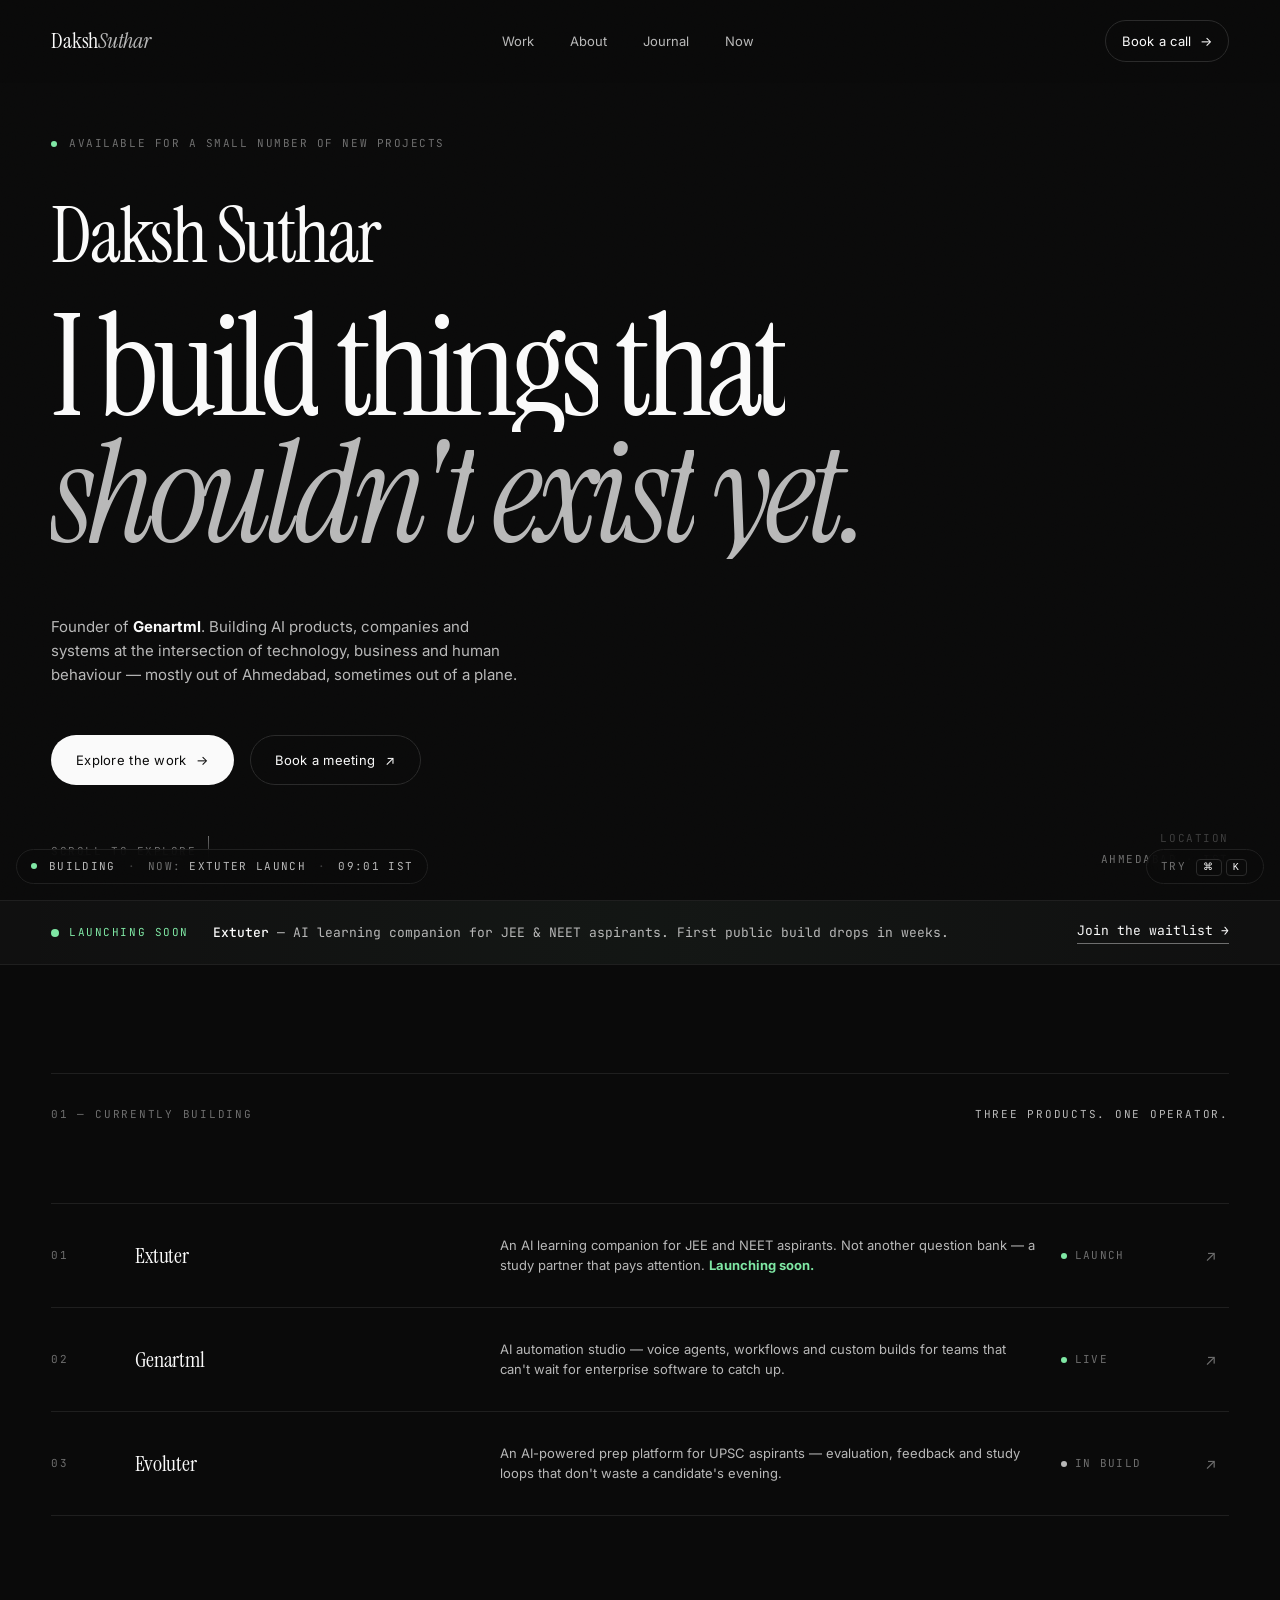
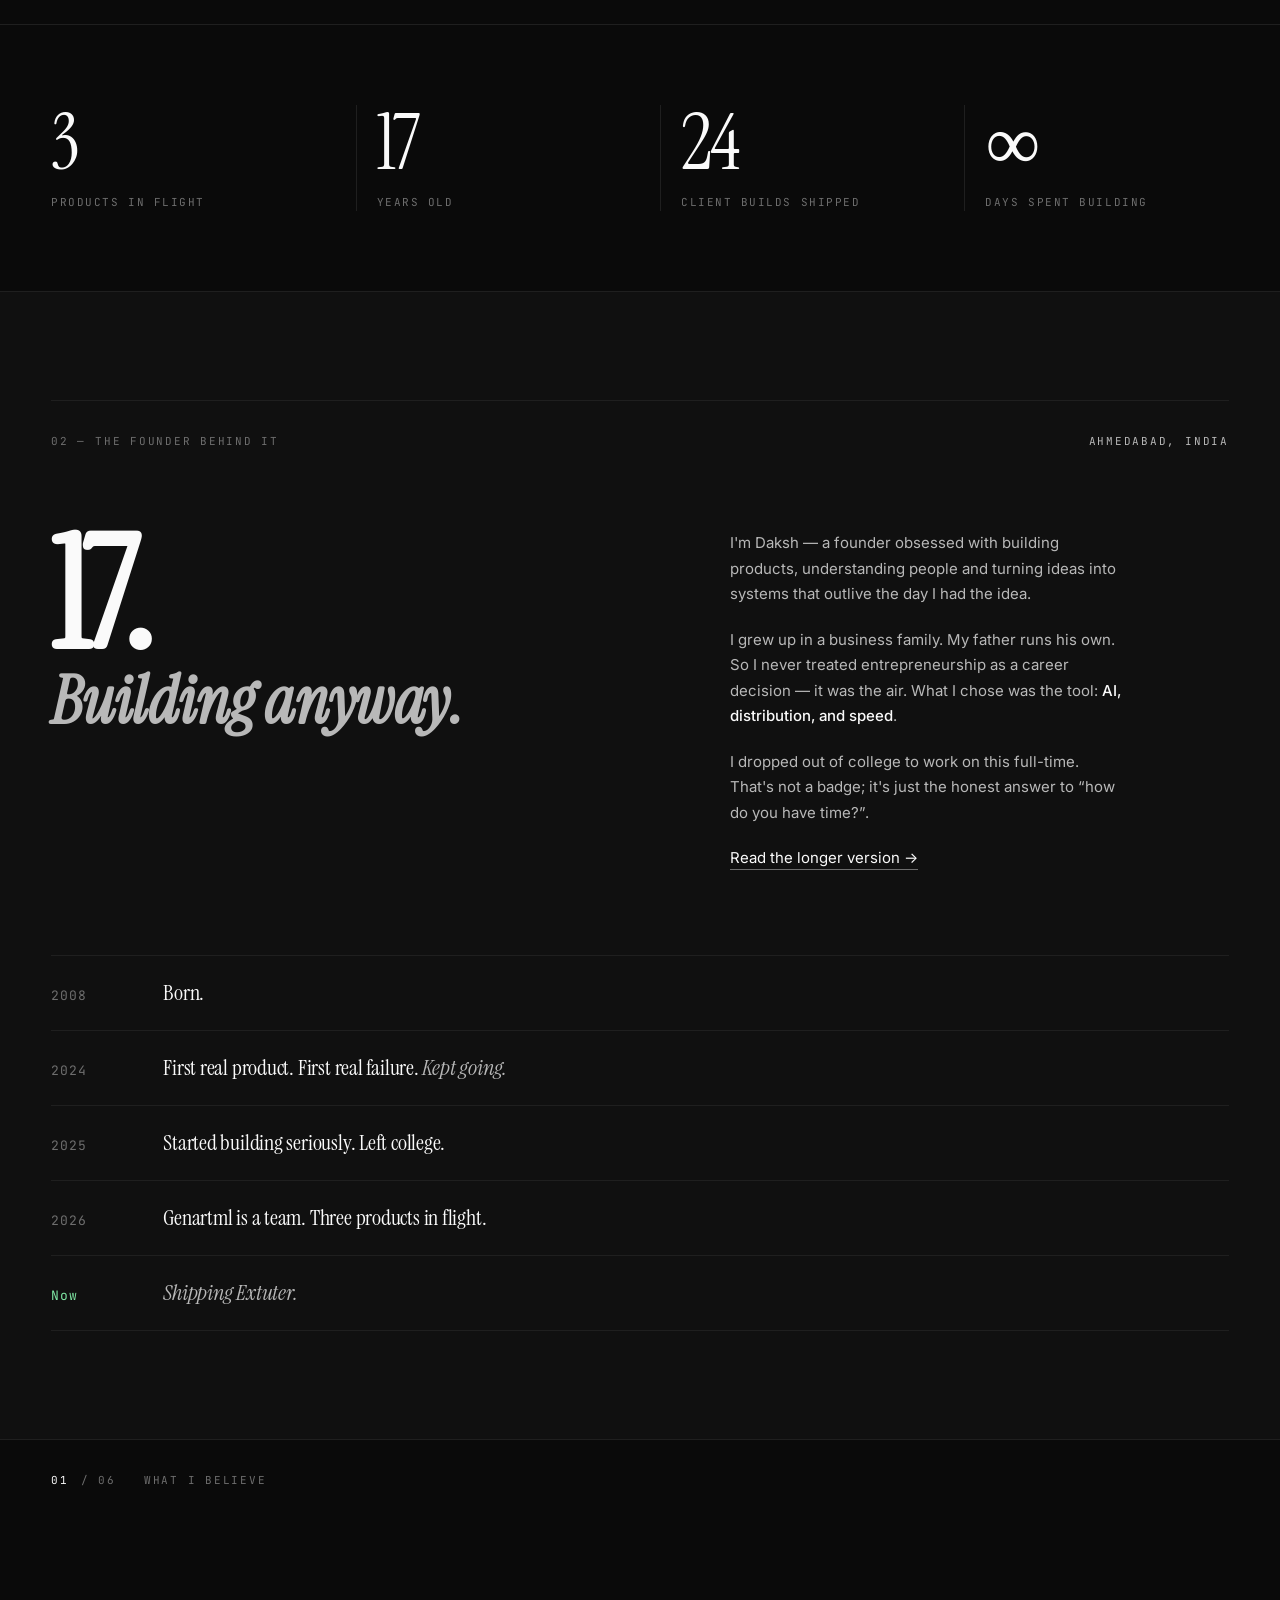
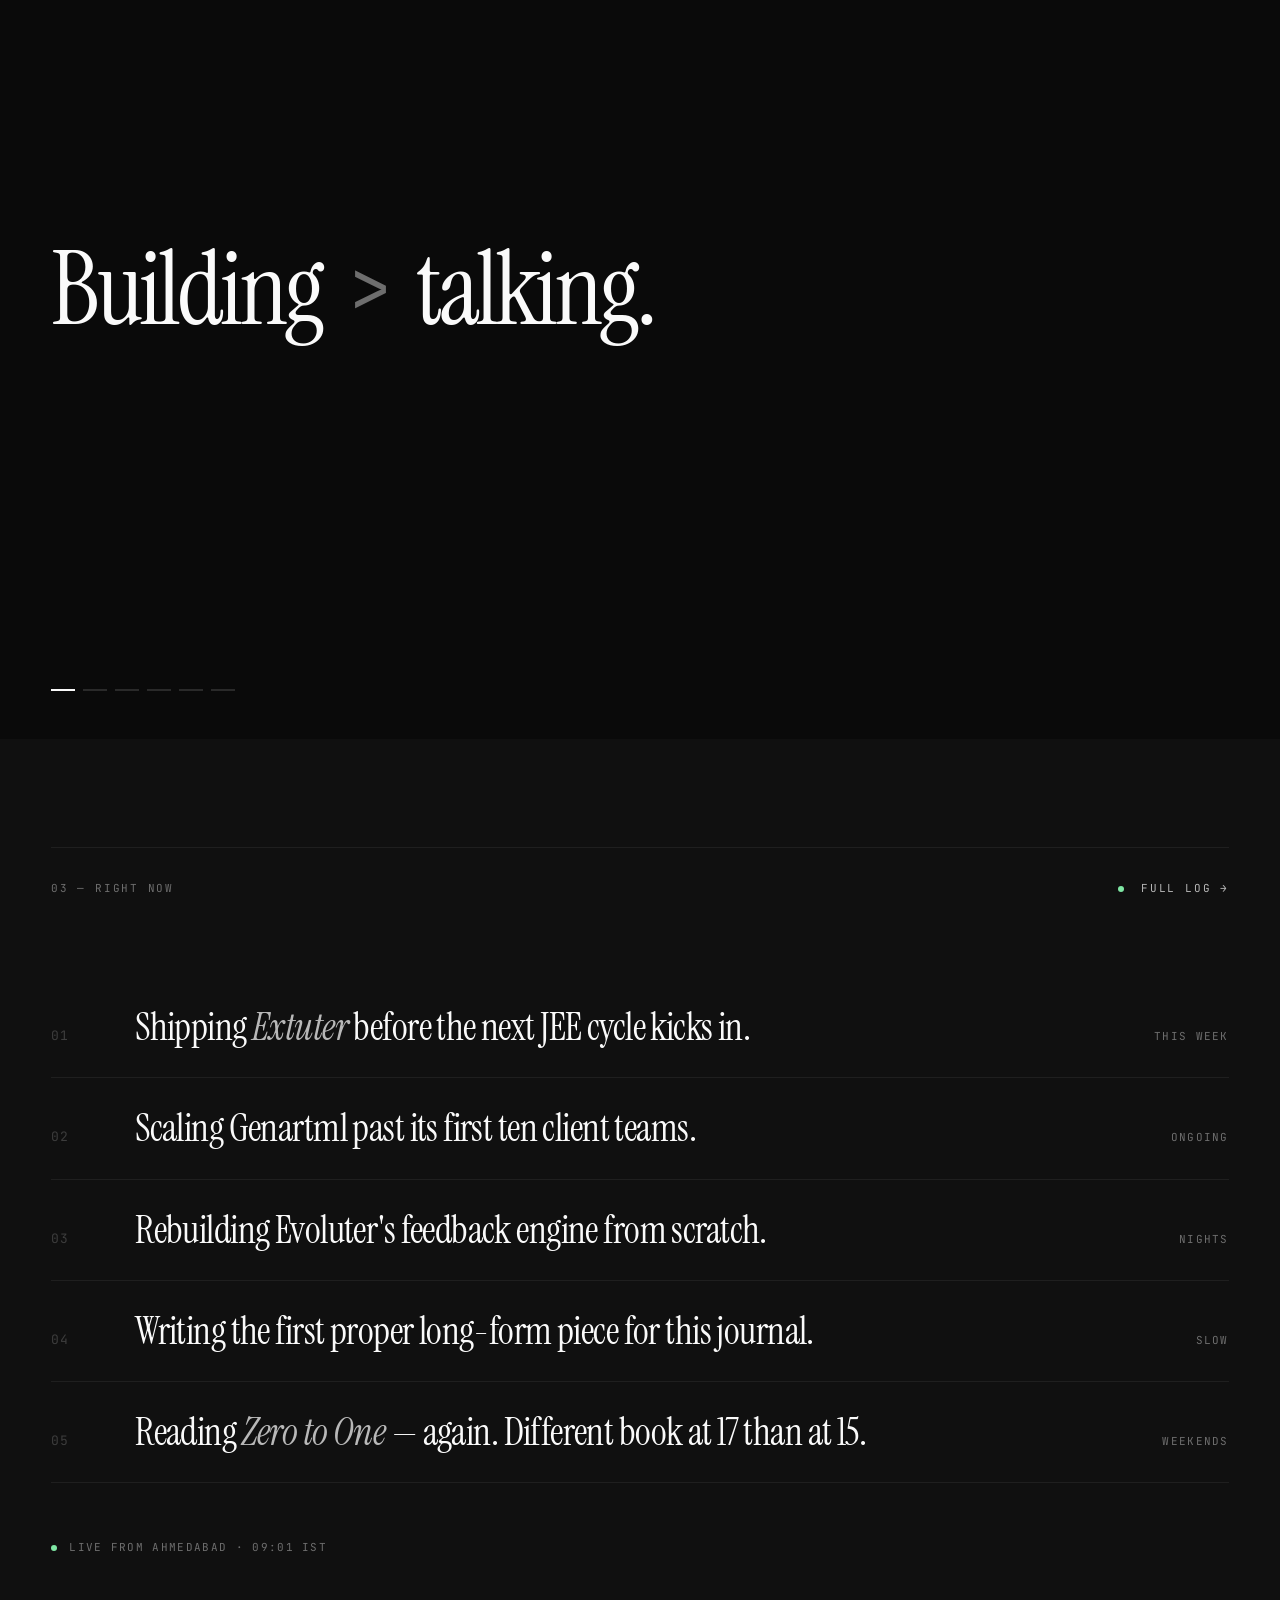
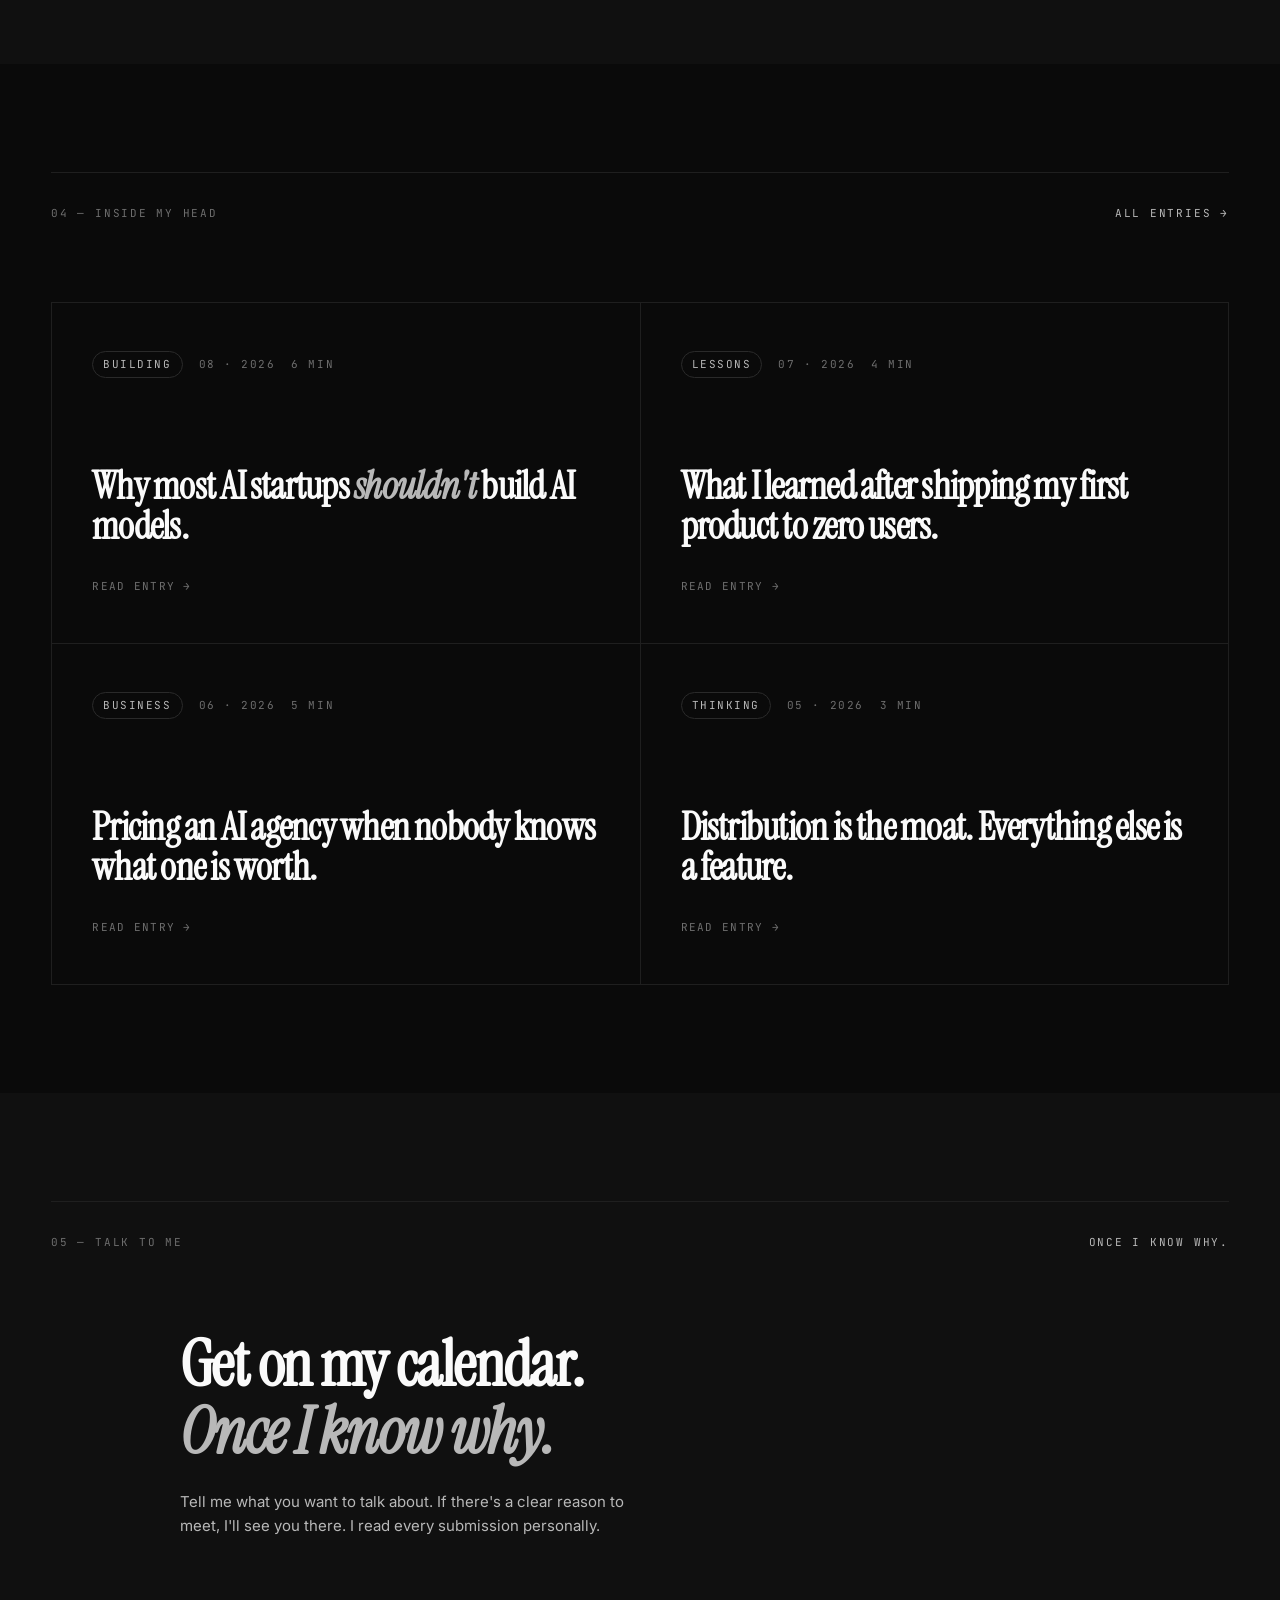
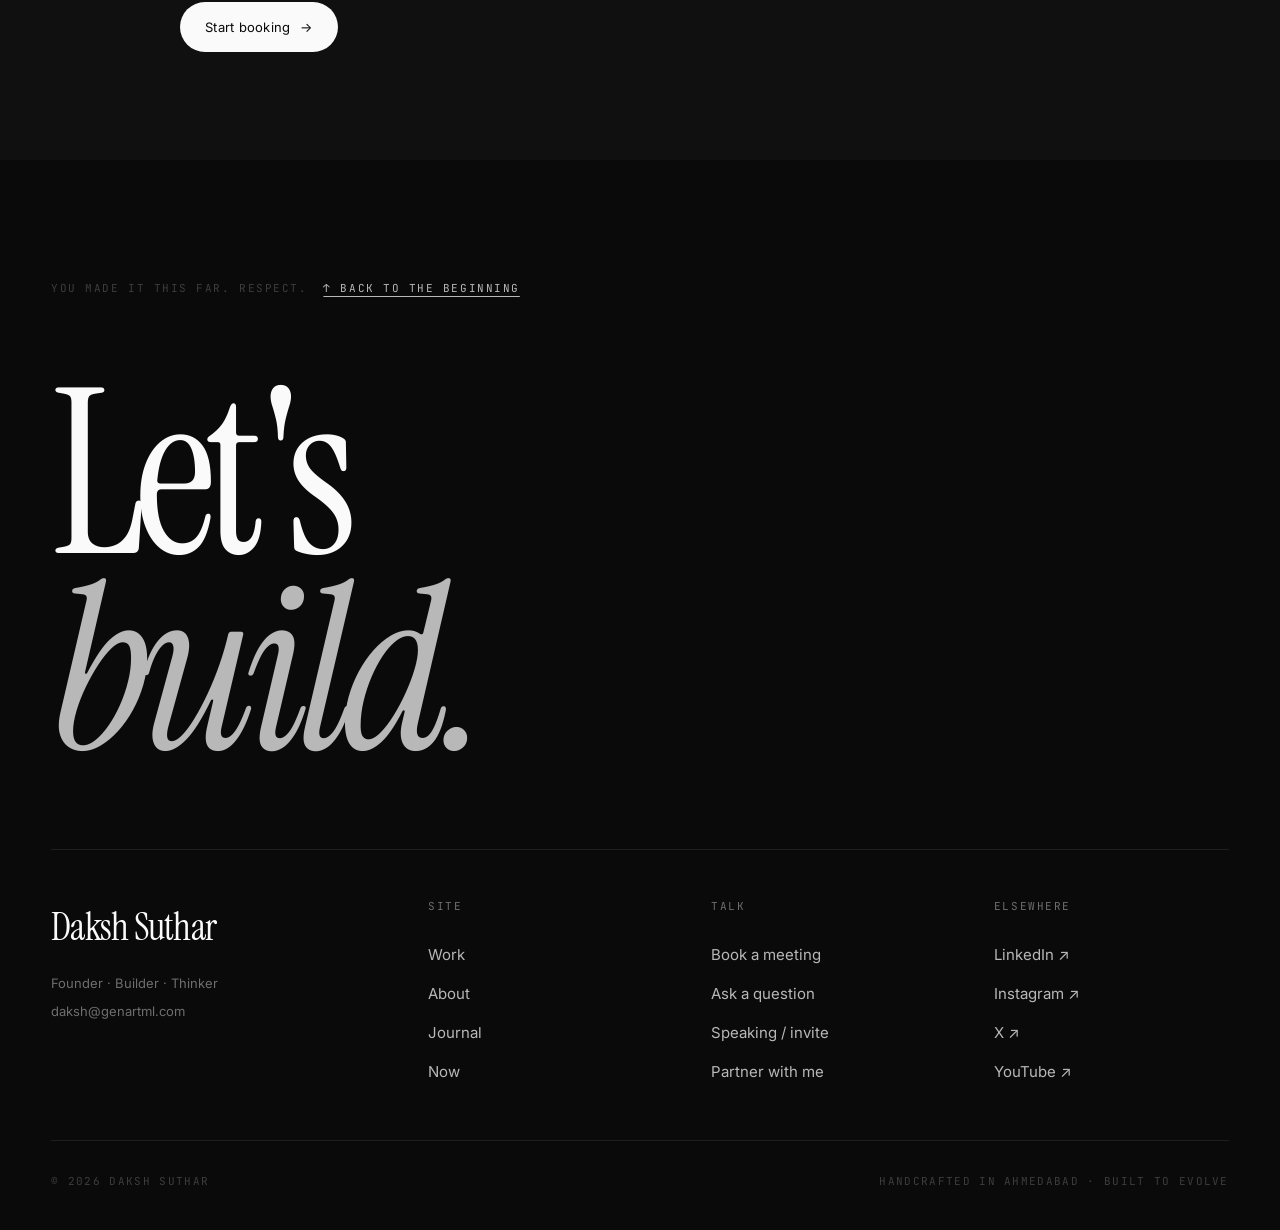
<file: index.html>
<!DOCTYPE html>
<html lang="en">
<head>
<meta charset="UTF-8" />
<meta name="viewport" content="width=device-width, initial-scale=1.0, viewport-fit=cover" />
<title>Daksh Suthar — Founder, Builder, Thinker</title>
<meta name="description" content="Founder of Genartml. Building AI products, companies and systems at the intersection of technology, business and human behaviour." />
<meta name="theme-color" content="#0A0A0A" />
<meta property="og:title" content="Daksh Suthar" />
<meta property="og:description" content="I build things that shouldn't exist yet." />
<meta property="og:type" content="website" />
<link rel="preconnect" href="https://fonts.googleapis.com">
<link rel="preconnect" href="https://fonts.gstatic.com" crossorigin>
<link href="https://fonts.googleapis.com/css2?family=Instrument+Serif:ital@0;1&family=Inter:wght@300;400;500;600&family=JetBrains+Mono:wght@400;500&display=swap" rel="stylesheet">
<link rel="stylesheet" href="assets/css/main.css">
    <link rel="icon" type="image/png" href="/favicon.png">
</head>
<body>

<div class="grain" aria-hidden="true"></div>

<!-- ═══════════════ NAV ═══════════════ -->
<nav class="nav" id="nav">
  <a href="index.html" class="nav__logo">Daksh<em>Suthar</em></a>
  <div class="nav__links">
    <a href="work/">Work</a>
    <a href="about.html">About</a>
    <a href="journal/">Journal</a>
    <a href="now.html">Now</a>
  </div>
  <div class="nav__right">
    <a href="book.html" class="nav__book"><span>Book a call</span><span class="arrow">→</span></a>
    <button class="nav__menu" onclick="toggleMenu()" aria-label="Menu">Menu</button>
  </div>
</nav>

<div class="mobile-menu" id="mobileMenu">
  <a href="work/" onclick="toggleMenu()">Work <em>01</em></a>
  <a href="about.html" onclick="toggleMenu()">About <em>02</em></a>
  <a href="journal/" onclick="toggleMenu()">Journal <em>03</em></a>
  <a href="now.html" onclick="toggleMenu()">Now <em>04</em></a>
  <a href="book.html" onclick="toggleMenu()">Book <em>05</em></a>
</div>

<!-- ═══════════════ HERO ═══════════════ -->
<section class="hero" id="top">
  <div class="hero__eyebrow">
    <span class="dot"></span>
    <span>Available for a small number of new projects</span>
  </div>

  <h1 class="hero__name">Daksh Suthar</h1>

  <h2 class="hero__headline">
    <span class="word"><span style="animation-delay:.55s">I</span></span>
    <span class="word"><span style="animation-delay:.65s">build</span></span>
    <span class="word"><span style="animation-delay:.75s">things</span></span>
    <span class="word"><span style="animation-delay:.85s">that</span></span>
    <span class="word"><em><span style="animation-delay:.95s">shouldn't</span></em></span>
    <span class="word"><em><span style="animation-delay:1.05s">exist</span></em></span>
    <span class="word"><em><span style="animation-delay:1.15s">yet.</span></em></span>
  </h2>

  <p class="hero__sub">
    Founder of <strong style="color:var(--ink)">Genartml</strong>. Building AI products, companies and systems at the intersection of technology, business and human behaviour — mostly out of Ahmedabad, sometimes out of a plane.
  </p>

  <div class="hero__ctas">
    <a href="#building" class="btn btn--primary">Explore the work <span class="arrow">→</span></a>
    <a href="book.html" class="btn btn--ghost">Book a meeting <span class="arrow">↗</span></a>
  </div>

  <div class="hero__scroll">
    <span>Scroll to explore</span>
    <div class="line"></div>
  </div>

  <div class="hero__meta">
    <span class="k">Location</span>
    <span>Ahmedabad · IST</span>
  </div>
</section>

<!-- ═══════════════ EXTUTER LAUNCH BANNER ═══════════════ -->
<div class="launch-banner">
  <div class="launch-banner__pulse"><span class="d"></span>Launching soon</div>
  <div class="launch-banner__text">
    <strong>Extuter</strong> — AI learning companion for JEE &amp; NEET aspirants. First public build drops in weeks.
  </div>
  <a href="work/extuter.html" class="launch-banner__cta">Join the waitlist <span>→</span></a>
</div>

<!-- ═══════════════ BUILDING ═══════════════ -->
<section class="section" id="building">
  <div class="section__head reveal">
    <div class="section__label">01 — Currently building</div>
    <div class="section__label" style="color:var(--ink-2)">Three products. One operator.</div>
  </div>

  <div class="building__list">

    <a href="work/extuter.html" class="building__row reveal">
      <span class="building__num">01</span>
      <span class="building__name">Extuter</span>
      <span class="building__desc">An AI learning companion for JEE and NEET aspirants. Not another question bank — a study partner that pays attention. <strong style="color:var(--live)">Launching soon.</strong></span>
      <span class="building__status live"><span class="s"></span>Launch</span>
      <span class="building__arrow">↗</span>
    </a>

    <a href="work/genartml.html" class="building__row reveal">
      <span class="building__num">02</span>
      <span class="building__name">Genartml</span>
      <span class="building__desc">AI automation studio — voice agents, workflows and custom builds for teams that can't wait for enterprise software to catch up.</span>
      <span class="building__status live"><span class="s"></span>Live</span>
      <span class="building__arrow">↗</span>
    </a>

    <a href="work/evoluter.html" class="building__row reveal">
      <span class="building__num">03</span>
      <span class="building__name">Evoluter</span>
      <span class="building__desc">An AI-powered prep platform for UPSC aspirants — evaluation, feedback and study loops that don't waste a candidate's evening.</span>
      <span class="building__status beta"><span class="s"></span>In build</span>
      <span class="building__arrow">↗</span>
    </a>

  </div>
</section>

<!-- ═══════════════ PROOF ═══════════════ -->
<section class="proof">
  <div class="proof__grid reveal">
    <div class="proof__stat"><div class="proof__n" data-n="3">0</div><div class="proof__l">Products in flight</div></div>
    <div class="proof__stat"><div class="proof__n" data-n="17">0</div><div class="proof__l">Years old</div></div>
    <div class="proof__stat"><div class="proof__n" data-n="24">0</div><div class="proof__l">Client builds shipped</div></div>
    <div class="proof__stat"><div class="proof__n">∞</div><div class="proof__l">Days spent building</div></div>
  </div>
</section>

<!-- ═══════════════ ABOUT ═══════════════ -->
<section class="section about" id="about">
  <div class="section__head reveal">
    <div class="section__label">02 — The founder behind it</div>
    <div class="section__label" style="color:var(--ink-2)">Ahmedabad, India</div>
  </div>

  <div class="about__grid">
    <div>
      <h2 class="about__title reveal">17.<em>Building anyway.</em></h2>
    </div>
    <div class="about__body reveal">
      <p>I'm Daksh — a founder obsessed with building products, understanding people and turning ideas into systems that outlive the day I had the idea.</p>
      <p>I grew up in a business family. My father runs his own. So I never treated entrepreneurship as a career decision — it was the air. What I chose was the tool: <strong>AI, distribution, and speed</strong>.</p>
      <p>I dropped out of college to work on this full-time. That's not a badge; it's just the honest answer to &ldquo;how do you have time?&rdquo;.</p>
      <p><a href="about.html" style="color:var(--ink);border-bottom:1px solid var(--ink-3);padding-bottom:2px">Read the longer version →</a></p>
    </div>
  </div>

  <div class="timeline reveal">
    <div class="timeline__row"><span class="timeline__year">2008</span><span class="timeline__text">Born.</span></div>
    <div class="timeline__row"><span class="timeline__year">2024</span><span class="timeline__text">First real product. First real failure. <em>Kept going.</em></span></div>
    <div class="timeline__row"><span class="timeline__year">2025</span><span class="timeline__text">Started building seriously. Left college.</span></div>
    <div class="timeline__row"><span class="timeline__year">2026</span><span class="timeline__text">Genartml is a team. Three products in flight.</span></div>
    <div class="timeline__row now"><span class="timeline__year">Now</span><span class="timeline__text"><em>Shipping Extuter.</em></span></div>
  </div>
</section>

<!-- ═══════════════ MANIFESTO ═══════════════ -->
<section class="manifesto" id="manifesto">
  <div class="manifesto__stage">
    <div class="manifesto__label"><span class="idx" id="mfIdx">01</span><span>/ 06</span><span style="margin-left:16px">What I believe</span></div>
    <div class="manifesto__quote" id="mfQuote">Building <span class="gt">&gt;</span> talking.</div>
    <div class="manifesto__dots" id="mfDots">
      <span class="on"></span><span></span><span></span><span></span><span></span><span></span>
    </div>
  </div>
</section>

<!-- ═══════════════ NOW PREVIEW ═══════════════ -->
<section class="section now" id="now">
  <div class="section__head reveal">
    <div class="section__label">03 — Right now</div>
    <a href="now.html" class="section__label" style="color:var(--ink-2)">
      <span class="dot" style="display:inline-block;width:6px;height:6px;border-radius:50%;background:var(--live);margin-right:8px;vertical-align:middle"></span>
      Full log →
    </a>
  </div>

  <div class="now__list">
    <div class="now__row reveal">
      <span class="now__num">01</span>
      <span class="now__task">Shipping <em>Extuter</em> before the next JEE cycle kicks in.</span>
      <span class="now__meta">This week</span>
    </div>
    <div class="now__row reveal">
      <span class="now__num">02</span>
      <span class="now__task">Scaling Genartml past its first ten client teams.</span>
      <span class="now__meta">Ongoing</span>
    </div>
    <div class="now__row reveal">
      <span class="now__num">03</span>
      <span class="now__task">Rebuilding Evoluter's feedback engine from scratch.</span>
      <span class="now__meta">Nights</span>
    </div>
    <div class="now__row reveal">
      <span class="now__num">04</span>
      <span class="now__task">Writing the first proper long-form piece for this journal.</span>
      <span class="now__meta">Slow</span>
    </div>
    <div class="now__row reveal">
      <span class="now__num">05</span>
      <span class="now__task">Reading <em>Zero to One</em> — again. Different book at 17 than at 15.</span>
      <span class="now__meta">Weekends</span>
    </div>
  </div>

  <div class="now__stamp"><span class="dot"></span><span>Live from Ahmedabad · <span id="clock">--:--</span> IST</span></div>
</section>

<!-- ═══════════════ JOURNAL ═══════════════ -->
<section class="section" id="journal">
  <div class="section__head reveal">
    <div class="section__label">04 — Inside my head</div>
    <a href="journal/" class="section__label" style="color:var(--ink-2)">All entries →</a>
  </div>

  <div class="journal__grid">
    <a href="journal/why-ai-startups-shouldnt-build-models.html" class="journal__card reveal">
      <div class="journal__meta">
        <span class="journal__cat">Building</span>
        <span>08 · 2026</span>
        <span>6 min</span>
      </div>
      <h3 class="journal__title">Why most AI startups <em>shouldn't</em> build AI models.</h3>
      <span class="journal__read">Read entry <span class="arrow">→</span></span>
    </a>

    <a href="journal/" class="journal__card reveal">
      <div class="journal__meta">
        <span class="journal__cat">Lessons</span>
        <span>07 · 2026</span>
        <span>4 min</span>
      </div>
      <h3 class="journal__title">What I learned after shipping my first product to zero users.</h3>
      <span class="journal__read">Read entry <span class="arrow">→</span></span>
    </a>

    <a href="journal/" class="journal__card reveal">
      <div class="journal__meta">
        <span class="journal__cat">Business</span>
        <span>06 · 2026</span>
        <span>5 min</span>
      </div>
      <h3 class="journal__title">Pricing an AI agency when nobody knows what one is worth.</h3>
      <span class="journal__read">Read entry <span class="arrow">→</span></span>
    </a>

    <a href="journal/" class="journal__card reveal">
      <div class="journal__meta">
        <span class="journal__cat">Thinking</span>
        <span>05 · 2026</span>
        <span>3 min</span>
      </div>
      <h3 class="journal__title">Distribution is the moat. Everything else is a feature.</h3>
      <span class="journal__read">Read entry <span class="arrow">→</span></span>
    </a>
  </div>
</section>

<!-- ═══════════════ CTA BOOK ═══════════════ -->
<section class="section book" id="cta-book">
  <div class="section__head reveal">
    <div class="section__label">05 — Talk to me</div>
    <div class="section__label" style="color:var(--ink-2)">Once I know why.</div>
  </div>

  <div class="book__wrap">
    <h2 class="book__lede reveal">Get on my calendar.<br><em>Once I know why.</em></h2>
    <p class="book__sub reveal">
      Tell me what you want to talk about. If there's a clear reason to meet, I'll see you there. I read every submission personally.
    </p>
    <div class="reveal">
      <a href="book.html" class="btn btn--primary">Start booking <span class="arrow">→</span></a>
    </div>
  </div>
</section>

<!-- ═══════════════ FOOTER ═══════════════ -->
<footer class="footer">
  <div class="footer__respect">
    <span>You made it this far. Respect.</span>
    <a href="#top" class="footer__up">↑ Back to the beginning</a>
  </div>

  <div class="footer__huge">Let's<br><em>build.</em></div>

  <div class="footer__grid">
    <div class="footer__col">
      <div class="footer__mark">Daksh Suthar</div>
      <div class="footer__tag">Founder · Builder · Thinker</div>
      <div class="footer__tag" style="margin-top:8px">daksh@genartml.com</div>
    </div>
    <div class="footer__col">
      <h4>Site</h4>
      <a href="work/">Work</a>
      <a href="about.html">About</a>
      <a href="journal/">Journal</a>
      <a href="now.html">Now</a>
    </div>
    <div class="footer__col">
      <h4>Talk</h4>
      <a href="book.html">Book a meeting</a>
      <a href="ask.html">Ask a question</a>
      <a href="contact.html">Speaking / invite</a>
      <a href="contact.html">Partner with me</a>
    </div>
    <div class="footer__col">
      <h4>Elsewhere</h4>
      <a href="https://linkedin.com/in/daksh-suthar" target="_blank" rel="noopener">LinkedIn ↗</a>
      <a href="https://instagram.com/daksh.suthar" target="_blank" rel="noopener">Instagram ↗</a>
      <a href="https://x.com/dakshsuthar" target="_blank" rel="noopener">X ↗</a>
      <a href="https://youtube.com/@dakshsuthar" target="_blank" rel="noopener">YouTube ↗</a>
    </div>
  </div>

  <div class="footer__base">
    <span>© 2026 Daksh Suthar</span>
    <span>Handcrafted in Ahmedabad · Built to evolve</span>
  </div>
</footer>

<!-- ═══════════════ STATUS BAR ═══════════════ -->
<div class="status" onclick="openCmd()">
  <span class="dot"></span>
  <span>Building</span>
  <span class="sep">·</span>
  <span class="mo-hide"><span class="k">Now:</span> Extuter launch</span>
  <span class="sep mo-hide">·</span>
  <span id="statusClock">--:-- IST</span>
</div>

<div class="kbd-hint">Try <kbd>⌘</kbd><kbd>K</kbd></div>

<!-- ═══════════════ COMMAND PALETTE ═══════════════ -->
<div class="cmd" id="cmd">
  <div class="cmd__box">
    <input class="cmd__input" id="cmdInput" placeholder="Search or jump to…" />
    <div class="cmd__list" id="cmdList">
      <a class="cmd__item" href="index.html"><div class="cmd__icon">H</div><div class="cmd__name">Home</div><div class="cmd__sub">Top</div></a>
      <a class="cmd__item" href="work/"><div class="cmd__icon">W</div><div class="cmd__name">Work — all projects</div><div class="cmd__sub">01</div></a>
      <a class="cmd__item" href="work/extuter.html"><div class="cmd__icon">E</div><div class="cmd__name">Extuter — launching soon</div><div class="cmd__sub">New</div></a>
      <a class="cmd__item" href="work/genartml.html"><div class="cmd__icon">G</div><div class="cmd__name">Genartml — the studio</div><div class="cmd__sub">Live</div></a>
      <a class="cmd__item" href="work/evoluter.html"><div class="cmd__icon">V</div><div class="cmd__name">Evoluter — UPSC prep</div><div class="cmd__sub">Beta</div></a>
      <a class="cmd__item" href="about.html"><div class="cmd__icon">A</div><div class="cmd__name">About Daksh</div><div class="cmd__sub">02</div></a>
      <a class="cmd__item" href="now.html"><div class="cmd__icon">N</div><div class="cmd__name">Right now</div><div class="cmd__sub">Live</div></a>
      <a class="cmd__item" href="journal/"><div class="cmd__icon">J</div><div class="cmd__name">Journal</div><div class="cmd__sub">Inside my head</div></a>
      <a class="cmd__item" href="book.html"><div class="cmd__icon">B</div><div class="cmd__name">Book a meeting</div><div class="cmd__sub">Calendar</div></a>
      <a class="cmd__item" href="ask.html"><div class="cmd__icon">?</div><div class="cmd__name">Ask Daksh</div><div class="cmd__sub">Anything</div></a>
      <a class="cmd__item" href="contact.html"><div class="cmd__icon">C</div><div class="cmd__name">Contact / Speaking</div><div class="cmd__sub">Direct</div></a>
      <a class="cmd__item" href="mailto:daksh@genartml.com"><div class="cmd__icon">@</div><div class="cmd__name">Email Daksh</div><div class="cmd__sub">Mail</div></a>
    </div>
    <div class="cmd__foot">
      <span><kbd>↑</kbd><kbd>↓</kbd> Navigate</span>
      <span><kbd>↵</kbd> Go</span>
      <span><kbd>esc</kbd> Close</span>
    </div>
  </div>
</div>

<script src="assets/js/main.js"></script>
</body>
</html>
</file>
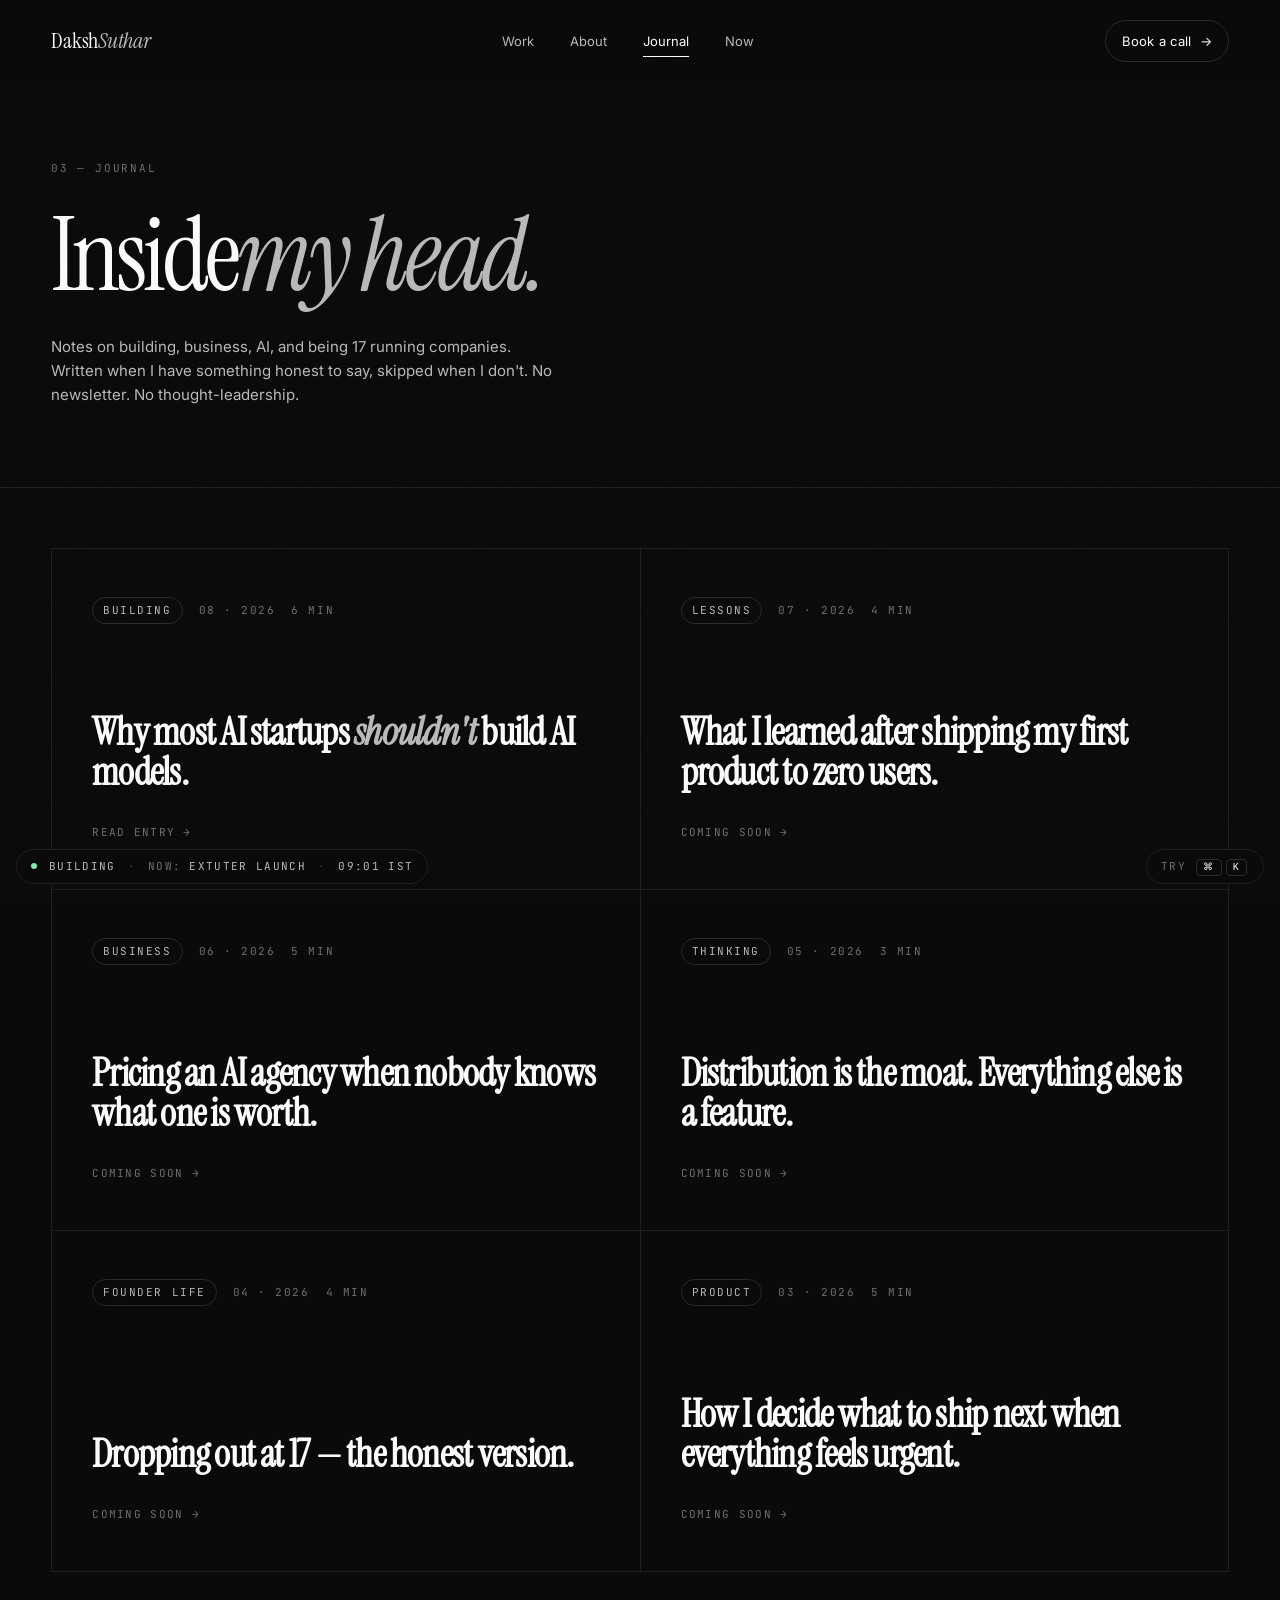
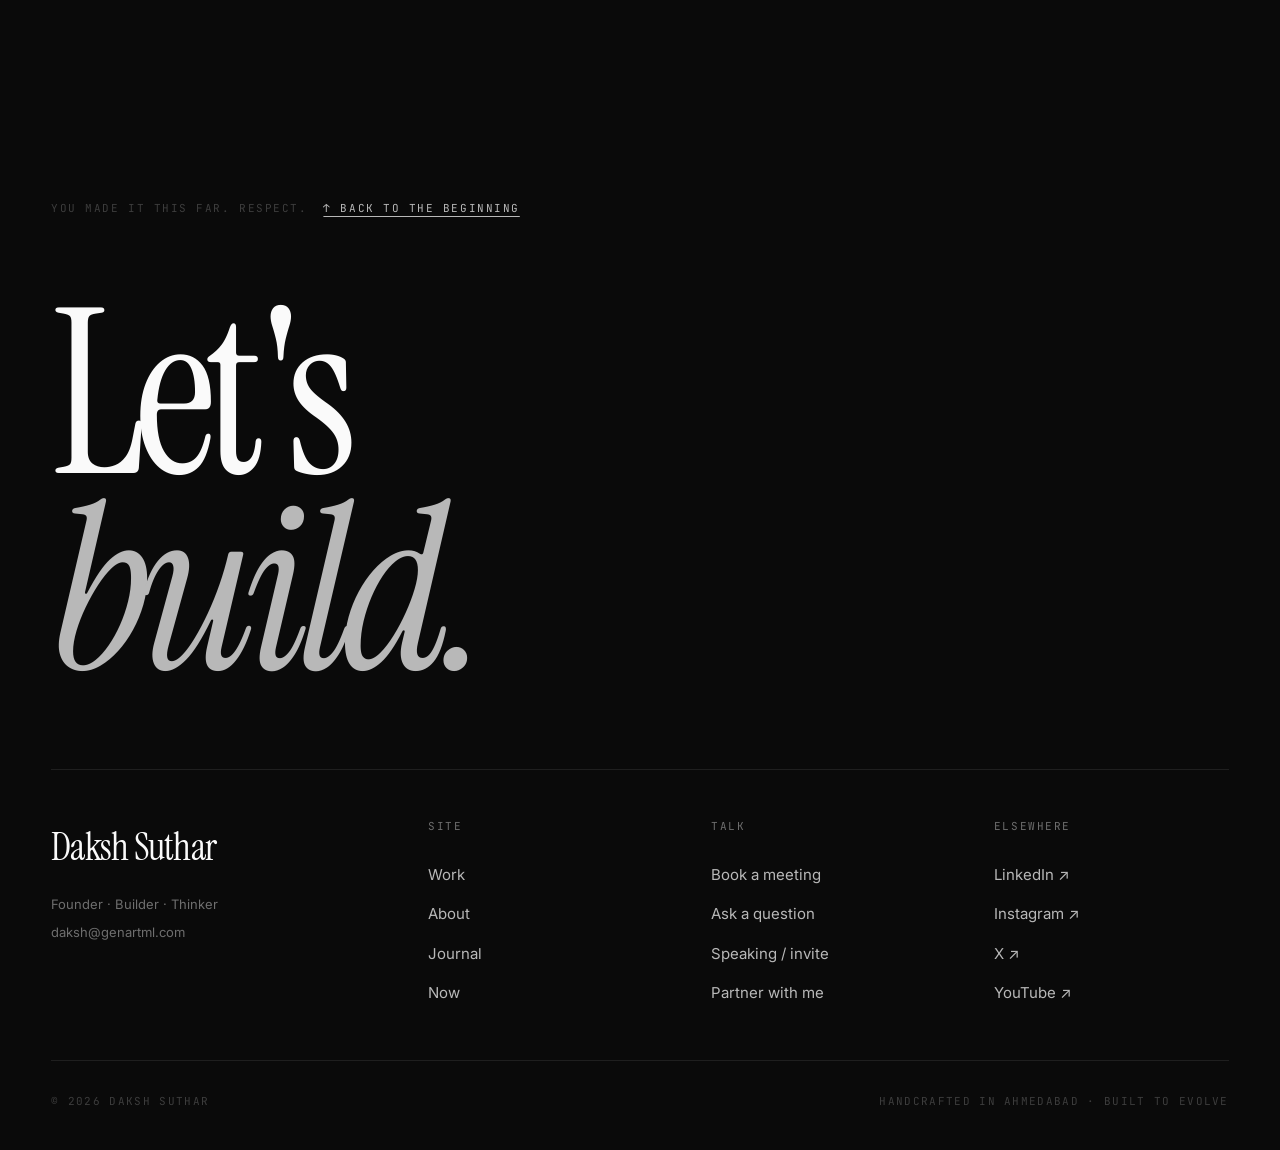
<file: journal/index.html>
<!DOCTYPE html>
<html lang="en">
<head>
<meta charset="UTF-8" />
<meta name="viewport" content="width=device-width, initial-scale=1.0, viewport-fit=cover" />
<title>Journal — Daksh Suthar</title>
<meta name="description" content="Notes on building, business, AI, and being 17 running companies." />
<meta name="theme-color" content="#0A0A0A" />
<link rel="preconnect" href="https://fonts.googleapis.com">
<link rel="preconnect" href="https://fonts.gstatic.com" crossorigin>
<link href="https://fonts.googleapis.com/css2?family=Instrument+Serif:ital@0;1&family=Inter:wght@300;400;500;600&family=JetBrains+Mono:wght@400;500&display=swap" rel="stylesheet">
<link rel="stylesheet" href="../assets/css/main.css">
    <link rel="icon" type="image/png" href="/favicon.png">
</head>
<body>

<div class="grain" aria-hidden="true"></div>

<nav class="nav" id="nav">
  <a href="../index.html" class="nav__logo">Daksh<em>Suthar</em></a>
  <div class="nav__links">
    <a href="../work/">Work</a>
    <a href="../about.html">About</a>
    <a href="./" class="on">Journal</a>
    <a href="../now.html">Now</a>
  </div>
  <div class="nav__right">
    <a href="../book.html" class="nav__book"><span>Book a call</span><span class="arrow">→</span></a>
    <button class="nav__menu" onclick="toggleMenu()" aria-label="Menu">Menu</button>
  </div>
</nav>

<div class="mobile-menu" id="mobileMenu">
  <a href="../work/" onclick="toggleMenu()">Work <em>01</em></a>
  <a href="../about.html" onclick="toggleMenu()">About <em>02</em></a>
  <a href="./" onclick="toggleMenu()">Journal <em>03</em></a>
  <a href="../now.html" onclick="toggleMenu()">Now <em>04</em></a>
  <a href="../book.html" onclick="toggleMenu()">Book <em>05</em></a>
</div>

<section class="page-hero" id="top">
  <div class="page-hero__label">03 — Journal</div>
  <h1 class="page-hero__title">Inside<em>my head.</em></h1>
  <p class="page-hero__sub">
    Notes on building, business, AI, and being 17 running companies. Written when I have something honest to say, skipped when I don't. No newsletter. No thought-leadership.
  </p>
</section>

<section class="section" style="padding-top:60px">
  <div class="journal__grid">
    <a href="why-ai-startups-shouldnt-build-models.html" class="journal__card reveal">
      <div class="journal__meta">
        <span class="journal__cat">Building</span>
        <span>08 · 2026</span>
        <span>6 min</span>
      </div>
      <h3 class="journal__title">Why most AI startups <em>shouldn't</em> build AI models.</h3>
      <span class="journal__read">Read entry <span class="arrow">→</span></span>
    </a>

    <a href="#" class="journal__card reveal" onclick="event.preventDefault()">
      <div class="journal__meta">
        <span class="journal__cat">Lessons</span>
        <span>07 · 2026</span>
        <span>4 min</span>
      </div>
      <h3 class="journal__title">What I learned after shipping my first product to zero users.</h3>
      <span class="journal__read">Coming soon <span class="arrow">→</span></span>
    </a>

    <a href="#" class="journal__card reveal" onclick="event.preventDefault()">
      <div class="journal__meta">
        <span class="journal__cat">Business</span>
        <span>06 · 2026</span>
        <span>5 min</span>
      </div>
      <h3 class="journal__title">Pricing an AI agency when nobody knows what one is worth.</h3>
      <span class="journal__read">Coming soon <span class="arrow">→</span></span>
    </a>

    <a href="#" class="journal__card reveal" onclick="event.preventDefault()">
      <div class="journal__meta">
        <span class="journal__cat">Thinking</span>
        <span>05 · 2026</span>
        <span>3 min</span>
      </div>
      <h3 class="journal__title">Distribution is the moat. Everything else is a feature.</h3>
      <span class="journal__read">Coming soon <span class="arrow">→</span></span>
    </a>

    <a href="#" class="journal__card reveal" onclick="event.preventDefault()">
      <div class="journal__meta">
        <span class="journal__cat">Founder life</span>
        <span>04 · 2026</span>
        <span>4 min</span>
      </div>
      <h3 class="journal__title">Dropping out at 17 — the honest version.</h3>
      <span class="journal__read">Coming soon <span class="arrow">→</span></span>
    </a>

    <a href="#" class="journal__card reveal" onclick="event.preventDefault()">
      <div class="journal__meta">
        <span class="journal__cat">Product</span>
        <span>03 · 2026</span>
        <span>5 min</span>
      </div>
      <h3 class="journal__title">How I decide what to ship next when everything feels urgent.</h3>
      <span class="journal__read">Coming soon <span class="arrow">→</span></span>
    </a>
  </div>
</section>

<footer class="footer">
  <div class="footer__respect">
    <span>You made it this far. Respect.</span>
    <a href="#top" class="footer__up">↑ Back to the beginning</a>
  </div>
  <div class="footer__huge">Let's<br><em>build.</em></div>
  <div class="footer__grid">
    <div class="footer__col">
      <div class="footer__mark">Daksh Suthar</div>
      <div class="footer__tag">Founder · Builder · Thinker</div>
      <div class="footer__tag" style="margin-top:8px">daksh@genartml.com</div>
    </div>
    <div class="footer__col"><h4>Site</h4><a href="../work/">Work</a><a href="../about.html">About</a><a href="./">Journal</a><a href="../now.html">Now</a></div>
    <div class="footer__col"><h4>Talk</h4><a href="../book.html">Book a meeting</a><a href="../ask.html">Ask a question</a><a href="../contact.html">Speaking / invite</a><a href="../contact.html">Partner with me</a></div>
    <div class="footer__col"><h4>Elsewhere</h4><a href="https://linkedin.com/in/daksh-suthar" target="_blank" rel="noopener">LinkedIn ↗</a><a href="https://instagram.com/daksh.suthar" target="_blank" rel="noopener">Instagram ↗</a><a href="https://x.com/dakshsuthar" target="_blank" rel="noopener">X ↗</a><a href="https://youtube.com/@dakshsuthar" target="_blank" rel="noopener">YouTube ↗</a></div>
  </div>
  <div class="footer__base"><span>© 2026 Daksh Suthar</span><span>Handcrafted in Ahmedabad · Built to evolve</span></div>
</footer>

<div class="status" onclick="openCmd()"><span class="dot"></span><span>Building</span><span class="sep">·</span><span class="mo-hide"><span class="k">Now:</span> Extuter launch</span><span class="sep mo-hide">·</span><span id="statusClock">--:-- IST</span></div>
<div class="kbd-hint">Try <kbd>⌘</kbd><kbd>K</kbd></div>

<div class="cmd" id="cmd">
  <div class="cmd__box">
    <input class="cmd__input" id="cmdInput" placeholder="Search or jump to…" />
    <div class="cmd__list" id="cmdList">
      <a class="cmd__item" href="../index.html"><div class="cmd__icon">H</div><div class="cmd__name">Home</div><div class="cmd__sub">Top</div></a>
      <a class="cmd__item" href="../work/"><div class="cmd__icon">W</div><div class="cmd__name">Work — all projects</div><div class="cmd__sub">01</div></a>
      <a class="cmd__item" href="../work/extuter.html"><div class="cmd__icon">E</div><div class="cmd__name">Extuter — launching soon</div><div class="cmd__sub">New</div></a>
      <a class="cmd__item" href="../work/genartml.html"><div class="cmd__icon">G</div><div class="cmd__name">Genartml — the studio</div><div class="cmd__sub">Live</div></a>
      <a class="cmd__item" href="../work/evoluter.html"><div class="cmd__icon">V</div><div class="cmd__name">Evoluter — UPSC prep</div><div class="cmd__sub">Beta</div></a>
      <a class="cmd__item" href="../about.html"><div class="cmd__icon">A</div><div class="cmd__name">About Daksh</div><div class="cmd__sub">02</div></a>
      <a class="cmd__item" href="../now.html"><div class="cmd__icon">N</div><div class="cmd__name">Right now</div><div class="cmd__sub">Live</div></a>
      <a class="cmd__item" href="./"><div class="cmd__icon">J</div><div class="cmd__name">Journal</div><div class="cmd__sub">Inside my head</div></a>
      <a class="cmd__item" href="../book.html"><div class="cmd__icon">B</div><div class="cmd__name">Book a meeting</div><div class="cmd__sub">Calendar</div></a>
      <a class="cmd__item" href="../ask.html"><div class="cmd__icon">?</div><div class="cmd__name">Ask Daksh</div><div class="cmd__sub">Anything</div></a>
      <a class="cmd__item" href="../contact.html"><div class="cmd__icon">C</div><div class="cmd__name">Contact / Speaking</div><div class="cmd__sub">Direct</div></a>
      <a class="cmd__item" href="mailto:daksh@genartml.com"><div class="cmd__icon">@</div><div class="cmd__name">Email Daksh</div><div class="cmd__sub">Mail</div></a>
    </div>
    <div class="cmd__foot"><span><kbd>↑</kbd><kbd>↓</kbd> Navigate</span><span><kbd>↵</kbd> Go</span><span><kbd>esc</kbd> Close</span></div>
  </div>
</div>

<script src="../assets/js/main.js"></script>
</body>
</html>
</file>
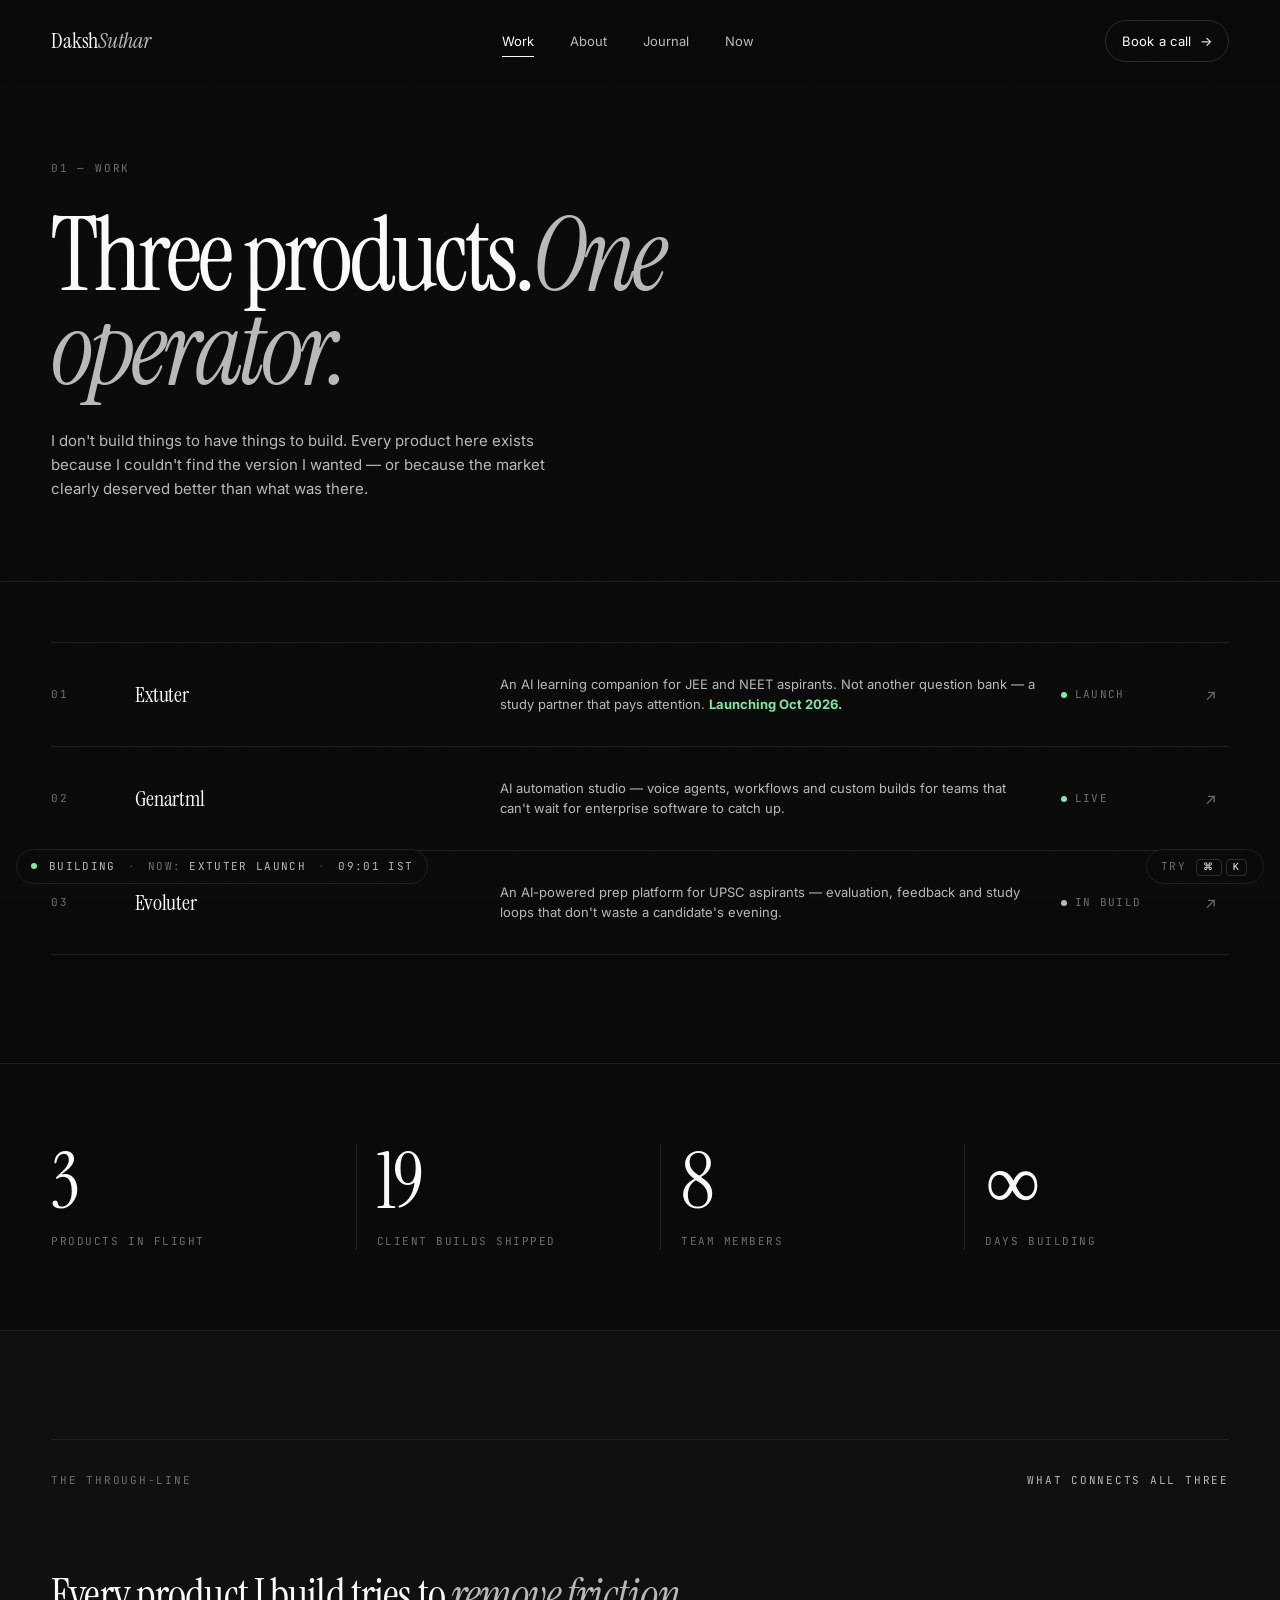
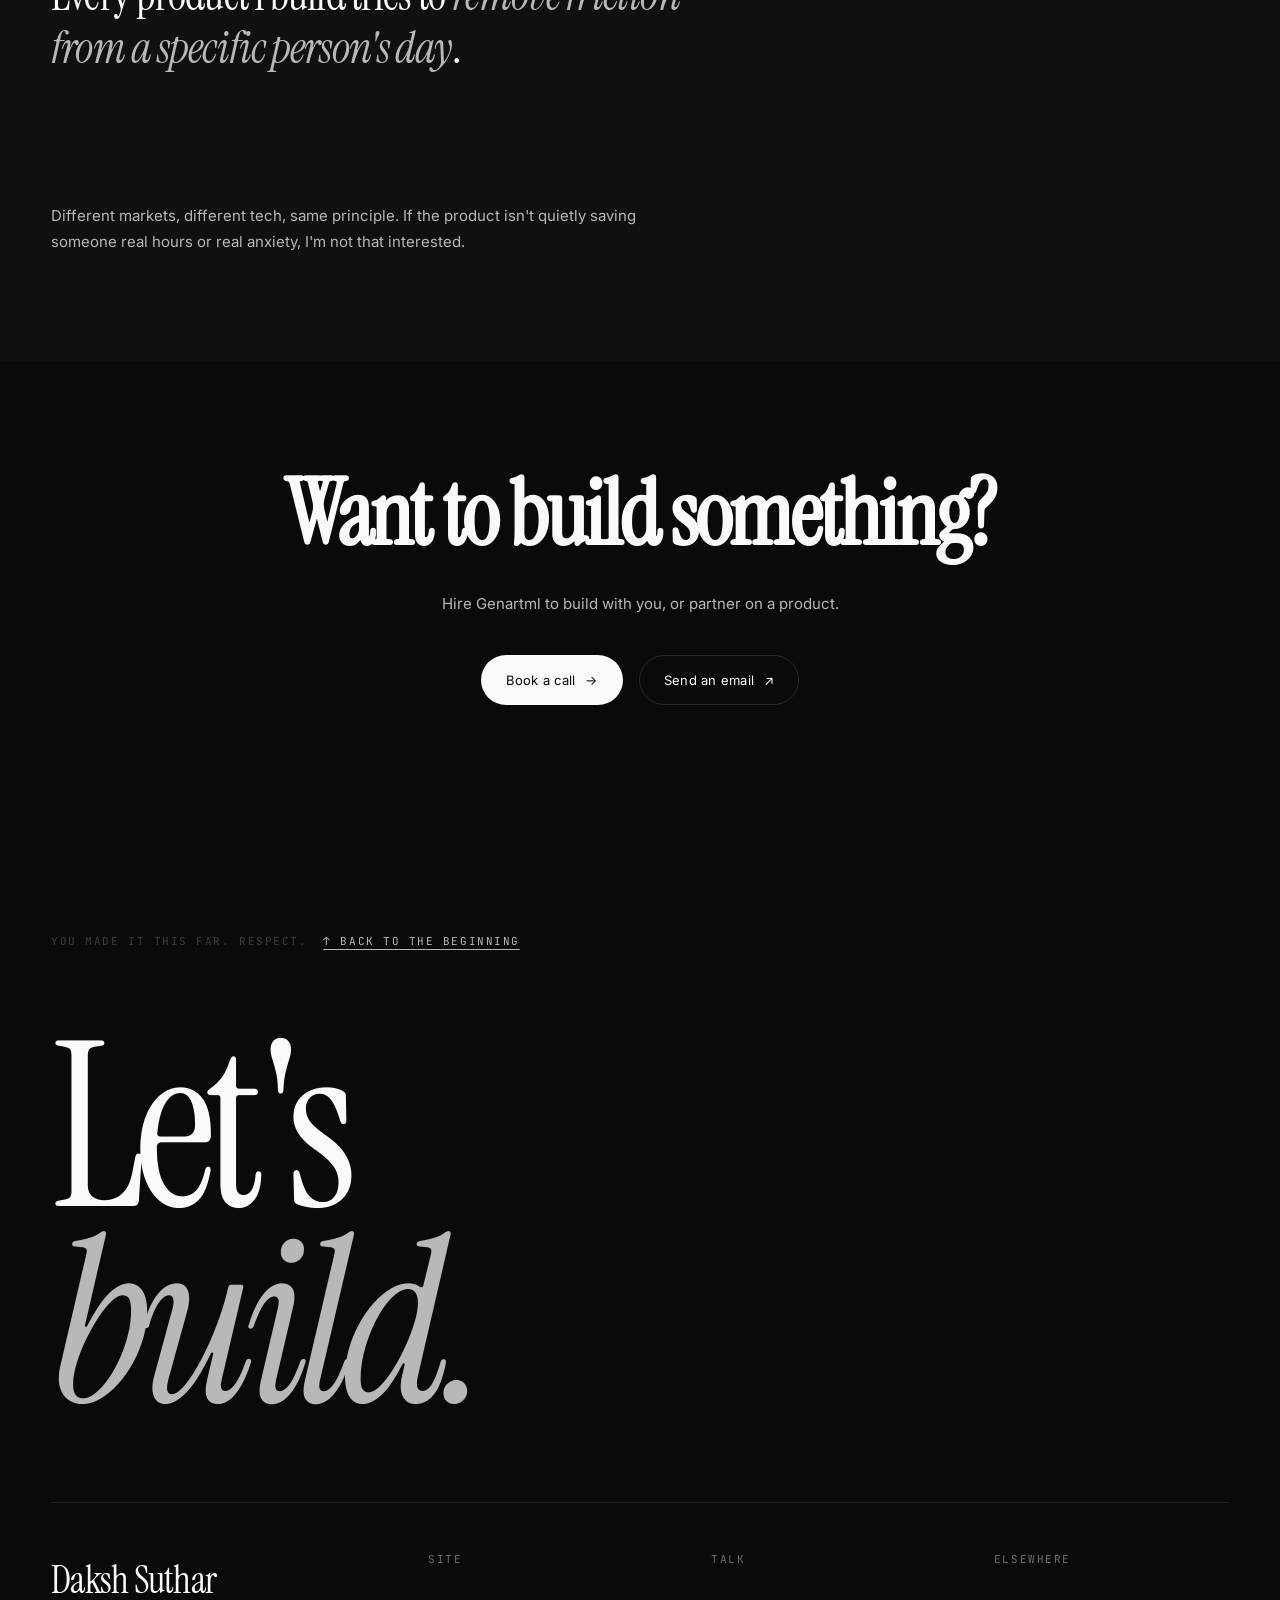
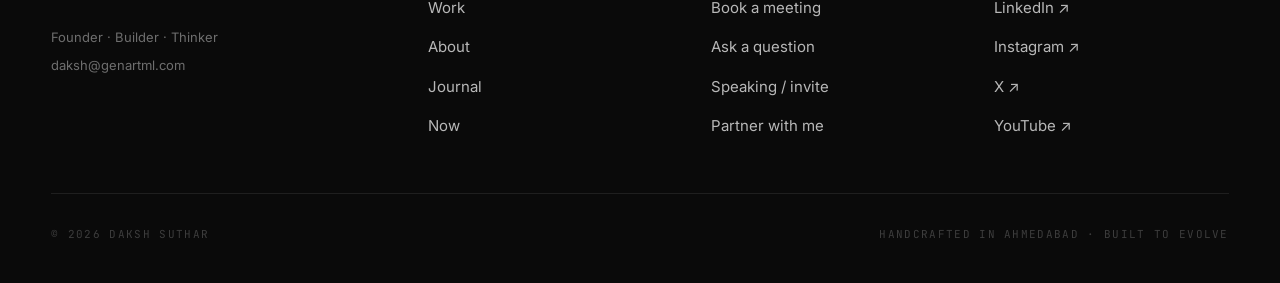
<file: work/index.html>
<!DOCTYPE html>
<html lang="en">
<head>
<meta charset="UTF-8" />
<meta name="viewport" content="width=device-width, initial-scale=1.0, viewport-fit=cover" />
<title>Work — Daksh Suthar</title>
<meta name="description" content="Three products in flight — Extuter, Genartml, Evoluter. One operator." />
<meta name="theme-color" content="#0A0A0A" />
<link rel="preconnect" href="https://fonts.googleapis.com">
<link rel="preconnect" href="https://fonts.gstatic.com" crossorigin>
<link href="https://fonts.googleapis.com/css2?family=Instrument+Serif:ital@0;1&family=Inter:wght@300;400;500;600&family=JetBrains+Mono:wght@400;500&display=swap" rel="stylesheet">
<link rel="stylesheet" href="../assets/css/main.css">
    <link rel="icon" type="image/png" href="/favicon.png">
</head>
<body>

<div class="grain" aria-hidden="true"></div>

<nav class="nav" id="nav">
  <a href="../index.html" class="nav__logo">Daksh<em>Suthar</em></a>
  <div class="nav__links">
    <a href="./" class="on">Work</a>
    <a href="../about.html">About</a>
    <a href="../journal/">Journal</a>
    <a href="../now.html">Now</a>
  </div>
  <div class="nav__right">
    <a href="../book.html" class="nav__book"><span>Book a call</span><span class="arrow">→</span></a>
    <button class="nav__menu" onclick="toggleMenu()" aria-label="Menu">Menu</button>
  </div>
</nav>

<div class="mobile-menu" id="mobileMenu">
  <a href="./" onclick="toggleMenu()">Work <em>01</em></a>
  <a href="../about.html" onclick="toggleMenu()">About <em>02</em></a>
  <a href="../journal/" onclick="toggleMenu()">Journal <em>03</em></a>
  <a href="../now.html" onclick="toggleMenu()">Now <em>04</em></a>
  <a href="../book.html" onclick="toggleMenu()">Book <em>05</em></a>
</div>

<section class="page-hero" id="top">
  <div class="page-hero__label">01 — Work</div>
  <h1 class="page-hero__title">Three products.<em>One operator.</em></h1>
  <p class="page-hero__sub">
    I don't build things to have things to build. Every product here exists because I couldn't find the version I wanted — or because the market clearly deserved better than what was there.
  </p>
</section>

<section class="section" style="padding-top:60px">
  <div class="building__list">

    <a href="extuter.html" class="building__row reveal">
      <span class="building__num">01</span>
      <span class="building__name">Extuter</span>
      <span class="building__desc">An AI learning companion for JEE and NEET aspirants. Not another question bank — a study partner that pays attention. <strong style="color:var(--live)">Launching Oct 2026.</strong></span>
      <span class="building__status live"><span class="s"></span>Launch</span>
      <span class="building__arrow">↗</span>
    </a>

    <a href="genartml.html" class="building__row reveal">
      <span class="building__num">02</span>
      <span class="building__name">Genartml</span>
      <span class="building__desc">AI automation studio — voice agents, workflows and custom builds for teams that can't wait for enterprise software to catch up.</span>
      <span class="building__status live"><span class="s"></span>Live</span>
      <span class="building__arrow">↗</span>
    </a>

    <a href="evoluter.html" class="building__row reveal">
      <span class="building__num">03</span>
      <span class="building__name">Evoluter</span>
      <span class="building__desc">An AI-powered prep platform for UPSC aspirants — evaluation, feedback and study loops that don't waste a candidate's evening.</span>
      <span class="building__status beta"><span class="s"></span>In build</span>
      <span class="building__arrow">↗</span>
    </a>

  </div>
</section>

<section class="proof">
  <div class="proof__grid reveal">
    <div class="proof__stat"><div class="proof__n" data-n="3">0</div><div class="proof__l">Products in flight</div></div>
    <div class="proof__stat"><div class="proof__n" data-n="24">0</div><div class="proof__l">Client builds shipped</div></div>
    <div class="proof__stat"><div class="proof__n" data-n="8">0</div><div class="proof__l">Team members</div></div>
    <div class="proof__stat"><div class="proof__n">∞</div><div class="proof__l">Days building</div></div>
  </div>
</section>

<section class="section" style="background:var(--bg-2)">
  <div class="section__head reveal">
    <div class="section__label">The through-line</div>
    <div class="section__label" style="color:var(--ink-2)">What connects all three</div>
  </div>

  <div style="max-width:640px">
    <p style="font-family:var(--serif);font-size:clamp(28px,3.6vw,44px);line-height:1.2;letter-spacing:-0.02em;color:var(--ink);margin-bottom:32px" class="reveal">
      Every product I build tries to <em style="color:var(--ink-2)">remove friction from a specific person's day</em>.
    </p>
    <p style="color:var(--ink-2);font-size:var(--s-3);line-height:1.7;margin-bottom:20px" class="reveal">
      Extuter removes the &ldquo;what should I study today&rdquo; friction for a 17-year-old prepping for JEE. Genartml removes the &ldquo;why is this task still manual&rdquo; friction for an operations team. Evoluter removes the &ldquo;what do I do with this feedback&rdquo; friction for a UPSC aspirant.
    </p>
    <p style="color:var(--ink-2);font-size:var(--s-3);line-height:1.7" class="reveal">
      Different markets, different tech, same principle. If the product isn't quietly saving someone real hours or real anxiety, I'm not that interested.
    </p>
  </div>
</section>

<section class="section" style="text-align:center">
  <h2 style="font-family:var(--serif);font-size:clamp(48px,7vw,96px);line-height:1;letter-spacing:-0.03em;margin-bottom:32px" class="reveal">
    Want to build something?
  </h2>
  <p style="color:var(--ink-2);margin-bottom:40px;font-size:var(--s-3)" class="reveal">Hire Genartml to build with you, or partner on a product.</p>
  <div class="reveal" style="display:flex;gap:16px;justify-content:center;flex-wrap:wrap">
    <a href="../book.html" class="btn btn--primary">Book a call <span class="arrow">→</span></a>
    <a href="../contact.html" class="btn btn--ghost">Send an email <span class="arrow">↗</span></a>
  </div>
</section>

<footer class="footer">
  <div class="footer__respect">
    <span>You made it this far. Respect.</span>
    <a href="#top" class="footer__up">↑ Back to the beginning</a>
  </div>
  <div class="footer__huge">Let's<br><em>build.</em></div>
  <div class="footer__grid">
    <div class="footer__col">
      <div class="footer__mark">Daksh Suthar</div>
      <div class="footer__tag">Founder · Builder · Thinker</div>
      <div class="footer__tag" style="margin-top:8px">daksh@genartml.com</div>
    </div>
    <div class="footer__col"><h4>Site</h4><a href="./">Work</a><a href="../about.html">About</a><a href="../journal/">Journal</a><a href="../now.html">Now</a></div>
    <div class="footer__col"><h4>Talk</h4><a href="../book.html">Book a meeting</a><a href="../ask.html">Ask a question</a><a href="../contact.html">Speaking / invite</a><a href="../contact.html">Partner with me</a></div>
    <div class="footer__col"><h4>Elsewhere</h4><a href="https://linkedin.com/in/daksh-suthar" target="_blank" rel="noopener">LinkedIn ↗</a><a href="https://instagram.com/daksh.suthar" target="_blank" rel="noopener">Instagram ↗</a><a href="https://x.com/dakshsuthar" target="_blank" rel="noopener">X ↗</a><a href="https://youtube.com/@dakshsuthar" target="_blank" rel="noopener">YouTube ↗</a></div>
  </div>
  <div class="footer__base"><span>© 2026 Daksh Suthar</span><span>Handcrafted in Ahmedabad · Built to evolve</span></div>
</footer>

<div class="status" onclick="openCmd()"><span class="dot"></span><span>Building</span><span class="sep">·</span><span class="mo-hide"><span class="k">Now:</span> Extuter launch</span><span class="sep mo-hide">·</span><span id="statusClock">--:-- IST</span></div>
<div class="kbd-hint">Try <kbd>⌘</kbd><kbd>K</kbd></div>

<div class="cmd" id="cmd">
  <div class="cmd__box">
    <input class="cmd__input" id="cmdInput" placeholder="Search or jump to…" />
    <div class="cmd__list" id="cmdList">
      <a class="cmd__item" href="../index.html"><div class="cmd__icon">H</div><div class="cmd__name">Home</div><div class="cmd__sub">Top</div></a>
      <a class="cmd__item" href="./"><div class="cmd__icon">W</div><div class="cmd__name">Work — all projects</div><div class="cmd__sub">01</div></a>
      <a class="cmd__item" href="extuter.html"><div class="cmd__icon">E</div><div class="cmd__name">Extuter — launching soon</div><div class="cmd__sub">New</div></a>
      <a class="cmd__item" href="genartml.html"><div class="cmd__icon">G</div><div class="cmd__name">Genartml — the studio</div><div class="cmd__sub">Live</div></a>
      <a class="cmd__item" href="evoluter.html"><div class="cmd__icon">V</div><div class="cmd__name">Evoluter — UPSC prep</div><div class="cmd__sub">Beta</div></a>
      <a class="cmd__item" href="../about.html"><div class="cmd__icon">A</div><div class="cmd__name">About Daksh</div><div class="cmd__sub">02</div></a>
      <a class="cmd__item" href="../now.html"><div class="cmd__icon">N</div><div class="cmd__name">Right now</div><div class="cmd__sub">Live</div></a>
      <a class="cmd__item" href="../journal/"><div class="cmd__icon">J</div><div class="cmd__name">Journal</div><div class="cmd__sub">Inside my head</div></a>
      <a class="cmd__item" href="../book.html"><div class="cmd__icon">B</div><div class="cmd__name">Book a meeting</div><div class="cmd__sub">Calendar</div></a>
      <a class="cmd__item" href="../ask.html"><div class="cmd__icon">?</div><div class="cmd__name">Ask Daksh</div><div class="cmd__sub">Anything</div></a>
      <a class="cmd__item" href="../contact.html"><div class="cmd__icon">C</div><div class="cmd__name">Contact / Speaking</div><div class="cmd__sub">Direct</div></a>
      <a class="cmd__item" href="mailto:daksh@genartml.com"><div class="cmd__icon">@</div><div class="cmd__name">Email Daksh</div><div class="cmd__sub">Mail</div></a>
    </div>
    <div class="cmd__foot"><span><kbd>↑</kbd><kbd>↓</kbd> Navigate</span><span><kbd>↵</kbd> Go</span><span><kbd>esc</kbd> Close</span></div>
  </div>
</div>

<script src="../assets/js/main.js"></script>
</body>
</html>
</file>
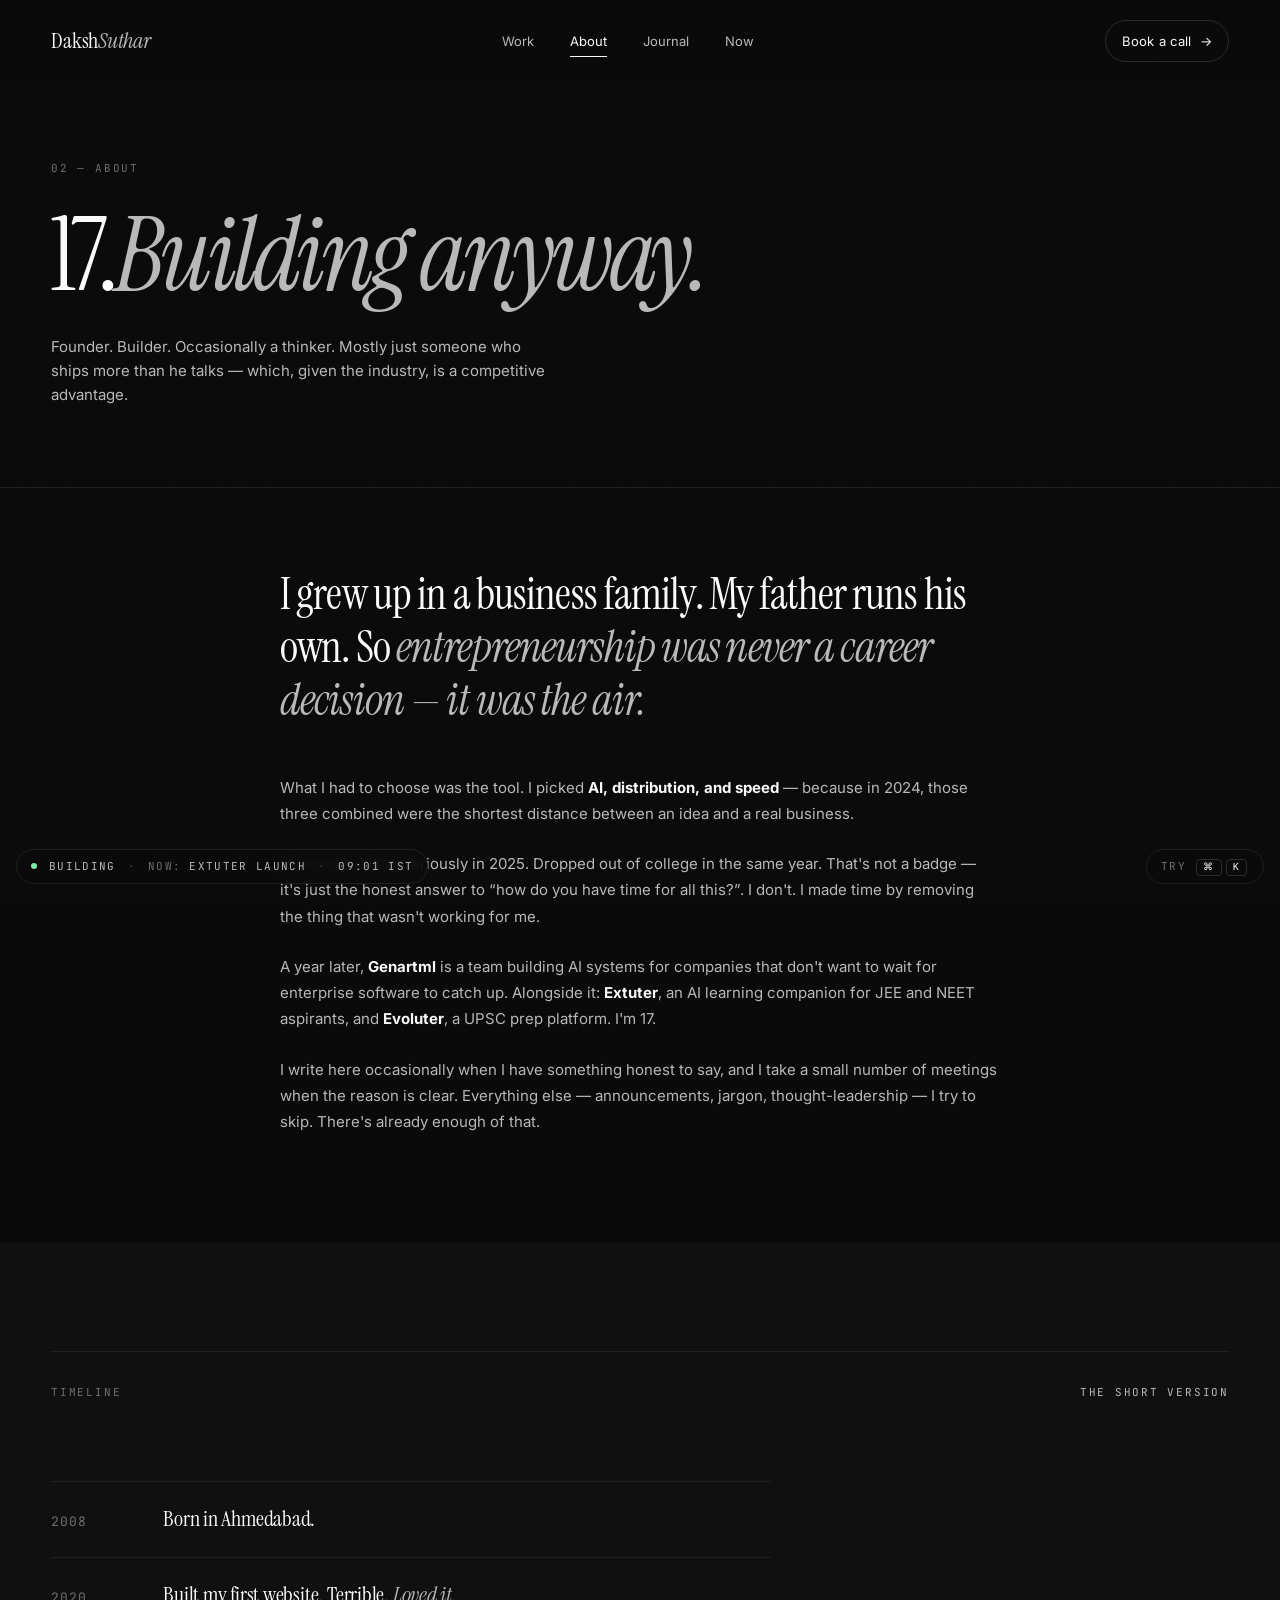
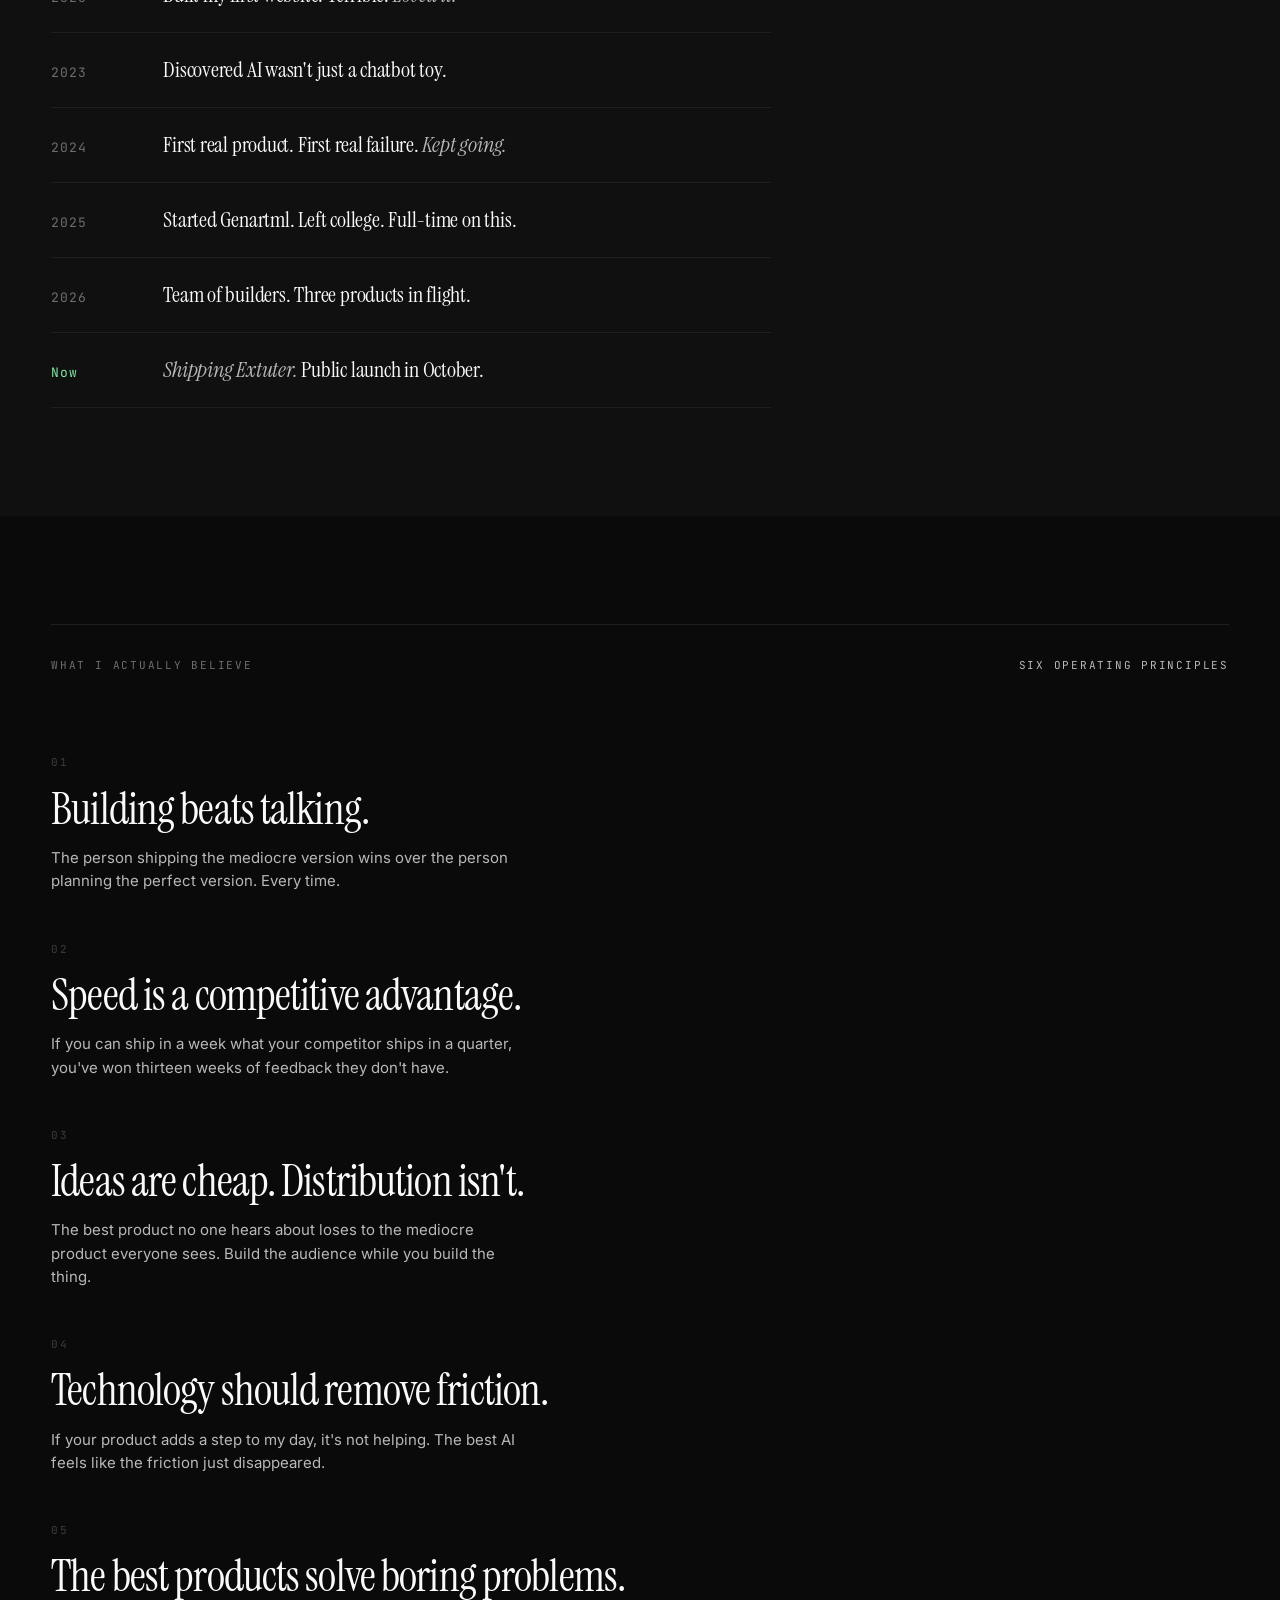
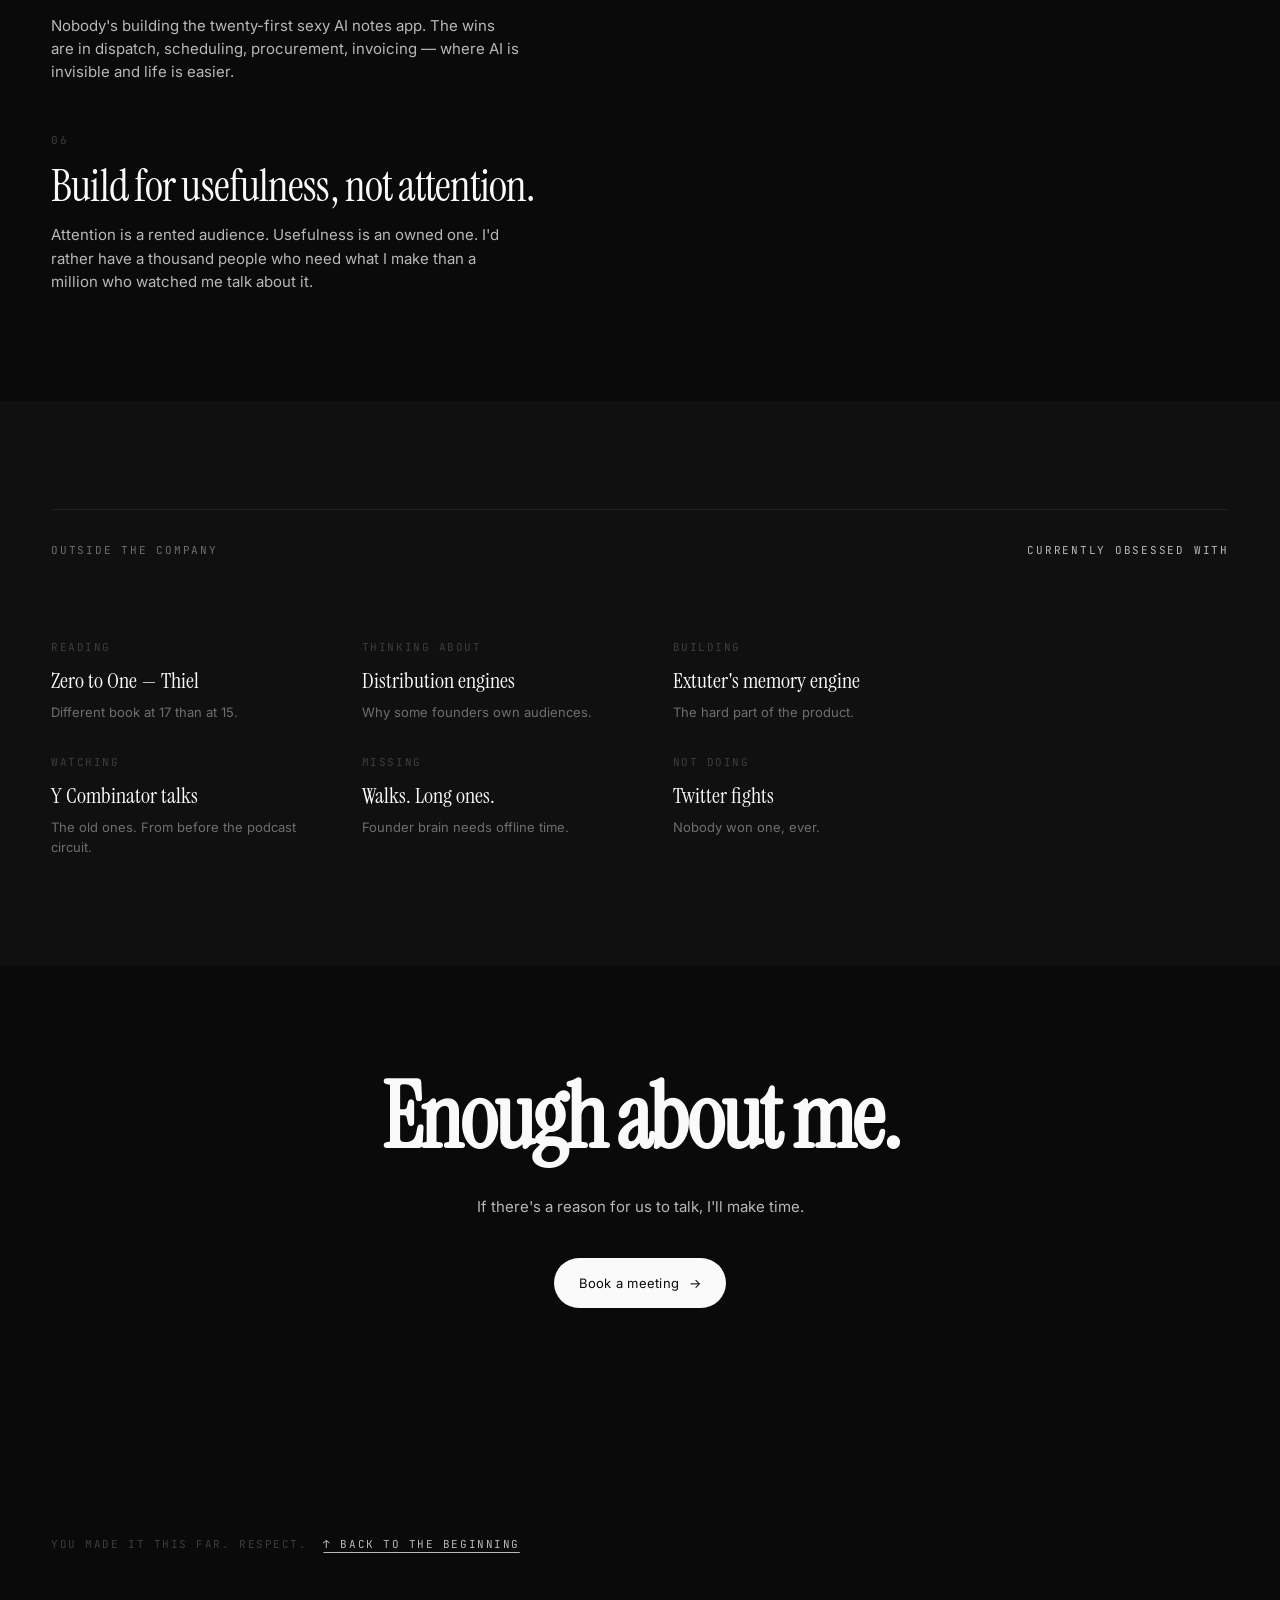
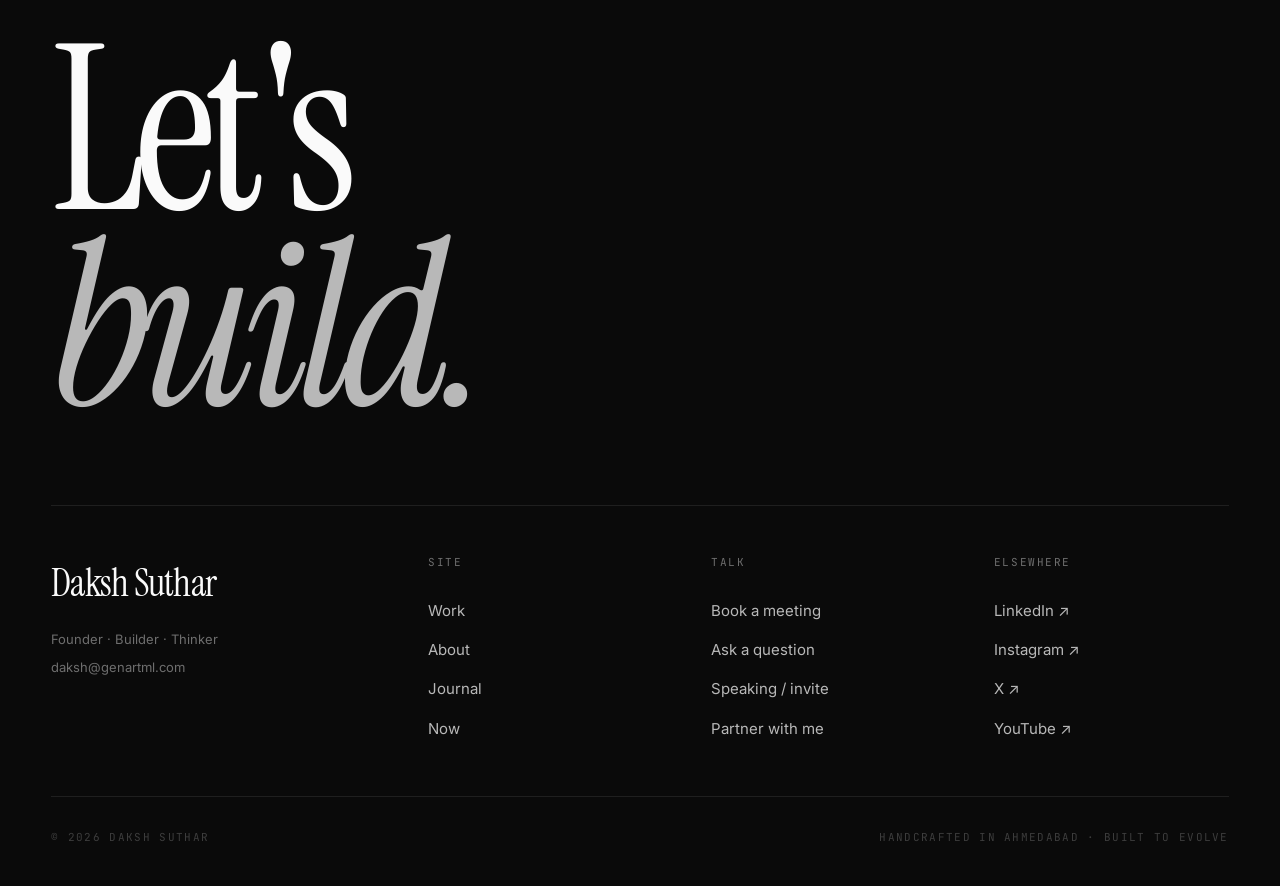
<file: about.html>
<!DOCTYPE html>
<html lang="en">
<head>
<meta charset="UTF-8" />
<meta name="viewport" content="width=device-width, initial-scale=1.0, viewport-fit=cover" />
<title>About — Daksh Suthar</title>
<meta name="description" content="17. Building anyway. Founder of Genartml. The longer version." />
<meta name="theme-color" content="#0A0A0A" />
<link rel="preconnect" href="https://fonts.googleapis.com">
<link rel="preconnect" href="https://fonts.gstatic.com" crossorigin>
<link href="https://fonts.googleapis.com/css2?family=Instrument+Serif:ital@0;1&family=Inter:wght@300;400;500;600&family=JetBrains+Mono:wght@400;500&display=swap" rel="stylesheet">
<link rel="stylesheet" href="assets/css/main.css">
    <link rel="icon" type="image/png" href="/favicon.png">
</head>
<body>

<div class="grain" aria-hidden="true"></div>

<nav class="nav" id="nav">
  <a href="index.html" class="nav__logo">Daksh<em>Suthar</em></a>
  <div class="nav__links">
    <a href="work/">Work</a>
    <a href="about.html" class="on">About</a>
    <a href="journal/">Journal</a>
    <a href="now.html">Now</a>
  </div>
  <div class="nav__right">
    <a href="book.html" class="nav__book"><span>Book a call</span><span class="arrow">→</span></a>
    <button class="nav__menu" onclick="toggleMenu()" aria-label="Menu">Menu</button>
  </div>
</nav>

<div class="mobile-menu" id="mobileMenu">
  <a href="work/" onclick="toggleMenu()">Work <em>01</em></a>
  <a href="about.html" onclick="toggleMenu()">About <em>02</em></a>
  <a href="journal/" onclick="toggleMenu()">Journal <em>03</em></a>
  <a href="now.html" onclick="toggleMenu()">Now <em>04</em></a>
  <a href="book.html" onclick="toggleMenu()">Book <em>05</em></a>
</div>

<!-- ═══════════════ PAGE HERO ═══════════════ -->
<section class="page-hero" id="top">
  <div class="page-hero__label">02 — About</div>
  <h1 class="page-hero__title">17.<em>Building anyway.</em></h1>
  <p class="page-hero__sub">
    Founder. Builder. Occasionally a thinker. Mostly just someone who ships more than he talks — which, given the industry, is a competitive advantage.
  </p>
</section>

<!-- ═══════════════ STORY ═══════════════ -->
<section class="section" style="padding-top:80px">
  <div style="max-width:720px;margin:0 auto">
    <p style="font-family:var(--serif);font-size:clamp(28px,3.6vw,44px);line-height:1.2;letter-spacing:-0.02em;color:var(--ink);margin-bottom:48px" class="reveal">
      I grew up in a business family. My father runs his own. So <em style="color:var(--ink-2)">entrepreneurship was never a career decision — it was the air.</em>
    </p>
    <p style="font-size:var(--s-3);color:var(--ink-2);line-height:1.75;margin-bottom:24px" class="reveal">
      What I had to choose was the tool. I picked <strong style="color:var(--ink)">AI, distribution, and speed</strong> — because in 2024, those three combined were the shortest distance between an idea and a real business.
    </p>
    <p style="font-size:var(--s-3);color:var(--ink-2);line-height:1.75;margin-bottom:24px" class="reveal">
      I started building seriously in 2025. Dropped out of college in the same year. That's not a badge — it's just the honest answer to &ldquo;how do you have time for all this?&rdquo;. I don't. I made time by removing the thing that wasn't working for me.
    </p>
    <p style="font-size:var(--s-3);color:var(--ink-2);line-height:1.75;margin-bottom:24px" class="reveal">
      A year later, <strong style="color:var(--ink)">Genartml</strong> is a team building AI systems for companies that don't want to wait for enterprise software to catch up. Alongside it: <strong style="color:var(--ink)">Extuter</strong>, an AI learning companion for JEE and NEET aspirants, and <strong style="color:var(--ink)">Evoluter</strong>, a UPSC prep platform. I'm 17.
    </p>
    <p style="font-size:var(--s-3);color:var(--ink-2);line-height:1.75" class="reveal">
      I write here occasionally when I have something honest to say, and I take a small number of meetings when the reason is clear. Everything else — announcements, jargon, thought-leadership — I try to skip. There's already enough of that.
    </p>
  </div>
</section>

<!-- ═══════════════ TIMELINE ═══════════════ -->
<section class="section" style="background:var(--bg-2)">
  <div class="section__head reveal">
    <div class="section__label">Timeline</div>
    <div class="section__label" style="color:var(--ink-2)">The short version</div>
  </div>

  <div class="timeline reveal" style="max-width:720px">
    <div class="timeline__row"><span class="timeline__year">2008</span><span class="timeline__text">Born in Ahmedabad.</span></div>
    <div class="timeline__row"><span class="timeline__year">2020</span><span class="timeline__text">Built my first website. Terrible. <em>Loved it.</em></span></div>
    <div class="timeline__row"><span class="timeline__year">2023</span><span class="timeline__text">Discovered AI wasn't just a chatbot toy.</span></div>
    <div class="timeline__row"><span class="timeline__year">2024</span><span class="timeline__text">First real product. First real failure. <em>Kept going.</em></span></div>
    <div class="timeline__row"><span class="timeline__year">2025</span><span class="timeline__text">Started Genartml. Left college. Full-time on this.</span></div>
    <div class="timeline__row"><span class="timeline__year">2026</span><span class="timeline__text">Team of builders. Three products in flight.</span></div>
    <div class="timeline__row now"><span class="timeline__year">Now</span><span class="timeline__text"><em>Shipping Extuter.</em> Public launch in October.</span></div>
  </div>
</section>

<!-- ═══════════════ BELIEFS ═══════════════ -->
<section class="section">
  <div class="section__head reveal">
    <div class="section__label">What I actually believe</div>
    <div class="section__label" style="color:var(--ink-2)">Six operating principles</div>
  </div>

  <div style="max-width:720px;display:flex;flex-direction:column;gap:48px">
    <div class="reveal">
      <div style="font-family:var(--mono);font-size:var(--s-1);color:var(--ink-4);text-transform:uppercase;letter-spacing:.14em;margin-bottom:12px">01</div>
      <div style="font-family:var(--serif);font-size:clamp(28px,3.6vw,44px);line-height:1.15;letter-spacing:-0.02em;margin-bottom:12px">Building beats talking.</div>
      <p style="color:var(--ink-2);max-width:52ch">The person shipping the mediocre version wins over the person planning the perfect version. Every time.</p>
    </div>
    <div class="reveal">
      <div style="font-family:var(--mono);font-size:var(--s-1);color:var(--ink-4);text-transform:uppercase;letter-spacing:.14em;margin-bottom:12px">02</div>
      <div style="font-family:var(--serif);font-size:clamp(28px,3.6vw,44px);line-height:1.15;letter-spacing:-0.02em;margin-bottom:12px">Speed is a competitive advantage.</div>
      <p style="color:var(--ink-2);max-width:52ch">If you can ship in a week what your competitor ships in a quarter, you've won thirteen weeks of feedback they don't have.</p>
    </div>
    <div class="reveal">
      <div style="font-family:var(--mono);font-size:var(--s-1);color:var(--ink-4);text-transform:uppercase;letter-spacing:.14em;margin-bottom:12px">03</div>
      <div style="font-family:var(--serif);font-size:clamp(28px,3.6vw,44px);line-height:1.15;letter-spacing:-0.02em;margin-bottom:12px">Ideas are cheap. Distribution isn't.</div>
      <p style="color:var(--ink-2);max-width:52ch">The best product no one hears about loses to the mediocre product everyone sees. Build the audience while you build the thing.</p>
    </div>
    <div class="reveal">
      <div style="font-family:var(--mono);font-size:var(--s-1);color:var(--ink-4);text-transform:uppercase;letter-spacing:.14em;margin-bottom:12px">04</div>
      <div style="font-family:var(--serif);font-size:clamp(28px,3.6vw,44px);line-height:1.15;letter-spacing:-0.02em;margin-bottom:12px">Technology should remove friction.</div>
      <p style="color:var(--ink-2);max-width:52ch">If your product adds a step to my day, it's not helping. The best AI feels like the friction just disappeared.</p>
    </div>
    <div class="reveal">
      <div style="font-family:var(--mono);font-size:var(--s-1);color:var(--ink-4);text-transform:uppercase;letter-spacing:.14em;margin-bottom:12px">05</div>
      <div style="font-family:var(--serif);font-size:clamp(28px,3.6vw,44px);line-height:1.15;letter-spacing:-0.02em;margin-bottom:12px">The best products solve boring problems.</div>
      <p style="color:var(--ink-2);max-width:52ch">Nobody's building the twenty-first sexy AI notes app. The wins are in dispatch, scheduling, procurement, invoicing — where AI is invisible and life is easier.</p>
    </div>
    <div class="reveal">
      <div style="font-family:var(--mono);font-size:var(--s-1);color:var(--ink-4);text-transform:uppercase;letter-spacing:.14em;margin-bottom:12px">06</div>
      <div style="font-family:var(--serif);font-size:clamp(28px,3.6vw,44px);line-height:1.15;letter-spacing:-0.02em;margin-bottom:12px">Build for usefulness, not attention.</div>
      <p style="color:var(--ink-2);max-width:52ch">Attention is a rented audience. Usefulness is an owned one. I'd rather have a thousand people who need what I make than a million who watched me talk about it.</p>
    </div>
  </div>
</section>

<!-- ═══════════════ OUTSIDE ═══════════════ -->
<section class="section" style="background:var(--bg-2)">
  <div class="section__head reveal">
    <div class="section__label">Outside the company</div>
    <div class="section__label" style="color:var(--ink-2)">Currently obsessed with</div>
  </div>

  <div style="display:grid;grid-template-columns:repeat(auto-fit,minmax(220px,1fr));gap:32px;max-width:900px" class="reveal">
    <div>
      <div style="font-family:var(--mono);font-size:var(--s-1);color:var(--ink-4);text-transform:uppercase;letter-spacing:.14em;margin-bottom:8px">Reading</div>
      <div style="font-family:var(--serif);font-size:var(--s-4);color:var(--ink)">Zero to One — Thiel</div>
      <div style="color:var(--ink-3);font-size:var(--s-2);margin-top:4px">Different book at 17 than at 15.</div>
    </div>
    <div>
      <div style="font-family:var(--mono);font-size:var(--s-1);color:var(--ink-4);text-transform:uppercase;letter-spacing:.14em;margin-bottom:8px">Thinking about</div>
      <div style="font-family:var(--serif);font-size:var(--s-4);color:var(--ink)">Distribution engines</div>
      <div style="color:var(--ink-3);font-size:var(--s-2);margin-top:4px">Why some founders own audiences.</div>
    </div>
    <div>
      <div style="font-family:var(--mono);font-size:var(--s-1);color:var(--ink-4);text-transform:uppercase;letter-spacing:.14em;margin-bottom:8px">Building</div>
      <div style="font-family:var(--serif);font-size:var(--s-4);color:var(--ink)">Extuter's memory engine</div>
      <div style="color:var(--ink-3);font-size:var(--s-2);margin-top:4px">The hard part of the product.</div>
    </div>
    <div>
      <div style="font-family:var(--mono);font-size:var(--s-1);color:var(--ink-4);text-transform:uppercase;letter-spacing:.14em;margin-bottom:8px">Watching</div>
      <div style="font-family:var(--serif);font-size:var(--s-4);color:var(--ink)">Y Combinator talks</div>
      <div style="color:var(--ink-3);font-size:var(--s-2);margin-top:4px">The old ones. From before the podcast circuit.</div>
    </div>
    <div>
      <div style="font-family:var(--mono);font-size:var(--s-1);color:var(--ink-4);text-transform:uppercase;letter-spacing:.14em;margin-bottom:8px">Missing</div>
      <div style="font-family:var(--serif);font-size:var(--s-4);color:var(--ink)">Walks. Long ones.</div>
      <div style="color:var(--ink-3);font-size:var(--s-2);margin-top:4px">Founder brain needs offline time.</div>
    </div>
    <div>
      <div style="font-family:var(--mono);font-size:var(--s-1);color:var(--ink-4);text-transform:uppercase;letter-spacing:.14em;margin-bottom:8px">Not doing</div>
      <div style="font-family:var(--serif);font-size:var(--s-4);color:var(--ink)">Twitter fights</div>
      <div style="color:var(--ink-3);font-size:var(--s-2);margin-top:4px">Nobody won one, ever.</div>
    </div>
  </div>
</section>

<!-- ═══════════════ CTA ═══════════════ -->
<section class="section" style="text-align:center">
  <h2 style="font-family:var(--serif);font-size:clamp(48px,7vw,96px);line-height:1;letter-spacing:-0.03em;margin-bottom:32px" class="reveal">
    Enough about me.
  </h2>
  <p style="color:var(--ink-2);margin-bottom:40px;font-size:var(--s-3)" class="reveal">If there's a reason for us to talk, I'll make time.</p>
  <div class="reveal"><a href="book.html" class="btn btn--primary">Book a meeting <span class="arrow">→</span></a></div>
</section>

<footer class="footer">
  <div class="footer__respect">
    <span>You made it this far. Respect.</span>
    <a href="#top" class="footer__up">↑ Back to the beginning</a>
  </div>
  <div class="footer__huge">Let's<br><em>build.</em></div>
  <div class="footer__grid">
    <div class="footer__col">
      <div class="footer__mark">Daksh Suthar</div>
      <div class="footer__tag">Founder · Builder · Thinker</div>
      <div class="footer__tag" style="margin-top:8px">daksh@genartml.com</div>
    </div>
    <div class="footer__col"><h4>Site</h4><a href="work/">Work</a><a href="about.html">About</a><a href="journal/">Journal</a><a href="now.html">Now</a></div>
    <div class="footer__col"><h4>Talk</h4><a href="book.html">Book a meeting</a><a href="ask.html">Ask a question</a><a href="contact.html">Speaking / invite</a><a href="contact.html">Partner with me</a></div>
    <div class="footer__col"><h4>Elsewhere</h4><a href="https://linkedin.com/in/daksh-suthar" target="_blank" rel="noopener">LinkedIn ↗</a><a href="https://instagram.com/daksh.suthar" target="_blank" rel="noopener">Instagram ↗</a><a href="https://x.com/dakshsuthar" target="_blank" rel="noopener">X ↗</a><a href="https://youtube.com/@dakshsuthar" target="_blank" rel="noopener">YouTube ↗</a></div>
  </div>
  <div class="footer__base"><span>© 2026 Daksh Suthar</span><span>Handcrafted in Ahmedabad · Built to evolve</span></div>
</footer>

<div class="status" onclick="openCmd()">
  <span class="dot"></span><span>Building</span><span class="sep">·</span>
  <span class="mo-hide"><span class="k">Now:</span> Extuter launch</span>
  <span class="sep mo-hide">·</span><span id="statusClock">--:-- IST</span>
</div>
<div class="kbd-hint">Try <kbd>⌘</kbd><kbd>K</kbd></div>

<div class="cmd" id="cmd">
  <div class="cmd__box">
    <input class="cmd__input" id="cmdInput" placeholder="Search or jump to…" />
    <div class="cmd__list" id="cmdList">
      <a class="cmd__item" href="index.html"><div class="cmd__icon">H</div><div class="cmd__name">Home</div><div class="cmd__sub">Top</div></a>
      <a class="cmd__item" href="work/"><div class="cmd__icon">W</div><div class="cmd__name">Work — all projects</div><div class="cmd__sub">01</div></a>
      <a class="cmd__item" href="work/extuter.html"><div class="cmd__icon">E</div><div class="cmd__name">Extuter — launching soon</div><div class="cmd__sub">New</div></a>
      <a class="cmd__item" href="work/genartml.html"><div class="cmd__icon">G</div><div class="cmd__name">Genartml — the studio</div><div class="cmd__sub">Live</div></a>
      <a class="cmd__item" href="work/evoluter.html"><div class="cmd__icon">V</div><div class="cmd__name">Evoluter — UPSC prep</div><div class="cmd__sub">Beta</div></a>
      <a class="cmd__item" href="about.html"><div class="cmd__icon">A</div><div class="cmd__name">About Daksh</div><div class="cmd__sub">02</div></a>
      <a class="cmd__item" href="now.html"><div class="cmd__icon">N</div><div class="cmd__name">Right now</div><div class="cmd__sub">Live</div></a>
      <a class="cmd__item" href="journal/"><div class="cmd__icon">J</div><div class="cmd__name">Journal</div><div class="cmd__sub">Inside my head</div></a>
      <a class="cmd__item" href="book.html"><div class="cmd__icon">B</div><div class="cmd__name">Book a meeting</div><div class="cmd__sub">Calendar</div></a>
      <a class="cmd__item" href="ask.html"><div class="cmd__icon">?</div><div class="cmd__name">Ask Daksh</div><div class="cmd__sub">Anything</div></a>
      <a class="cmd__item" href="contact.html"><div class="cmd__icon">C</div><div class="cmd__name">Contact / Speaking</div><div class="cmd__sub">Direct</div></a>
      <a class="cmd__item" href="mailto:daksh@genartml.com"><div class="cmd__icon">@</div><div class="cmd__name">Email Daksh</div><div class="cmd__sub">Mail</div></a>
    </div>
    <div class="cmd__foot"><span><kbd>↑</kbd><kbd>↓</kbd> Navigate</span><span><kbd>↵</kbd> Go</span><span><kbd>esc</kbd> Close</span></div>
  </div>
</div>

<script src="assets/js/main.js"></script>
</body>
</html>
</file>
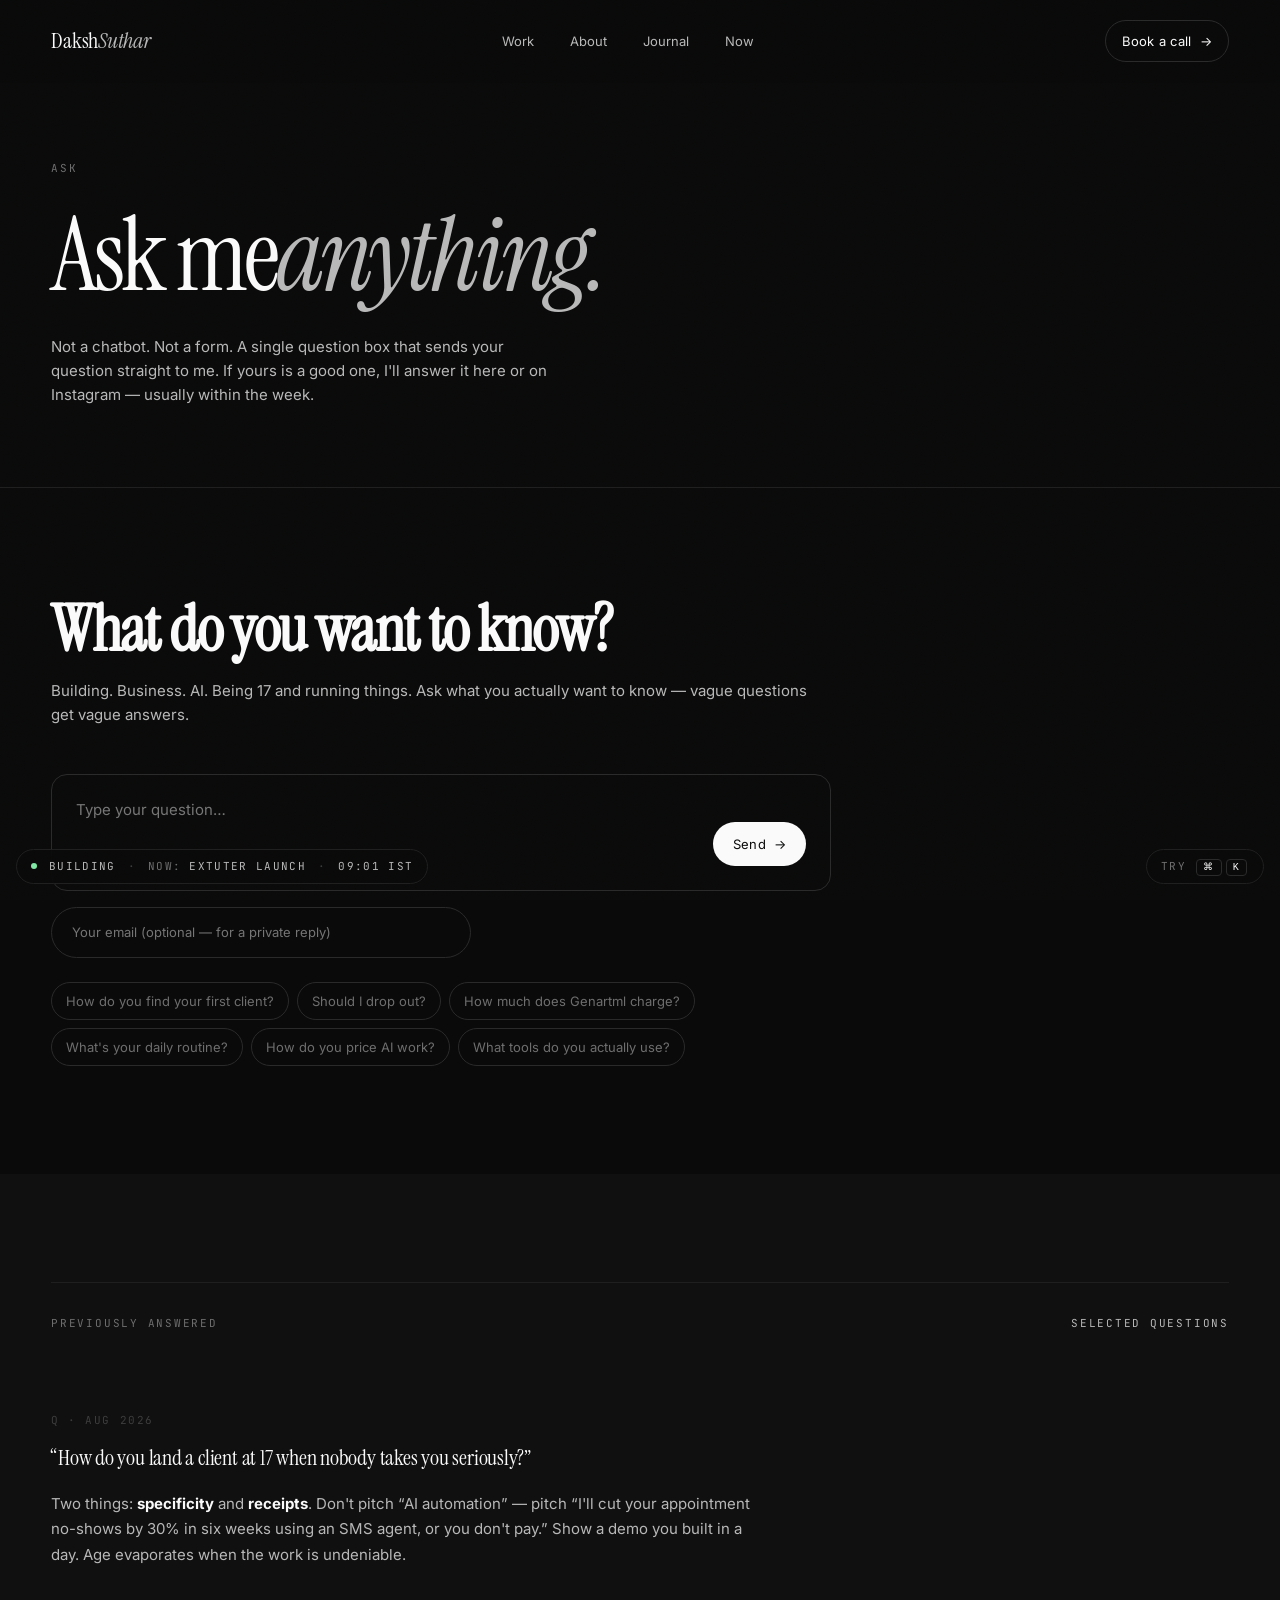
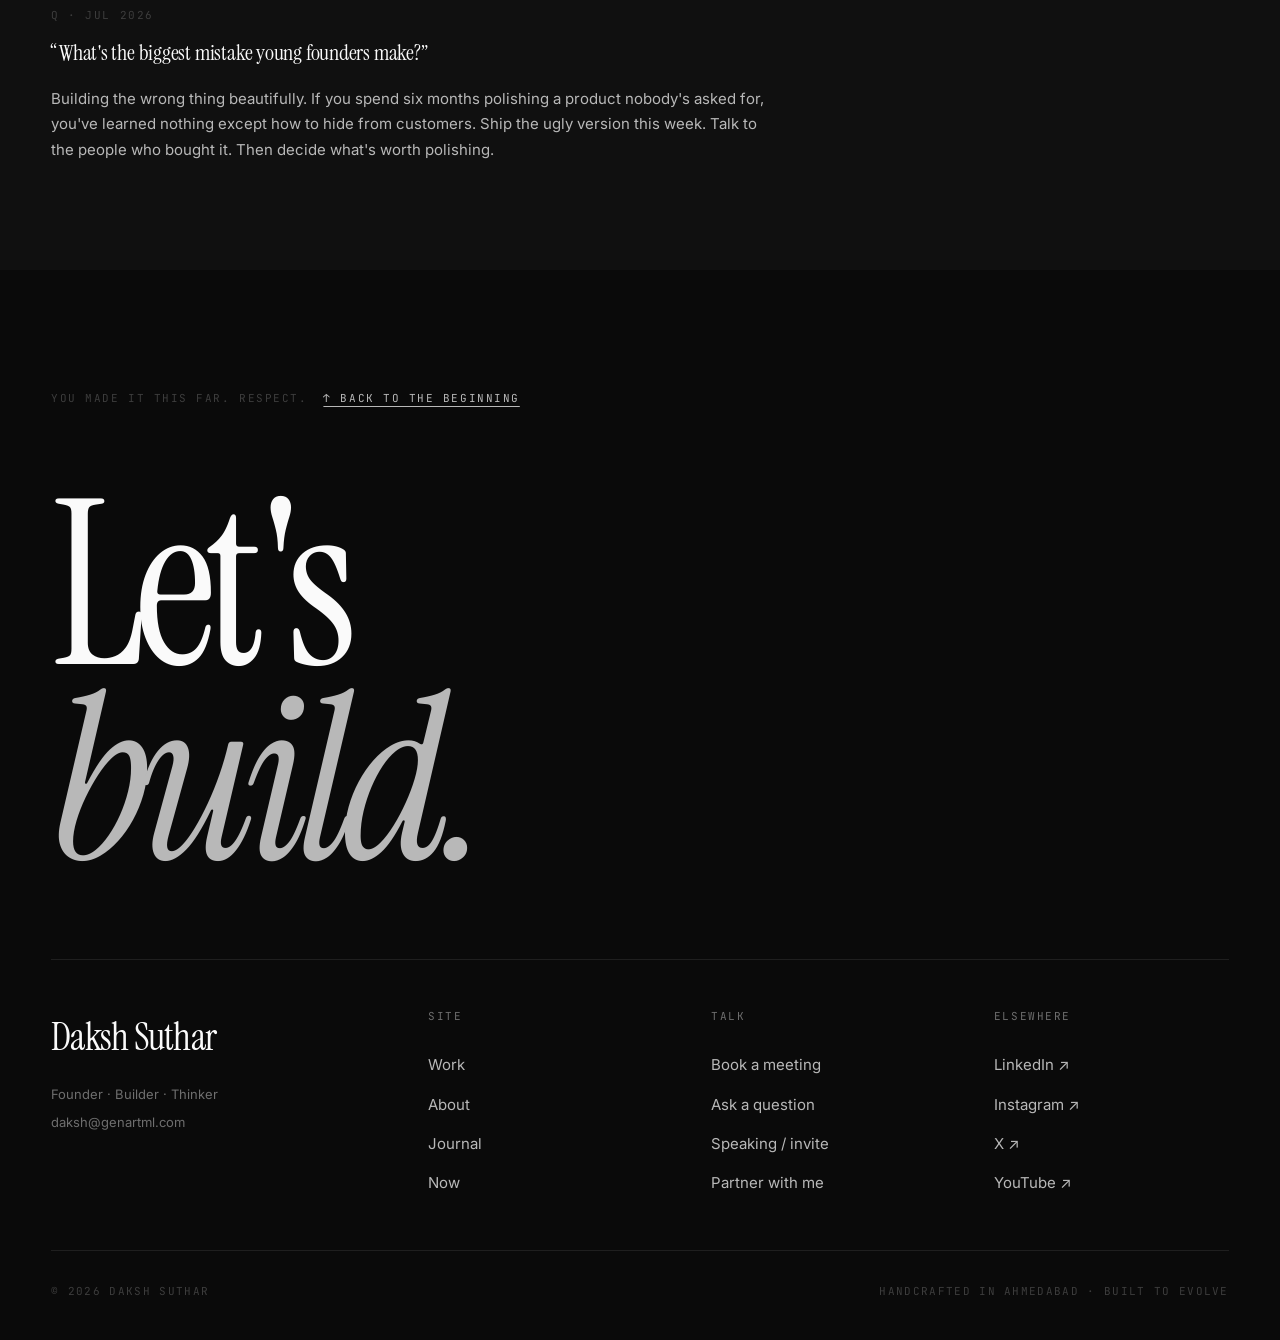
<file: ask.html>
<!DOCTYPE html>
<html lang="en">
<head>
<meta charset="UTF-8" />
<meta name="viewport" content="width=device-width, initial-scale=1.0, viewport-fit=cover" />
<title>Ask Daksh — Anything</title>
<meta name="description" content="Ask Daksh anything about building, business, AI, or life at 17 running companies." />
<meta name="theme-color" content="#0A0A0A" />
<link rel="preconnect" href="https://fonts.googleapis.com">
<link rel="preconnect" href="https://fonts.gstatic.com" crossorigin>
<link href="https://fonts.googleapis.com/css2?family=Instrument+Serif:ital@0;1&family=Inter:wght@300;400;500;600&family=JetBrains+Mono:wght@400;500&display=swap" rel="stylesheet">
<link rel="stylesheet" href="assets/css/main.css">
    <link rel="icon" type="image/png" href="/favicon.png">
</head>
<body>

<div class="grain" aria-hidden="true"></div>

<nav class="nav" id="nav">
  <a href="index.html" class="nav__logo">Daksh<em>Suthar</em></a>
  <div class="nav__links">
    <a href="work/">Work</a>
    <a href="about.html">About</a>
    <a href="journal/">Journal</a>
    <a href="now.html">Now</a>
  </div>
  <div class="nav__right">
    <a href="book.html" class="nav__book"><span>Book a call</span><span class="arrow">→</span></a>
    <button class="nav__menu" onclick="toggleMenu()" aria-label="Menu">Menu</button>
  </div>
</nav>

<div class="mobile-menu" id="mobileMenu">
  <a href="work/" onclick="toggleMenu()">Work <em>01</em></a>
  <a href="about.html" onclick="toggleMenu()">About <em>02</em></a>
  <a href="journal/" onclick="toggleMenu()">Journal <em>03</em></a>
  <a href="now.html" onclick="toggleMenu()">Now <em>04</em></a>
  <a href="book.html" onclick="toggleMenu()">Book <em>05</em></a>
</div>

<section class="page-hero" id="top">
  <div class="page-hero__label">Ask</div>
  <h1 class="page-hero__title">Ask me<em>anything.</em></h1>
  <p class="page-hero__sub">
    Not a chatbot. Not a form. A single question box that sends your question straight to me. If yours is a good one, I'll answer it here or on Instagram — usually within the week.
  </p>
</section>

<section class="section">
  <div class="ask__wrap" id="askWrap">
    <h2 class="ask__q">What do you want to know?</h2>
    <p class="ask__sub">Building. Business. AI. Being 17 and running things. Ask what you actually want to know — vague questions get vague answers.</p>
    <div class="ask__form">
      <textarea id="askInput" placeholder="Type your question…" rows="3"></textarea>
      <button class="ask__send" id="askSend">Send <span>→</span></button>
    </div>
    <input type="email" id="askEmail" placeholder="Your email (optional — for a private reply)" autocomplete="email" style="margin-top:16px;padding:14px 20px;border:1px solid var(--line-2);border-radius:999px;font-size:var(--s-2);color:var(--ink);background:transparent;transition:border-color .2s ease;width:100%;max-width:420px;display:block" />
    <!-- Honeypot: bots fill hidden text fields, humans don't -->
    <input type="text" name="ask_botcheck" style="display:none" tabindex="-1" autocomplete="off" aria-hidden="true" />
    <div class="ask__examples">
      <button class="ask__ex" onclick="fillAsk(this)">How do you find your first client?</button>
      <button class="ask__ex" onclick="fillAsk(this)">Should I drop out?</button>
      <button class="ask__ex" onclick="fillAsk(this)">How much does Genartml charge?</button>
      <button class="ask__ex" onclick="fillAsk(this)">What's your daily routine?</button>
      <button class="ask__ex" onclick="fillAsk(this)">How do you price AI work?</button>
      <button class="ask__ex" onclick="fillAsk(this)">What tools do you actually use?</button>
    </div>
  </div>
</section>

<section class="section" style="background:var(--bg-2)">
  <div class="section__head reveal">
    <div class="section__label">Previously answered</div>
    <div class="section__label" style="color:var(--ink-2)">Selected questions</div>
  </div>

  <div style="max-width:720px;display:flex;flex-direction:column;gap:40px">
    <div class="reveal">
      <div style="font-family:var(--mono);font-size:var(--s-1);color:var(--ink-4);text-transform:uppercase;letter-spacing:.14em;margin-bottom:12px">Q · Aug 2026</div>
      <div style="font-family:var(--serif);font-size:var(--s-4);color:var(--ink);margin-bottom:16px;letter-spacing:-0.01em">&ldquo;How do you land a client at 17 when nobody takes you seriously?&rdquo;</div>
      <p style="color:var(--ink-2);line-height:1.7">Two things: <strong style="color:var(--ink)">specificity</strong> and <strong style="color:var(--ink)">receipts</strong>. Don't pitch &ldquo;AI automation&rdquo; — pitch &ldquo;I'll cut your appointment no-shows by 30% in six weeks using an SMS agent, or you don't pay.&rdquo; Show a demo you built in a day. Age evaporates when the work is undeniable.</p>
    </div>
    <div class="reveal">
      <div style="font-family:var(--mono);font-size:var(--s-1);color:var(--ink-4);text-transform:uppercase;letter-spacing:.14em;margin-bottom:12px">Q · Jul 2026</div>
      <div style="font-family:var(--serif);font-size:var(--s-4);color:var(--ink);margin-bottom:16px;letter-spacing:-0.01em">&ldquo;What's the biggest mistake young founders make?&rdquo;</div>
      <p style="color:var(--ink-2);line-height:1.7">Building the wrong thing beautifully. If you spend six months polishing a product nobody's asked for, you've learned nothing except how to hide from customers. Ship the ugly version this week. Talk to the people who bought it. Then decide what's worth polishing.</p>
    </div>
  </div>
</section>

<footer class="footer">
  <div class="footer__respect">
    <span>You made it this far. Respect.</span>
    <a href="#top" class="footer__up">↑ Back to the beginning</a>
  </div>
  <div class="footer__huge">Let's<br><em>build.</em></div>
  <div class="footer__grid">
    <div class="footer__col">
      <div class="footer__mark">Daksh Suthar</div>
      <div class="footer__tag">Founder · Builder · Thinker</div>
      <div class="footer__tag" style="margin-top:8px">daksh@genartml.com</div>
    </div>
    <div class="footer__col"><h4>Site</h4><a href="work/">Work</a><a href="about.html">About</a><a href="journal/">Journal</a><a href="now.html">Now</a></div>
    <div class="footer__col"><h4>Talk</h4><a href="book.html">Book a meeting</a><a href="ask.html">Ask a question</a><a href="contact.html">Speaking / invite</a><a href="contact.html">Partner with me</a></div>
    <div class="footer__col"><h4>Elsewhere</h4><a href="https://linkedin.com/in/daksh-suthar" target="_blank" rel="noopener">LinkedIn ↗</a><a href="https://instagram.com/daksh.suthar" target="_blank" rel="noopener">Instagram ↗</a><a href="https://x.com/dakshsuthar" target="_blank" rel="noopener">X ↗</a><a href="https://youtube.com/@dakshsuthar" target="_blank" rel="noopener">YouTube ↗</a></div>
  </div>
  <div class="footer__base"><span>© 2026 Daksh Suthar</span><span>Handcrafted in Ahmedabad · Built to evolve</span></div>
</footer>

<div class="status" onclick="openCmd()"><span class="dot"></span><span>Building</span><span class="sep">·</span><span class="mo-hide"><span class="k">Now:</span> Extuter launch</span><span class="sep mo-hide">·</span><span id="statusClock">--:-- IST</span></div>
<div class="kbd-hint">Try <kbd>⌘</kbd><kbd>K</kbd></div>

<div class="cmd" id="cmd">
  <div class="cmd__box">
    <input class="cmd__input" id="cmdInput" placeholder="Search or jump to…" />
    <div class="cmd__list" id="cmdList">
      <a class="cmd__item" href="index.html"><div class="cmd__icon">H</div><div class="cmd__name">Home</div><div class="cmd__sub">Top</div></a>
      <a class="cmd__item" href="work/"><div class="cmd__icon">W</div><div class="cmd__name">Work — all projects</div><div class="cmd__sub">01</div></a>
      <a class="cmd__item" href="work/extuter.html"><div class="cmd__icon">E</div><div class="cmd__name">Extuter — launching soon</div><div class="cmd__sub">New</div></a>
      <a class="cmd__item" href="work/genartml.html"><div class="cmd__icon">G</div><div class="cmd__name">Genartml — the studio</div><div class="cmd__sub">Live</div></a>
      <a class="cmd__item" href="work/evoluter.html"><div class="cmd__icon">V</div><div class="cmd__name">Evoluter — UPSC prep</div><div class="cmd__sub">Beta</div></a>
      <a class="cmd__item" href="about.html"><div class="cmd__icon">A</div><div class="cmd__name">About Daksh</div><div class="cmd__sub">02</div></a>
      <a class="cmd__item" href="now.html"><div class="cmd__icon">N</div><div class="cmd__name">Right now</div><div class="cmd__sub">Live</div></a>
      <a class="cmd__item" href="journal/"><div class="cmd__icon">J</div><div class="cmd__name">Journal</div><div class="cmd__sub">Inside my head</div></a>
      <a class="cmd__item" href="book.html"><div class="cmd__icon">B</div><div class="cmd__name">Book a meeting</div><div class="cmd__sub">Calendar</div></a>
      <a class="cmd__item" href="ask.html"><div class="cmd__icon">?</div><div class="cmd__name">Ask Daksh</div><div class="cmd__sub">Anything</div></a>
      <a class="cmd__item" href="contact.html"><div class="cmd__icon">C</div><div class="cmd__name">Contact / Speaking</div><div class="cmd__sub">Direct</div></a>
      <a class="cmd__item" href="mailto:daksh@genartml.com"><div class="cmd__icon">@</div><div class="cmd__name">Email Daksh</div><div class="cmd__sub">Mail</div></a>
    </div>
    <div class="cmd__foot"><span><kbd>↑</kbd><kbd>↓</kbd> Navigate</span><span><kbd>↵</kbd> Go</span><span><kbd>esc</kbd> Close</span></div>
  </div>
</div>

<script src="assets/js/main.js"></script>
</body>
</html>
</file>
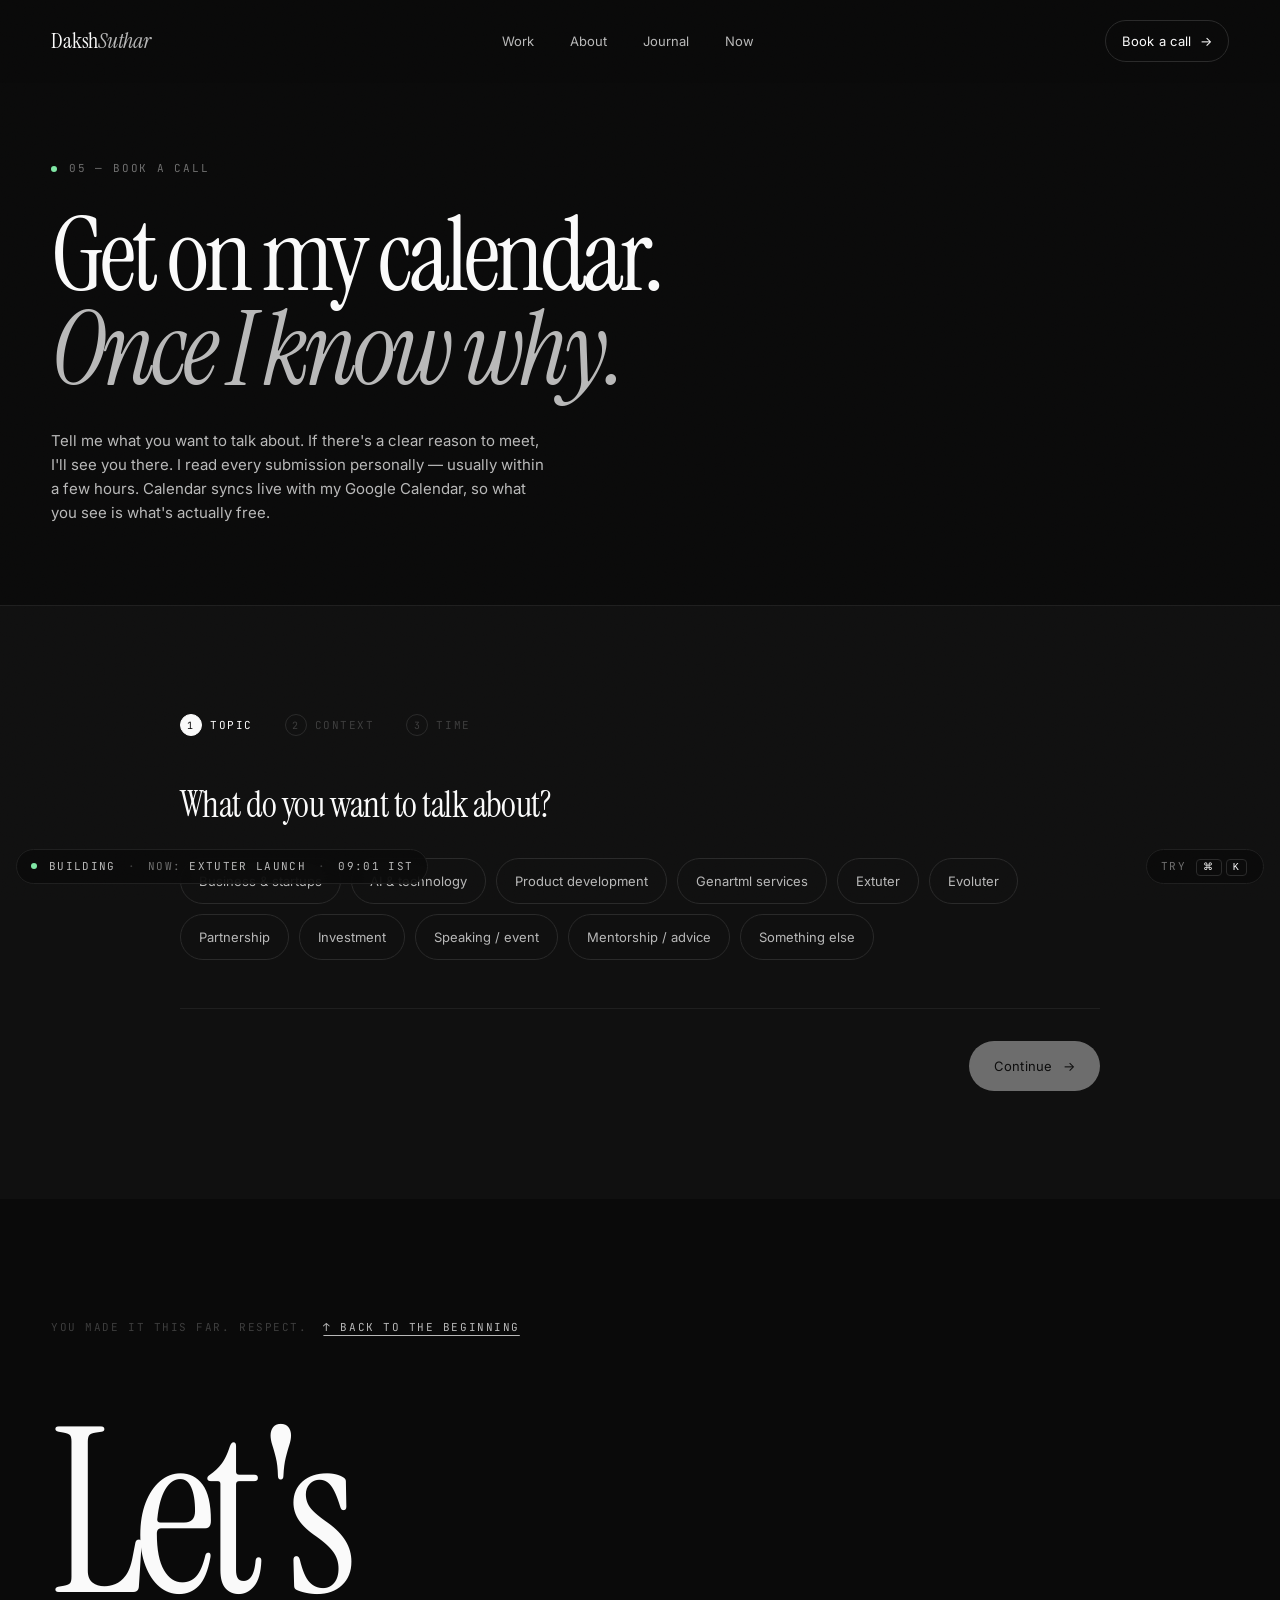
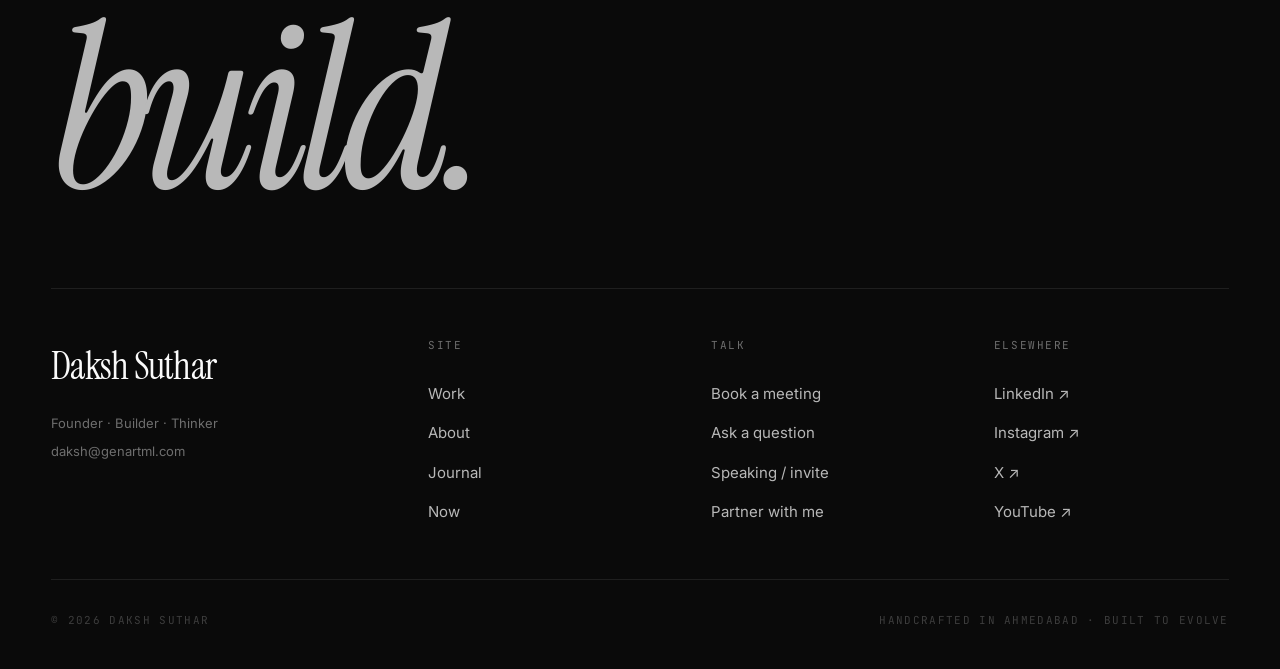
<file: book.html>
<!DOCTYPE html>
<html lang="en">
<head>
<meta charset="UTF-8" />
<meta name="viewport" content="width=device-width, initial-scale=1.0, viewport-fit=cover" />
<title>Book a meeting — Daksh Suthar</title>
<meta name="description" content="Get on Daksh's calendar. Tell me what we're here to talk about — I read every submission." />
<meta name="theme-color" content="#0A0A0A" />
<link rel="preconnect" href="https://fonts.googleapis.com">
<link rel="preconnect" href="https://fonts.gstatic.com" crossorigin>
<link href="https://fonts.googleapis.com/css2?family=Instrument+Serif:ital@0;1&family=Inter:wght@300;400;500;600&family=JetBrains+Mono:wght@400;500&display=swap" rel="stylesheet">
<link rel="stylesheet" href="assets/css/main.css">
    <link rel="icon" type="image/png" href="/favicon.png">
</head>
<body>

<div class="grain" aria-hidden="true"></div>

<nav class="nav" id="nav">
  <a href="index.html" class="nav__logo">Daksh<em>Suthar</em></a>
  <div class="nav__links">
    <a href="work/">Work</a>
    <a href="about.html">About</a>
    <a href="journal/">Journal</a>
    <a href="now.html">Now</a>
  </div>
  <div class="nav__right">
    <a href="book.html" class="nav__book on"><span>Book a call</span><span class="arrow">→</span></a>
    <button class="nav__menu" onclick="toggleMenu()" aria-label="Menu">Menu</button>
  </div>
</nav>

<div class="mobile-menu" id="mobileMenu">
  <a href="work/" onclick="toggleMenu()">Work <em>01</em></a>
  <a href="about.html" onclick="toggleMenu()">About <em>02</em></a>
  <a href="journal/" onclick="toggleMenu()">Journal <em>03</em></a>
  <a href="now.html" onclick="toggleMenu()">Now <em>04</em></a>
  <a href="book.html" onclick="toggleMenu()">Book <em>05</em></a>
</div>

<!-- ═══════════════ PAGE HEADER ═══════════════ -->
<section class="page-hero">
  <div class="page-hero__label">
    <span style="display:inline-block;width:6px;height:6px;border-radius:50%;background:var(--live)"></span>
    05 — Book a call
  </div>
  <h1 class="page-hero__title">Get on my calendar.<br><em>Once I know why.</em></h1>
  <p class="page-hero__sub">
    Tell me what you want to talk about. If there's a clear reason to meet, I'll see you there. I read every submission personally — usually within a few hours. Calendar syncs live with my Google Calendar, so what you see is what's actually free.
  </p>
</section>

<!-- ═══════════════ BOOKING FLOW ═══════════════ -->
<section class="section book" id="book">
  <div class="book__wrap">

    <div class="steps">
      <span class="on" data-step="1"><span class="num">1</span>Topic</span>
      <span data-step="2"><span class="num">2</span>Context</span>
      <span data-step="3"><span class="num">3</span>Time</span>
    </div>

    <!-- STEP 1 — Topic gate -->
    <div class="step-panel on" data-panel="1">
      <div class="step-q">What do you want to talk about?</div>
      <div class="chips" id="topicChips">
        <button class="chip" data-topic="Business &amp; startups">Business &amp; startups</button>
        <button class="chip" data-topic="AI &amp; technology">AI &amp; technology</button>
        <button class="chip" data-topic="Product development">Product development</button>
        <button class="chip" data-topic="Genartml services">Genartml services</button>
        <button class="chip" data-topic="Extuter">Extuter</button>
        <button class="chip" data-topic="Evoluter">Evoluter</button>
        <button class="chip" data-topic="Partnership">Partnership</button>
        <button class="chip" data-topic="Investment">Investment</button>
        <button class="chip" data-topic="Speaking / event">Speaking / event</button>
        <button class="chip" data-topic="Mentorship / advice">Mentorship / advice</button>
        <button class="chip" data-topic="Something else">Something else</button>
      </div>
      <div class="step-actions">
        <span></span>
        <button class="btn btn--primary" id="step1Continue" onclick="goStep(2)">Continue <span class="arrow">→</span></button>
      </div>
    </div>

    <!-- STEP 2 — Context -->
    <div class="step-panel" data-panel="2">
      <div class="step-q">Tell me more.</div>
      <div class="field">
        <label for="contextInput">What would you like to discuss?</label>
        <textarea id="contextInput" placeholder="Tell me what you're building, what you need help with, or why you think we should talk. Be specific — vague requests get vague answers."></textarea>
      </div>
      <p style="color:var(--ink-4);font-family:var(--mono);font-size:var(--s-1);text-transform:uppercase;letter-spacing:.12em;margin-top:16px">This gets sent to me with your booking. Required.</p>
      <div class="step-actions">
        <button class="back" onclick="goStep(1)">← Back</button>
        <button class="btn btn--primary" onclick="goStep(3)">See available times <span class="arrow">→</span></button>
      </div>
    </div>

    <!-- STEP 3 — Cal.com embed (real calendar, real Google Calendar sync) -->
    <div class="step-panel" data-panel="3">
      <div class="step-q">Pick a time that works.</div>
      <p style="color:var(--ink-2);margin-bottom:32px;font-size:var(--s-2);line-height:1.6">
        Times are shown in <strong style="color:var(--ink)" id="tzHint">your local timezone</strong> — Cal.com auto-detects it. You can change it inside the calendar. I take calls 30, 45, or 60 minutes long — pick whichever fits.
      </p>

      <div class="cal-embed-wrap">
        <div class="cal-embed-loading" id="cal-loader">
          <div class="l"></div>
          <span>Loading availability from Google Calendar…</span>
        </div>
        <div id="cal-inline" style="width:100%;height:100%;min-height:640px"></div>
      </div>

      <div class="step-actions">
        <button class="back" onclick="goStep(2)">← Change topic or context</button>
        <span style="font-family:var(--mono);font-size:var(--s-1);color:var(--ink-4);text-transform:uppercase;letter-spacing:.12em">
          Powered by cal.com · Google Calendar synced
        </span>
      </div>
    </div>

  </div>
</section>

<!-- ═══════════════ FOOTER ═══════════════ -->
<footer class="footer">
  <div class="footer__respect">
    <span>You made it this far. Respect.</span>
    <a href="#top" class="footer__up">↑ Back to the beginning</a>
  </div>

  <div class="footer__huge">Let's<br><em>build.</em></div>

  <div class="footer__grid">
    <div class="footer__col">
      <div class="footer__mark">Daksh Suthar</div>
      <div class="footer__tag">Founder · Builder · Thinker</div>
      <div class="footer__tag" style="margin-top:8px">daksh@genartml.com</div>
    </div>
    <div class="footer__col">
      <h4>Site</h4>
      <a href="work/">Work</a>
      <a href="about.html">About</a>
      <a href="journal/">Journal</a>
      <a href="now.html">Now</a>
    </div>
    <div class="footer__col">
      <h4>Talk</h4>
      <a href="book.html">Book a meeting</a>
      <a href="ask.html">Ask a question</a>
      <a href="contact.html">Speaking / invite</a>
      <a href="contact.html">Partner with me</a>
    </div>
    <div class="footer__col">
      <h4>Elsewhere</h4>
      <a href="https://linkedin.com/in/daksh-suthar" target="_blank" rel="noopener">LinkedIn ↗</a>
      <a href="https://instagram.com/daksh.suthar" target="_blank" rel="noopener">Instagram ↗</a>
      <a href="https://x.com/dakshsuthar" target="_blank" rel="noopener">X ↗</a>
      <a href="https://youtube.com/@dakshsuthar" target="_blank" rel="noopener">YouTube ↗</a>
    </div>
  </div>

  <div class="footer__base">
    <span>© 2026 Daksh Suthar</span>
    <span>Handcrafted in Ahmedabad · Built to evolve</span>
  </div>
</footer>

<div class="status" onclick="openCmd()">
  <span class="dot"></span>
  <span>Building</span>
  <span class="sep">·</span>
  <span class="mo-hide"><span class="k">Now:</span> Extuter launch</span>
  <span class="sep mo-hide">·</span>
  <span id="statusClock">--:-- IST</span>
</div>

<div class="kbd-hint">Try <kbd>⌘</kbd><kbd>K</kbd></div>

<div class="cmd" id="cmd">
  <div class="cmd__box">
    <input class="cmd__input" id="cmdInput" placeholder="Search or jump to…" />
    <div class="cmd__list" id="cmdList">
      <a class="cmd__item" href="index.html"><div class="cmd__icon">H</div><div class="cmd__name">Home</div><div class="cmd__sub">Top</div></a>
      <a class="cmd__item" href="work/"><div class="cmd__icon">W</div><div class="cmd__name">Work — all projects</div><div class="cmd__sub">01</div></a>
      <a class="cmd__item" href="work/extuter.html"><div class="cmd__icon">E</div><div class="cmd__name">Extuter — launching soon</div><div class="cmd__sub">New</div></a>
      <a class="cmd__item" href="work/genartml.html"><div class="cmd__icon">G</div><div class="cmd__name">Genartml — the studio</div><div class="cmd__sub">Live</div></a>
      <a class="cmd__item" href="work/evoluter.html"><div class="cmd__icon">V</div><div class="cmd__name">Evoluter — UPSC prep</div><div class="cmd__sub">Beta</div></a>
      <a class="cmd__item" href="about.html"><div class="cmd__icon">A</div><div class="cmd__name">About Daksh</div><div class="cmd__sub">02</div></a>
      <a class="cmd__item" href="now.html"><div class="cmd__icon">N</div><div class="cmd__name">Right now</div><div class="cmd__sub">Live</div></a>
      <a class="cmd__item" href="journal/"><div class="cmd__icon">J</div><div class="cmd__name">Journal</div><div class="cmd__sub">Inside my head</div></a>
      <a class="cmd__item" href="book.html"><div class="cmd__icon">B</div><div class="cmd__name">Book a meeting</div><div class="cmd__sub">Calendar</div></a>
      <a class="cmd__item" href="ask.html"><div class="cmd__icon">?</div><div class="cmd__name">Ask Daksh</div><div class="cmd__sub">Anything</div></a>
      <a class="cmd__item" href="contact.html"><div class="cmd__icon">C</div><div class="cmd__name">Contact / Speaking</div><div class="cmd__sub">Direct</div></a>
      <a class="cmd__item" href="mailto:daksh@genartml.com"><div class="cmd__icon">@</div><div class="cmd__name">Email Daksh</div><div class="cmd__sub">Mail</div></a>
    </div>
    <div class="cmd__foot">
      <span><kbd>↑</kbd><kbd>↓</kbd> Navigate</span>
      <span><kbd>↵</kbd> Go</span>
      <span><kbd>esc</kbd> Close</span>
    </div>
  </div>
</div>

<script src="assets/js/main.js"></script>
<script src="assets/js/booking.js"></script>
<script>
  // Fill in the user's detected timezone in the hint
  try {
    const tz = Intl.DateTimeFormat().resolvedOptions().timeZone;
    const el = document.getElementById('tzHint');
    if (el && tz) el.textContent = tz.replace('_', ' ');
  } catch (e) {}
</script>
</body>
</html>
</file>
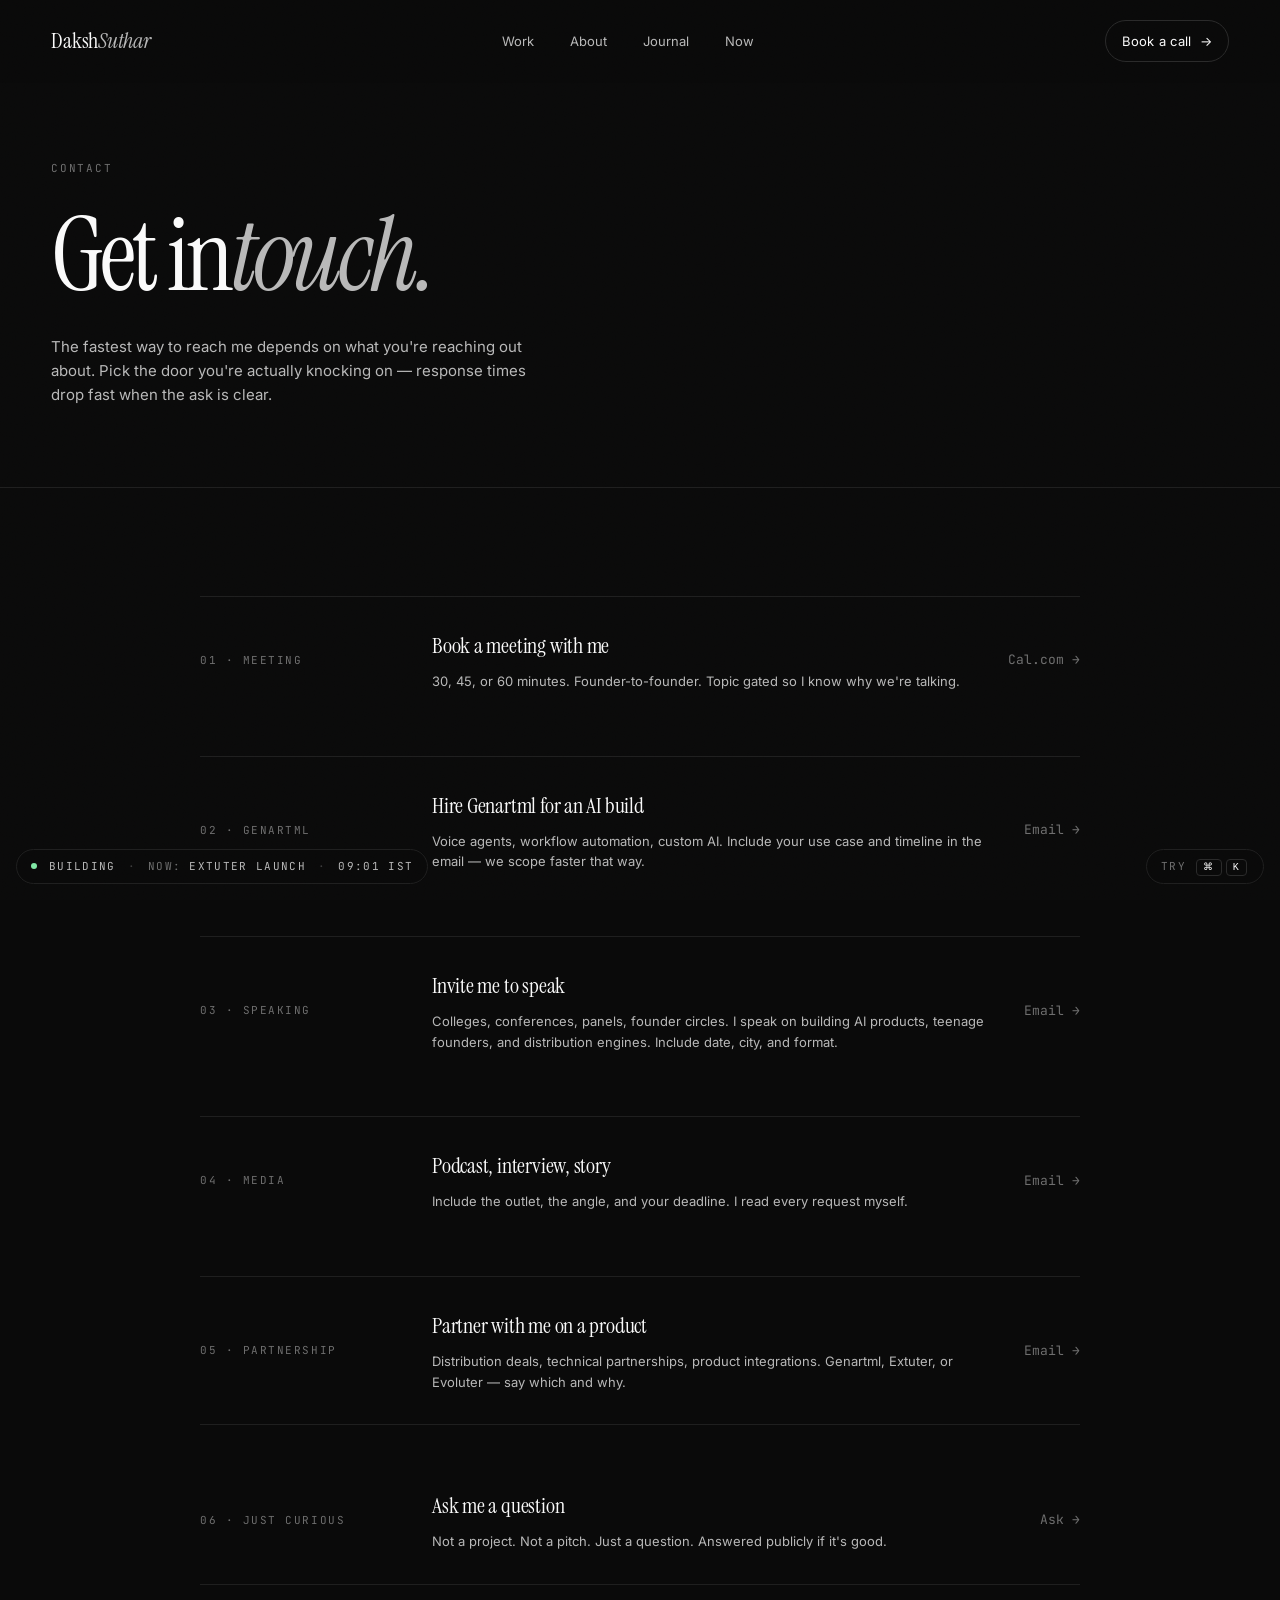
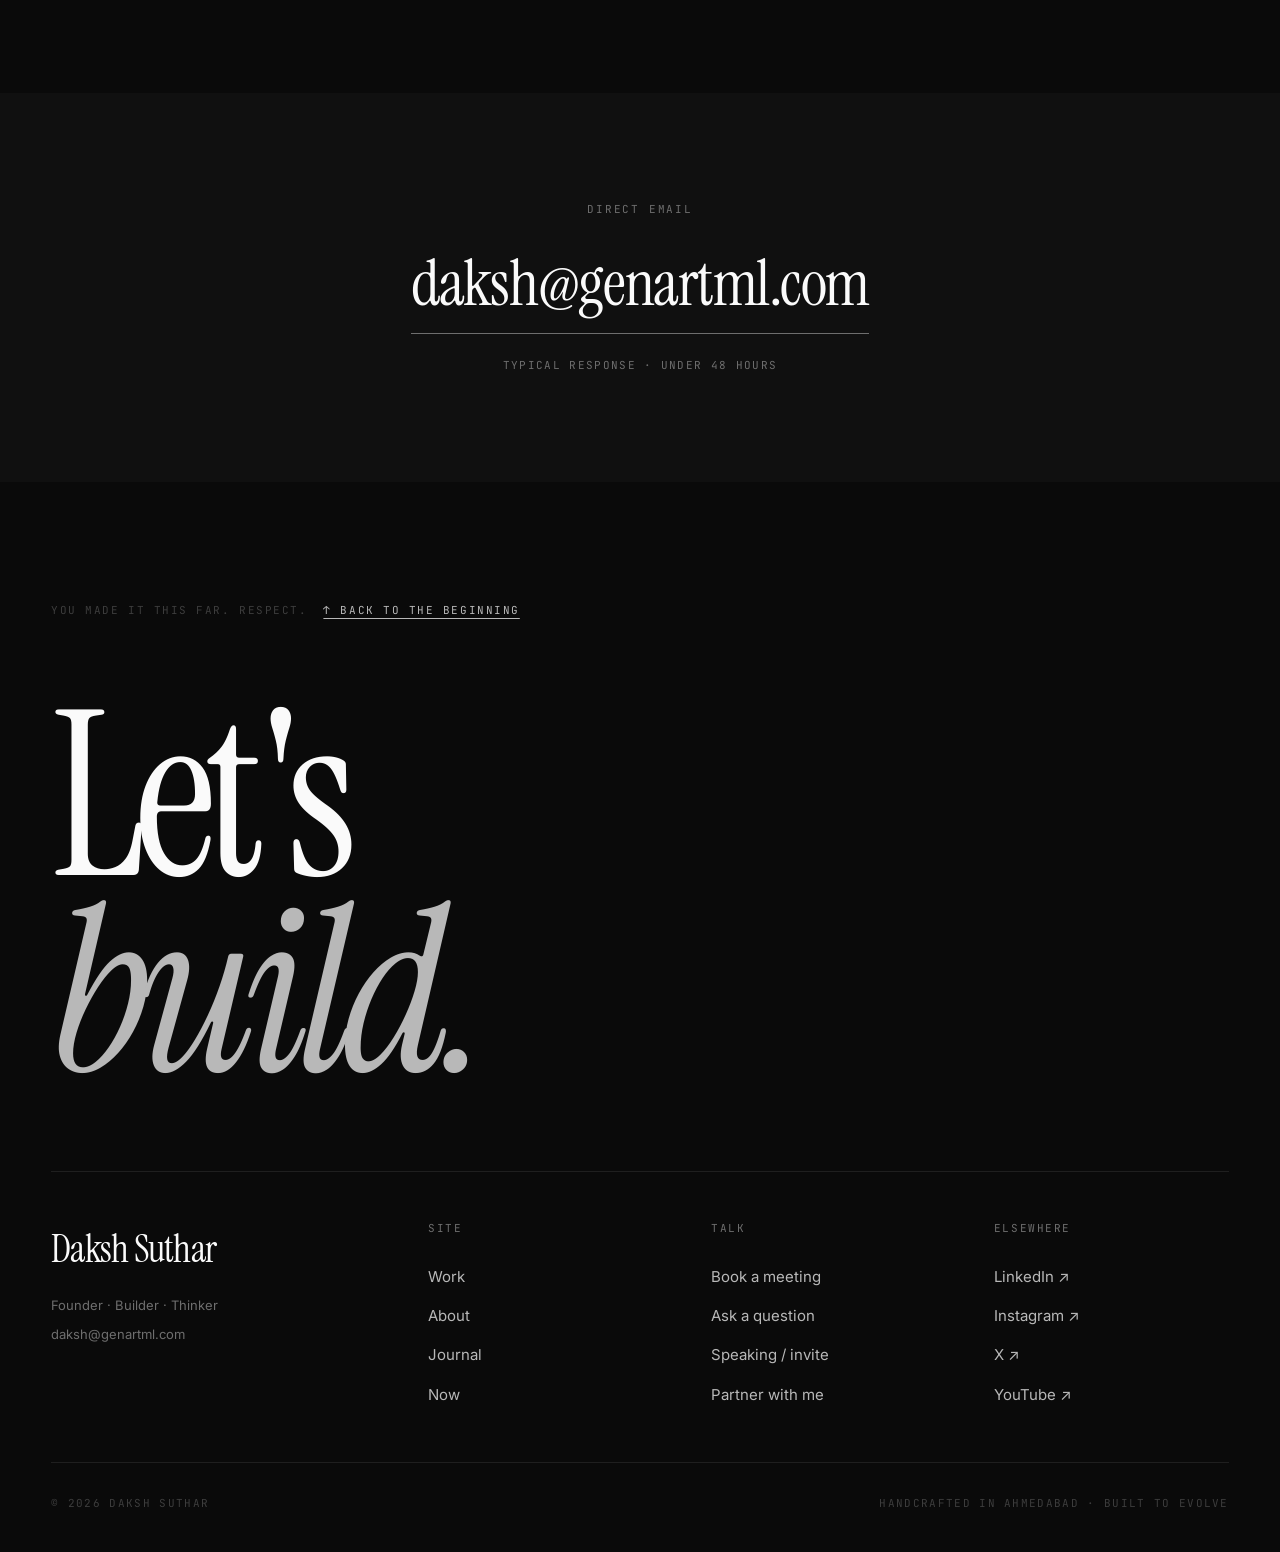
<file: contact.html>
<!DOCTYPE html>
<html lang="en">
<head>
<meta charset="UTF-8" />
<meta name="viewport" content="width=device-width, initial-scale=1.0, viewport-fit=cover" />
<title>Contact — Daksh Suthar</title>
<meta name="description" content="How to reach Daksh — direct email, speaking invites, media, and partnerships." />
<meta name="theme-color" content="#0A0A0A" />
<link rel="preconnect" href="https://fonts.googleapis.com">
<link rel="preconnect" href="https://fonts.gstatic.com" crossorigin>
<link href="https://fonts.googleapis.com/css2?family=Instrument+Serif:ital@0;1&family=Inter:wght@300;400;500;600&family=JetBrains+Mono:wght@400;500&display=swap" rel="stylesheet">
<link rel="stylesheet" href="assets/css/main.css">
    <link rel="icon" type="image/png" href="/favicon.png">
</head>
<body>

<div class="grain" aria-hidden="true"></div>

<nav class="nav" id="nav">
  <a href="index.html" class="nav__logo">Daksh<em>Suthar</em></a>
  <div class="nav__links">
    <a href="work/">Work</a>
    <a href="about.html">About</a>
    <a href="journal/">Journal</a>
    <a href="now.html">Now</a>
  </div>
  <div class="nav__right">
    <a href="book.html" class="nav__book"><span>Book a call</span><span class="arrow">→</span></a>
    <button class="nav__menu" onclick="toggleMenu()" aria-label="Menu">Menu</button>
  </div>
</nav>

<div class="mobile-menu" id="mobileMenu">
  <a href="work/" onclick="toggleMenu()">Work <em>01</em></a>
  <a href="about.html" onclick="toggleMenu()">About <em>02</em></a>
  <a href="journal/" onclick="toggleMenu()">Journal <em>03</em></a>
  <a href="now.html" onclick="toggleMenu()">Now <em>04</em></a>
  <a href="book.html" onclick="toggleMenu()">Book <em>05</em></a>
</div>

<section class="page-hero" id="top">
  <div class="page-hero__label">Contact</div>
  <h1 class="page-hero__title">Get in<em>touch.</em></h1>
  <p class="page-hero__sub">
    The fastest way to reach me depends on what you're reaching out about. Pick the door you're actually knocking on — response times drop fast when the ask is clear.
  </p>
</section>

<section class="section">
  <div style="max-width:880px;margin:0 auto;display:flex;flex-direction:column;gap:32px">

    <a href="book.html" class="reveal" style="display:grid;grid-template-columns:200px 1fr auto;gap:32px;align-items:center;padding:32px 0;border-top:1px solid var(--line);text-decoration:none;transition:padding .3s ease" onmouseover="this.style.paddingLeft='16px';this.style.paddingRight='16px'" onmouseout="this.style.paddingLeft='0';this.style.paddingRight='0'">
      <div style="font-family:var(--mono);font-size:var(--s-1);text-transform:uppercase;letter-spacing:.14em;color:var(--ink-3)">01 · Meeting</div>
      <div>
        <div style="font-family:var(--serif);font-size:var(--s-4);color:var(--ink);letter-spacing:-0.01em;margin-bottom:8px">Book a meeting with me</div>
        <div style="color:var(--ink-2);font-size:var(--s-2);line-height:1.6">30, 45, or 60 minutes. Founder-to-founder. Topic gated so I know why we're talking.</div>
      </div>
      <span style="color:var(--ink-3);font-family:var(--mono);font-size:var(--s-2)">Cal.com →</span>
    </a>

    <a href="mailto:daksh@genartml.com?subject=Genartml%20project%20inquiry" class="reveal" style="display:grid;grid-template-columns:200px 1fr auto;gap:32px;align-items:center;padding:32px 0;border-top:1px solid var(--line);text-decoration:none">
      <div style="font-family:var(--mono);font-size:var(--s-1);text-transform:uppercase;letter-spacing:.14em;color:var(--ink-3)">02 · Genartml</div>
      <div>
        <div style="font-family:var(--serif);font-size:var(--s-4);color:var(--ink);letter-spacing:-0.01em;margin-bottom:8px">Hire Genartml for an AI build</div>
        <div style="color:var(--ink-2);font-size:var(--s-2);line-height:1.6">Voice agents, workflow automation, custom AI. Include your use case and timeline in the email — we scope faster that way.</div>
      </div>
      <span style="color:var(--ink-3);font-family:var(--mono);font-size:var(--s-2)">Email →</span>
    </a>

    <a href="mailto:daksh@genartml.com?subject=Speaking%20invitation" class="reveal" style="display:grid;grid-template-columns:200px 1fr auto;gap:32px;align-items:center;padding:32px 0;border-top:1px solid var(--line);text-decoration:none">
      <div style="font-family:var(--mono);font-size:var(--s-1);text-transform:uppercase;letter-spacing:.14em;color:var(--ink-3)">03 · Speaking</div>
      <div>
        <div style="font-family:var(--serif);font-size:var(--s-4);color:var(--ink);letter-spacing:-0.01em;margin-bottom:8px">Invite me to speak</div>
        <div style="color:var(--ink-2);font-size:var(--s-2);line-height:1.6">Colleges, conferences, panels, founder circles. I speak on building AI products, teenage founders, and distribution engines. Include date, city, and format.</div>
      </div>
      <span style="color:var(--ink-3);font-family:var(--mono);font-size:var(--s-2)">Email →</span>
    </a>

    <a href="mailto:daksh@genartml.com?subject=Media%20request" class="reveal" style="display:grid;grid-template-columns:200px 1fr auto;gap:32px;align-items:center;padding:32px 0;border-top:1px solid var(--line);text-decoration:none">
      <div style="font-family:var(--mono);font-size:var(--s-1);text-transform:uppercase;letter-spacing:.14em;color:var(--ink-3)">04 · Media</div>
      <div>
        <div style="font-family:var(--serif);font-size:var(--s-4);color:var(--ink);letter-spacing:-0.01em;margin-bottom:8px">Podcast, interview, story</div>
        <div style="color:var(--ink-2);font-size:var(--s-2);line-height:1.6">Include the outlet, the angle, and your deadline. I read every request myself.</div>
      </div>
      <span style="color:var(--ink-3);font-family:var(--mono);font-size:var(--s-2)">Email →</span>
    </a>

    <a href="mailto:daksh@genartml.com?subject=Partnership%20idea" class="reveal" style="display:grid;grid-template-columns:200px 1fr auto;gap:32px;align-items:center;padding:32px 0;border-top:1px solid var(--line);border-bottom:1px solid var(--line);text-decoration:none">
      <div style="font-family:var(--mono);font-size:var(--s-1);text-transform:uppercase;letter-spacing:.14em;color:var(--ink-3)">05 · Partnership</div>
      <div>
        <div style="font-family:var(--serif);font-size:var(--s-4);color:var(--ink);letter-spacing:-0.01em;margin-bottom:8px">Partner with me on a product</div>
        <div style="color:var(--ink-2);font-size:var(--s-2);line-height:1.6">Distribution deals, technical partnerships, product integrations. Genartml, Extuter, or Evoluter — say which and why.</div>
      </div>
      <span style="color:var(--ink-3);font-family:var(--mono);font-size:var(--s-2)">Email →</span>
    </a>

    <a href="ask.html" class="reveal" style="display:grid;grid-template-columns:200px 1fr auto;gap:32px;align-items:center;padding:32px 0;border-bottom:1px solid var(--line);text-decoration:none">
      <div style="font-family:var(--mono);font-size:var(--s-1);text-transform:uppercase;letter-spacing:.14em;color:var(--ink-3)">06 · Just curious</div>
      <div>
        <div style="font-family:var(--serif);font-size:var(--s-4);color:var(--ink);letter-spacing:-0.01em;margin-bottom:8px">Ask me a question</div>
        <div style="color:var(--ink-2);font-size:var(--s-2);line-height:1.6">Not a project. Not a pitch. Just a question. Answered publicly if it's good.</div>
      </div>
      <span style="color:var(--ink-3);font-family:var(--mono);font-size:var(--s-2)">Ask →</span>
    </a>

  </div>
</section>

<section class="section" style="background:var(--bg-2);text-align:center">
  <div style="font-family:var(--mono);font-size:var(--s-1);color:var(--ink-3);text-transform:uppercase;letter-spacing:.16em;margin-bottom:16px">Direct email</div>
  <a href="mailto:daksh@genartml.com" style="font-family:var(--serif);font-size:clamp(36px,5vw,72px);color:var(--ink);border-bottom:1px solid var(--ink-3);padding-bottom:8px;letter-spacing:-0.02em">daksh@genartml.com</a>
  <p style="color:var(--ink-3);margin-top:24px;font-family:var(--mono);font-size:var(--s-1);text-transform:uppercase;letter-spacing:.12em">Typical response · Under 48 hours</p>
</section>

<footer class="footer">
  <div class="footer__respect">
    <span>You made it this far. Respect.</span>
    <a href="#top" class="footer__up">↑ Back to the beginning</a>
  </div>
  <div class="footer__huge">Let's<br><em>build.</em></div>
  <div class="footer__grid">
    <div class="footer__col">
      <div class="footer__mark">Daksh Suthar</div>
      <div class="footer__tag">Founder · Builder · Thinker</div>
      <div class="footer__tag" style="margin-top:8px">daksh@genartml.com</div>
    </div>
    <div class="footer__col"><h4>Site</h4><a href="work/">Work</a><a href="about.html">About</a><a href="journal/">Journal</a><a href="now.html">Now</a></div>
    <div class="footer__col"><h4>Talk</h4><a href="book.html">Book a meeting</a><a href="ask.html">Ask a question</a><a href="contact.html">Speaking / invite</a><a href="contact.html">Partner with me</a></div>
    <div class="footer__col"><h4>Elsewhere</h4><a href="https://linkedin.com/in/daksh-suthar" target="_blank" rel="noopener">LinkedIn ↗</a><a href="https://instagram.com/daksh.suthar" target="_blank" rel="noopener">Instagram ↗</a><a href="https://x.com/dakshsuthar" target="_blank" rel="noopener">X ↗</a><a href="https://youtube.com/@dakshsuthar" target="_blank" rel="noopener">YouTube ↗</a></div>
  </div>
  <div class="footer__base"><span>© 2026 Daksh Suthar</span><span>Handcrafted in Ahmedabad · Built to evolve</span></div>
</footer>

<div class="status" onclick="openCmd()"><span class="dot"></span><span>Building</span><span class="sep">·</span><span class="mo-hide"><span class="k">Now:</span> Extuter launch</span><span class="sep mo-hide">·</span><span id="statusClock">--:-- IST</span></div>
<div class="kbd-hint">Try <kbd>⌘</kbd><kbd>K</kbd></div>

<div class="cmd" id="cmd">
  <div class="cmd__box">
    <input class="cmd__input" id="cmdInput" placeholder="Search or jump to…" />
    <div class="cmd__list" id="cmdList">
      <a class="cmd__item" href="index.html"><div class="cmd__icon">H</div><div class="cmd__name">Home</div><div class="cmd__sub">Top</div></a>
      <a class="cmd__item" href="work/"><div class="cmd__icon">W</div><div class="cmd__name">Work — all projects</div><div class="cmd__sub">01</div></a>
      <a class="cmd__item" href="work/extuter.html"><div class="cmd__icon">E</div><div class="cmd__name">Extuter — launching soon</div><div class="cmd__sub">New</div></a>
      <a class="cmd__item" href="work/genartml.html"><div class="cmd__icon">G</div><div class="cmd__name">Genartml — the studio</div><div class="cmd__sub">Live</div></a>
      <a class="cmd__item" href="work/evoluter.html"><div class="cmd__icon">V</div><div class="cmd__name">Evoluter — UPSC prep</div><div class="cmd__sub">Beta</div></a>
      <a class="cmd__item" href="about.html"><div class="cmd__icon">A</div><div class="cmd__name">About Daksh</div><div class="cmd__sub">02</div></a>
      <a class="cmd__item" href="now.html"><div class="cmd__icon">N</div><div class="cmd__name">Right now</div><div class="cmd__sub">Live</div></a>
      <a class="cmd__item" href="journal/"><div class="cmd__icon">J</div><div class="cmd__name">Journal</div><div class="cmd__sub">Inside my head</div></a>
      <a class="cmd__item" href="book.html"><div class="cmd__icon">B</div><div class="cmd__name">Book a meeting</div><div class="cmd__sub">Calendar</div></a>
      <a class="cmd__item" href="ask.html"><div class="cmd__icon">?</div><div class="cmd__name">Ask Daksh</div><div class="cmd__sub">Anything</div></a>
      <a class="cmd__item" href="contact.html"><div class="cmd__icon">C</div><div class="cmd__name">Contact / Speaking</div><div class="cmd__sub">Direct</div></a>
      <a class="cmd__item" href="mailto:daksh@genartml.com"><div class="cmd__icon">@</div><div class="cmd__name">Email Daksh</div><div class="cmd__sub">Mail</div></a>
    </div>
    <div class="cmd__foot"><span><kbd>↑</kbd><kbd>↓</kbd> Navigate</span><span><kbd>↵</kbd> Go</span><span><kbd>esc</kbd> Close</span></div>
  </div>
</div>

<script src="assets/js/main.js"></script>
</body>
</html>
</file>
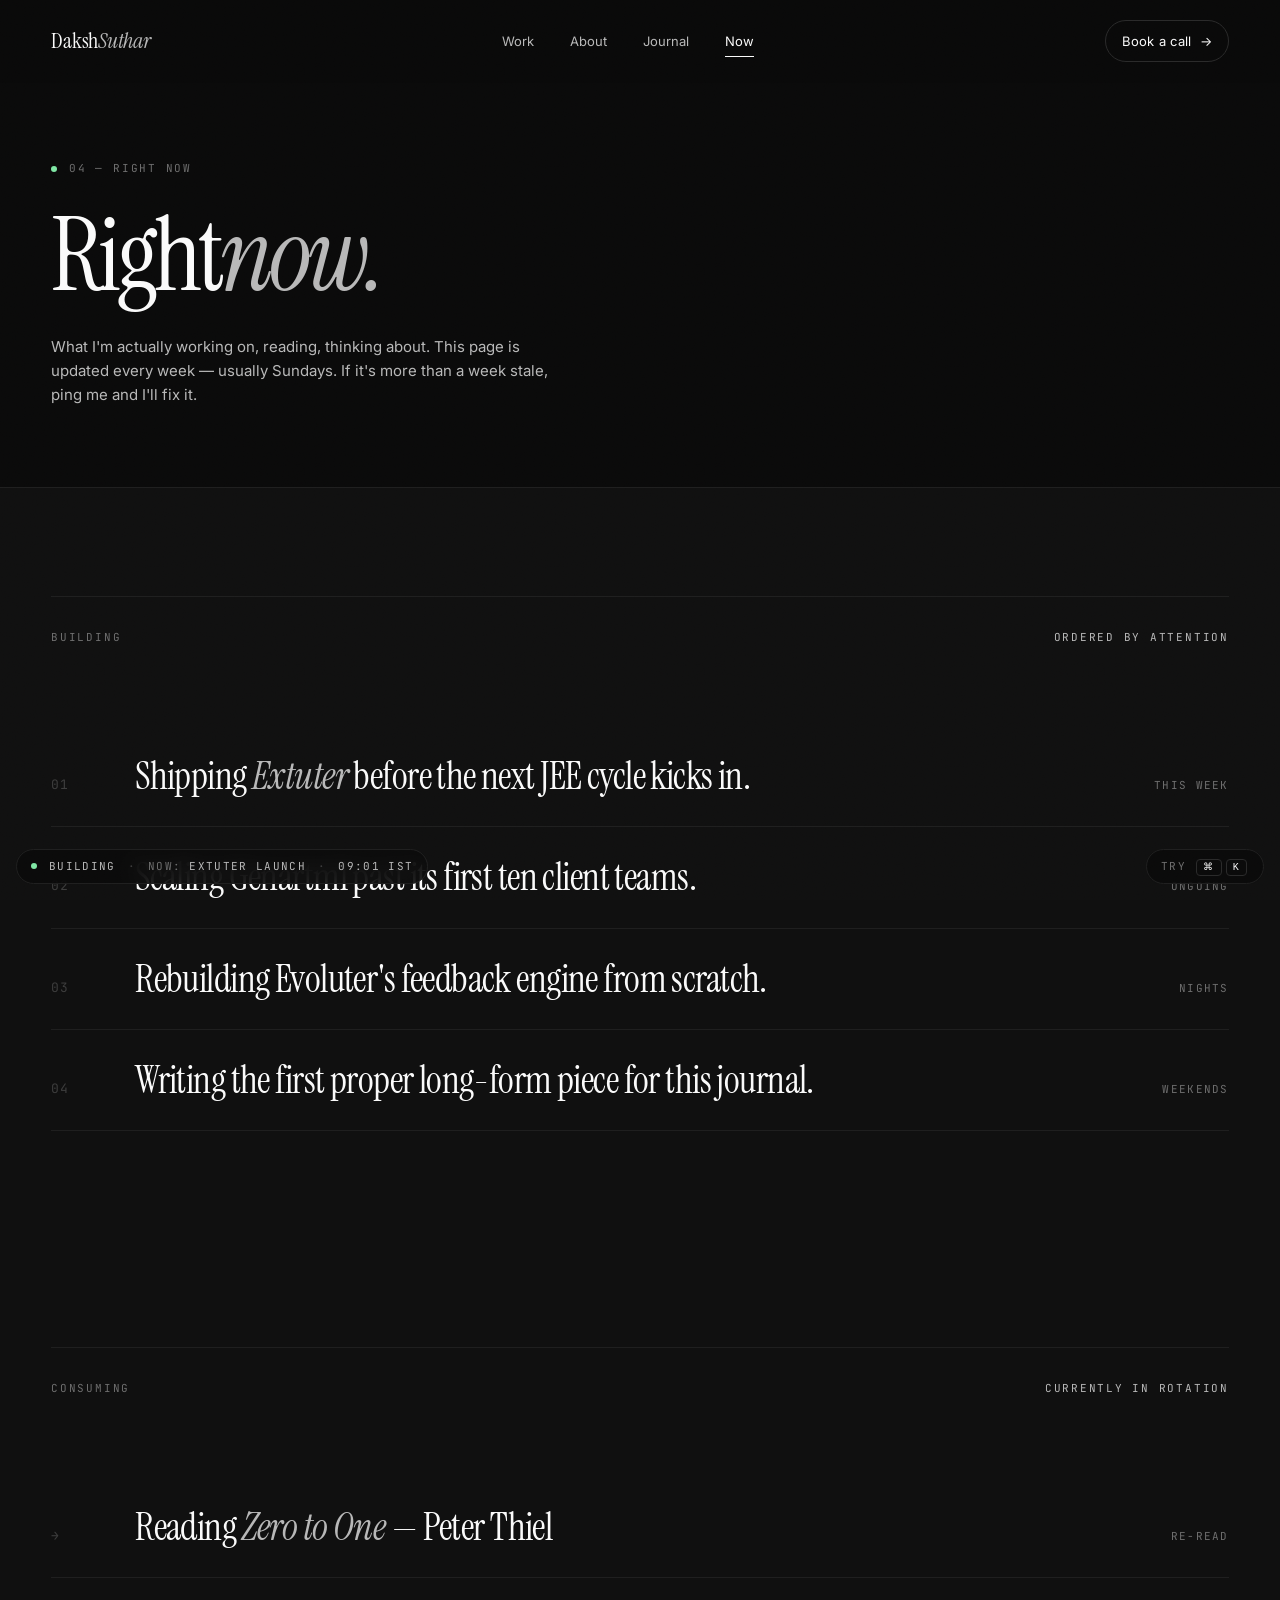
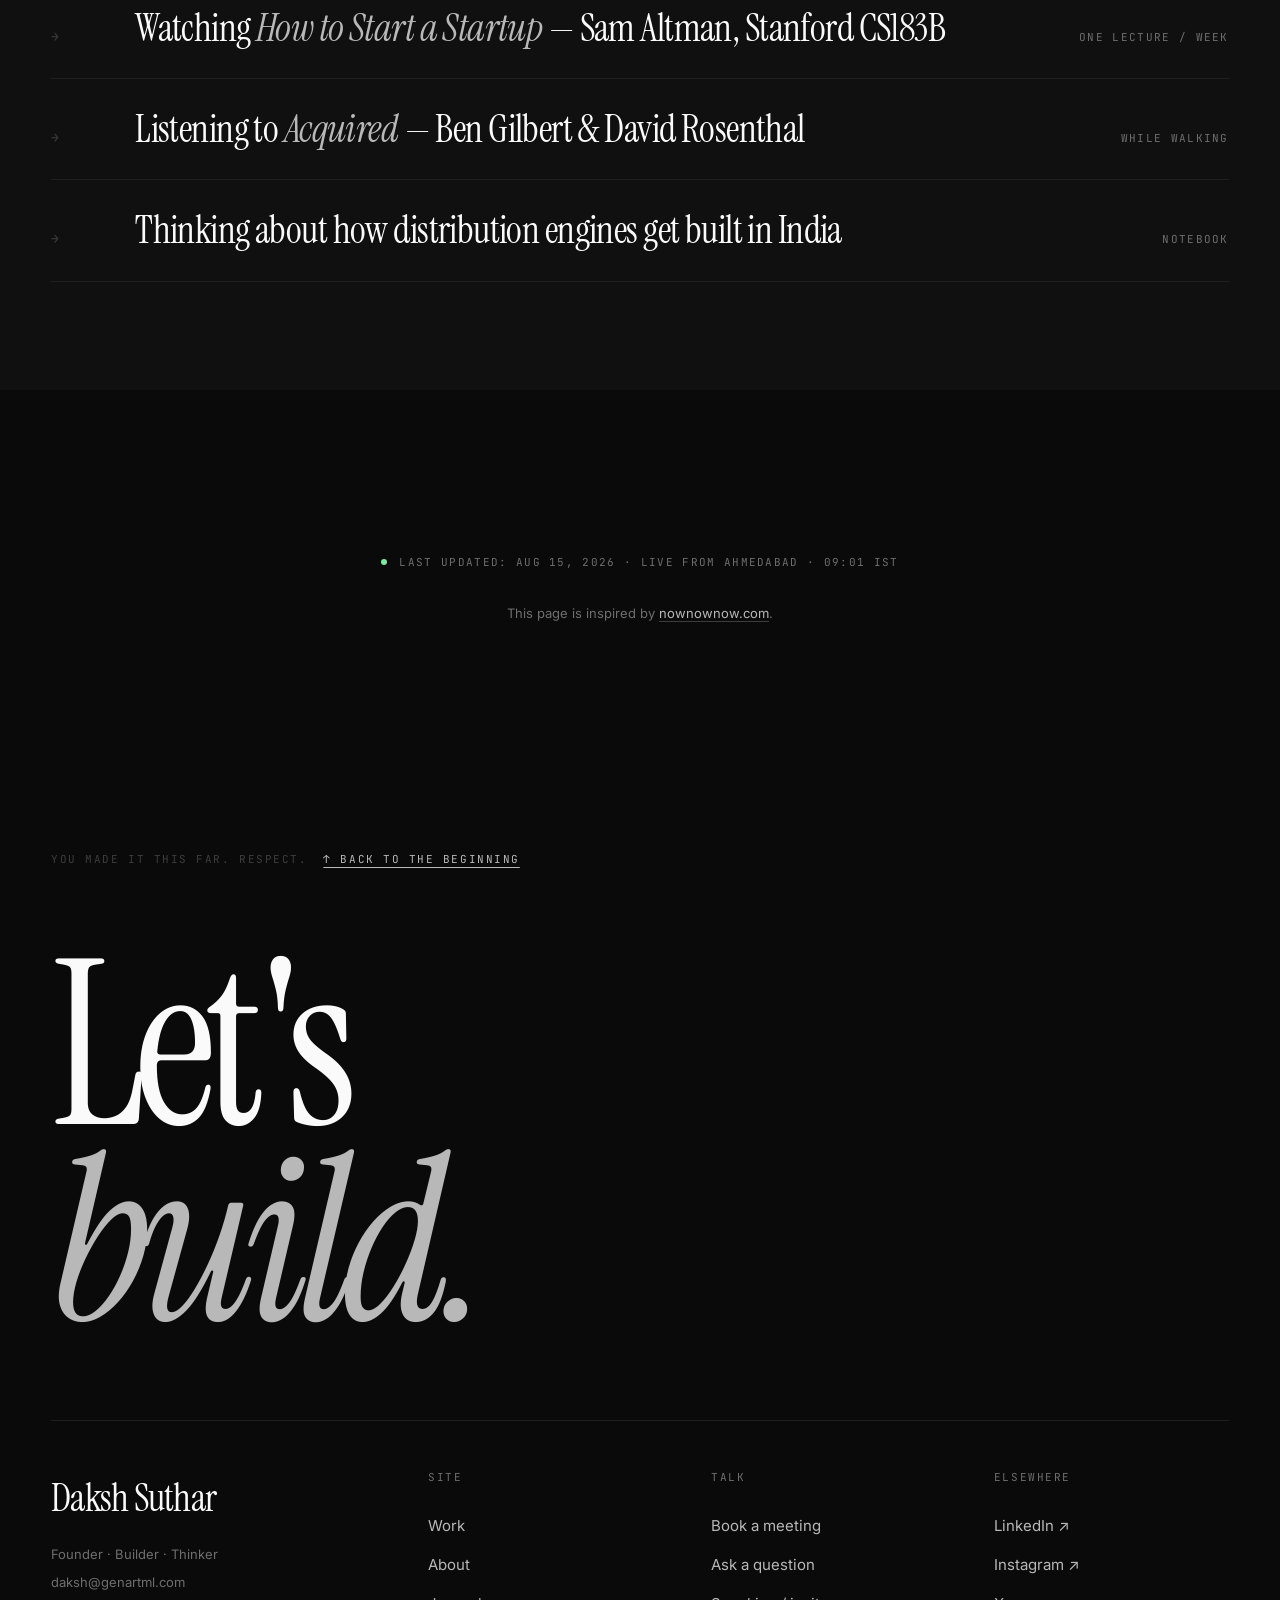
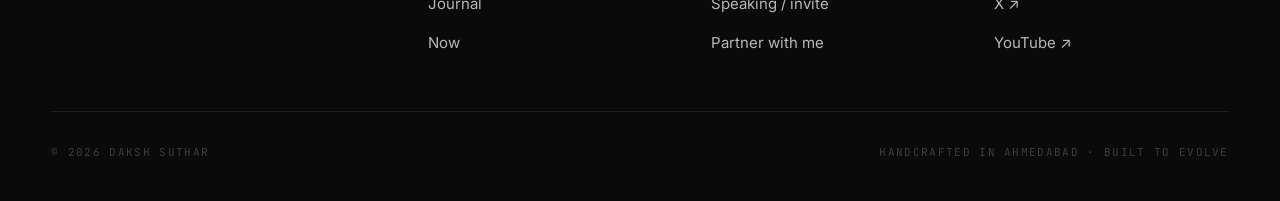
<file: now.html>
<!DOCTYPE html>
<html lang="en">
<head>
<meta charset="UTF-8" />
<meta name="viewport" content="width=device-width, initial-scale=1.0, viewport-fit=cover" />
<title>Now — Daksh Suthar</title>
<meta name="description" content="What Daksh is actually working on right now. Updated weekly." />
<meta name="theme-color" content="#0A0A0A" />
<link rel="preconnect" href="https://fonts.googleapis.com">
<link rel="preconnect" href="https://fonts.gstatic.com" crossorigin>
<link href="https://fonts.googleapis.com/css2?family=Instrument+Serif:ital@0;1&family=Inter:wght@300;400;500;600&family=JetBrains+Mono:wght@400;500&display=swap" rel="stylesheet">
<link rel="stylesheet" href="assets/css/main.css">
    <link rel="icon" type="image/png" href="/favicon.png">
</head>
<body>

<div class="grain" aria-hidden="true"></div>

<nav class="nav" id="nav">
  <a href="index.html" class="nav__logo">Daksh<em>Suthar</em></a>
  <div class="nav__links">
    <a href="work/">Work</a>
    <a href="about.html">About</a>
    <a href="journal/">Journal</a>
    <a href="now.html" class="on">Now</a>
  </div>
  <div class="nav__right">
    <a href="book.html" class="nav__book"><span>Book a call</span><span class="arrow">→</span></a>
    <button class="nav__menu" onclick="toggleMenu()" aria-label="Menu">Menu</button>
  </div>
</nav>

<div class="mobile-menu" id="mobileMenu">
  <a href="work/" onclick="toggleMenu()">Work <em>01</em></a>
  <a href="about.html" onclick="toggleMenu()">About <em>02</em></a>
  <a href="journal/" onclick="toggleMenu()">Journal <em>03</em></a>
  <a href="now.html" onclick="toggleMenu()">Now <em>04</em></a>
  <a href="book.html" onclick="toggleMenu()">Book <em>05</em></a>
</div>

<section class="page-hero" id="top">
  <div class="page-hero__label">
    <span style="display:inline-block;width:6px;height:6px;border-radius:50%;background:var(--live);animation:pulse 2.4s infinite"></span>
    04 — Right now
  </div>
  <h1 class="page-hero__title">Right<em>now.</em></h1>
  <p class="page-hero__sub">
    What I'm actually working on, reading, thinking about. This page is updated every week — usually Sundays. If it's more than a week stale, ping me and I'll fix it.
  </p>
</section>

<section class="section now">
  <div class="section__head reveal">
    <div class="section__label">Building</div>
    <div class="section__label" style="color:var(--ink-2)">Ordered by attention</div>
  </div>

  <div class="now__list">
    <div class="now__row reveal">
      <span class="now__num">01</span>
      <span class="now__task">Shipping <em>Extuter</em> before the next JEE cycle kicks in.</span>
      <span class="now__meta">This week</span>
    </div>
    <div class="now__row reveal">
      <span class="now__num">02</span>
      <span class="now__task">Scaling Genartml past its first ten client teams.</span>
      <span class="now__meta">Ongoing</span>
    </div>
    <div class="now__row reveal">
      <span class="now__num">03</span>
      <span class="now__task">Rebuilding Evoluter's feedback engine from scratch.</span>
      <span class="now__meta">Nights</span>
    </div>
    <div class="now__row reveal">
      <span class="now__num">04</span>
      <span class="now__task">Writing the first proper long-form piece for this journal.</span>
      <span class="now__meta">Weekends</span>
    </div>
  </div>
</section>

<section class="section" style="background:var(--bg-2)">
  <div class="section__head reveal">
    <div class="section__label">Consuming</div>
    <div class="section__label" style="color:var(--ink-2)">Currently in rotation</div>
  </div>

  <div class="now__list">
    <div class="now__row reveal">
      <span class="now__num">→</span>
      <span class="now__task">Reading <em>Zero to One</em> — Peter Thiel</span>
      <span class="now__meta">Re-read</span>
    </div>
    <div class="now__row reveal">
      <span class="now__num">→</span>
      <span class="now__task">Watching <em>How to Start a Startup</em> — Sam Altman, Stanford CS183B</span>
      <span class="now__meta">One lecture / week</span>
    </div>
    <div class="now__row reveal">
      <span class="now__num">→</span>
      <span class="now__task">Listening to <em>Acquired</em> — Ben Gilbert &amp; David Rosenthal</span>
      <span class="now__meta">While walking</span>
    </div>
    <div class="now__row reveal">
      <span class="now__num">→</span>
      <span class="now__task">Thinking about how distribution engines get built in India</span>
      <span class="now__meta">Notebook</span>
    </div>
  </div>
</section>

<section class="section" style="text-align:center">
  <div class="now__stamp" style="justify-content:center;margin-bottom:32px">
    <span class="dot"></span>
    <span>Last updated: Aug 15, 2026 · Live from Ahmedabad · <span id="clock">--:--</span> IST</span>
  </div>
  <p style="color:var(--ink-3);font-size:var(--s-2)">This page is inspired by <a href="https://nownownow.com" target="_blank" rel="noopener" style="color:var(--ink-2);border-bottom:1px solid var(--ink-4)">nownownow.com</a>.</p>
</section>

<footer class="footer">
  <div class="footer__respect">
    <span>You made it this far. Respect.</span>
    <a href="#top" class="footer__up">↑ Back to the beginning</a>
  </div>
  <div class="footer__huge">Let's<br><em>build.</em></div>
  <div class="footer__grid">
    <div class="footer__col">
      <div class="footer__mark">Daksh Suthar</div>
      <div class="footer__tag">Founder · Builder · Thinker</div>
      <div class="footer__tag" style="margin-top:8px">daksh@genartml.com</div>
    </div>
    <div class="footer__col"><h4>Site</h4><a href="work/">Work</a><a href="about.html">About</a><a href="journal/">Journal</a><a href="now.html">Now</a></div>
    <div class="footer__col"><h4>Talk</h4><a href="book.html">Book a meeting</a><a href="ask.html">Ask a question</a><a href="contact.html">Speaking / invite</a><a href="contact.html">Partner with me</a></div>
    <div class="footer__col"><h4>Elsewhere</h4><a href="https://linkedin.com/in/daksh-suthar" target="_blank" rel="noopener">LinkedIn ↗</a><a href="https://instagram.com/daksh.suthar" target="_blank" rel="noopener">Instagram ↗</a><a href="https://x.com/dakshsuthar" target="_blank" rel="noopener">X ↗</a><a href="https://youtube.com/@dakshsuthar" target="_blank" rel="noopener">YouTube ↗</a></div>
  </div>
  <div class="footer__base"><span>© 2026 Daksh Suthar</span><span>Handcrafted in Ahmedabad · Built to evolve</span></div>
</footer>

<div class="status" onclick="openCmd()"><span class="dot"></span><span>Building</span><span class="sep">·</span><span class="mo-hide"><span class="k">Now:</span> Extuter launch</span><span class="sep mo-hide">·</span><span id="statusClock">--:-- IST</span></div>
<div class="kbd-hint">Try <kbd>⌘</kbd><kbd>K</kbd></div>

<div class="cmd" id="cmd">
  <div class="cmd__box">
    <input class="cmd__input" id="cmdInput" placeholder="Search or jump to…" />
    <div class="cmd__list" id="cmdList">
      <a class="cmd__item" href="index.html"><div class="cmd__icon">H</div><div class="cmd__name">Home</div><div class="cmd__sub">Top</div></a>
      <a class="cmd__item" href="work/"><div class="cmd__icon">W</div><div class="cmd__name">Work — all projects</div><div class="cmd__sub">01</div></a>
      <a class="cmd__item" href="work/extuter.html"><div class="cmd__icon">E</div><div class="cmd__name">Extuter — launching soon</div><div class="cmd__sub">New</div></a>
      <a class="cmd__item" href="work/genartml.html"><div class="cmd__icon">G</div><div class="cmd__name">Genartml — the studio</div><div class="cmd__sub">Live</div></a>
      <a class="cmd__item" href="work/evoluter.html"><div class="cmd__icon">V</div><div class="cmd__name">Evoluter — UPSC prep</div><div class="cmd__sub">Beta</div></a>
      <a class="cmd__item" href="about.html"><div class="cmd__icon">A</div><div class="cmd__name">About Daksh</div><div class="cmd__sub">02</div></a>
      <a class="cmd__item" href="now.html"><div class="cmd__icon">N</div><div class="cmd__name">Right now</div><div class="cmd__sub">Live</div></a>
      <a class="cmd__item" href="journal/"><div class="cmd__icon">J</div><div class="cmd__name">Journal</div><div class="cmd__sub">Inside my head</div></a>
      <a class="cmd__item" href="book.html"><div class="cmd__icon">B</div><div class="cmd__name">Book a meeting</div><div class="cmd__sub">Calendar</div></a>
      <a class="cmd__item" href="ask.html"><div class="cmd__icon">?</div><div class="cmd__name">Ask Daksh</div><div class="cmd__sub">Anything</div></a>
      <a class="cmd__item" href="contact.html"><div class="cmd__icon">C</div><div class="cmd__name">Contact / Speaking</div><div class="cmd__sub">Direct</div></a>
      <a class="cmd__item" href="mailto:daksh@genartml.com"><div class="cmd__icon">@</div><div class="cmd__name">Email Daksh</div><div class="cmd__sub">Mail</div></a>
    </div>
    <div class="cmd__foot"><span><kbd>↑</kbd><kbd>↓</kbd> Navigate</span><span><kbd>↵</kbd> Go</span><span><kbd>esc</kbd> Close</span></div>
  </div>
</div>

<script src="assets/js/main.js"></script>
</body>
</html>
</file>
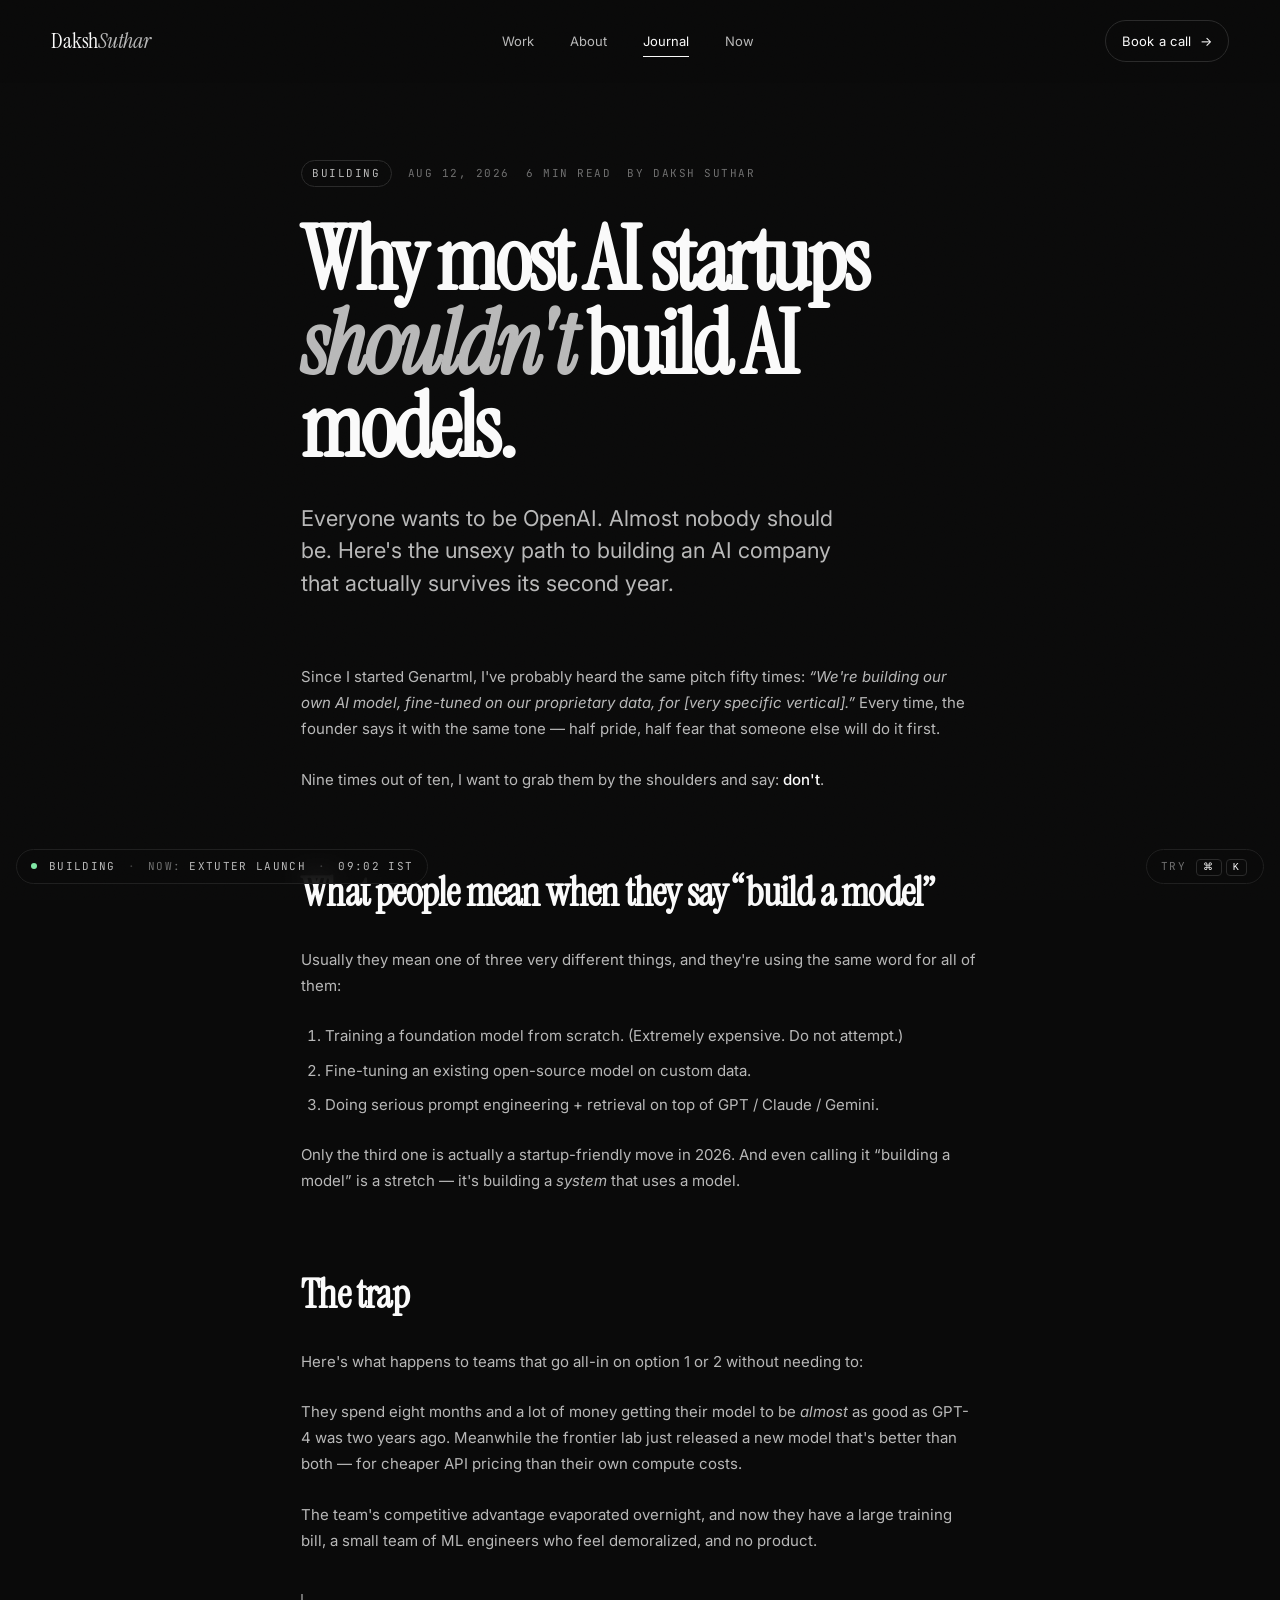
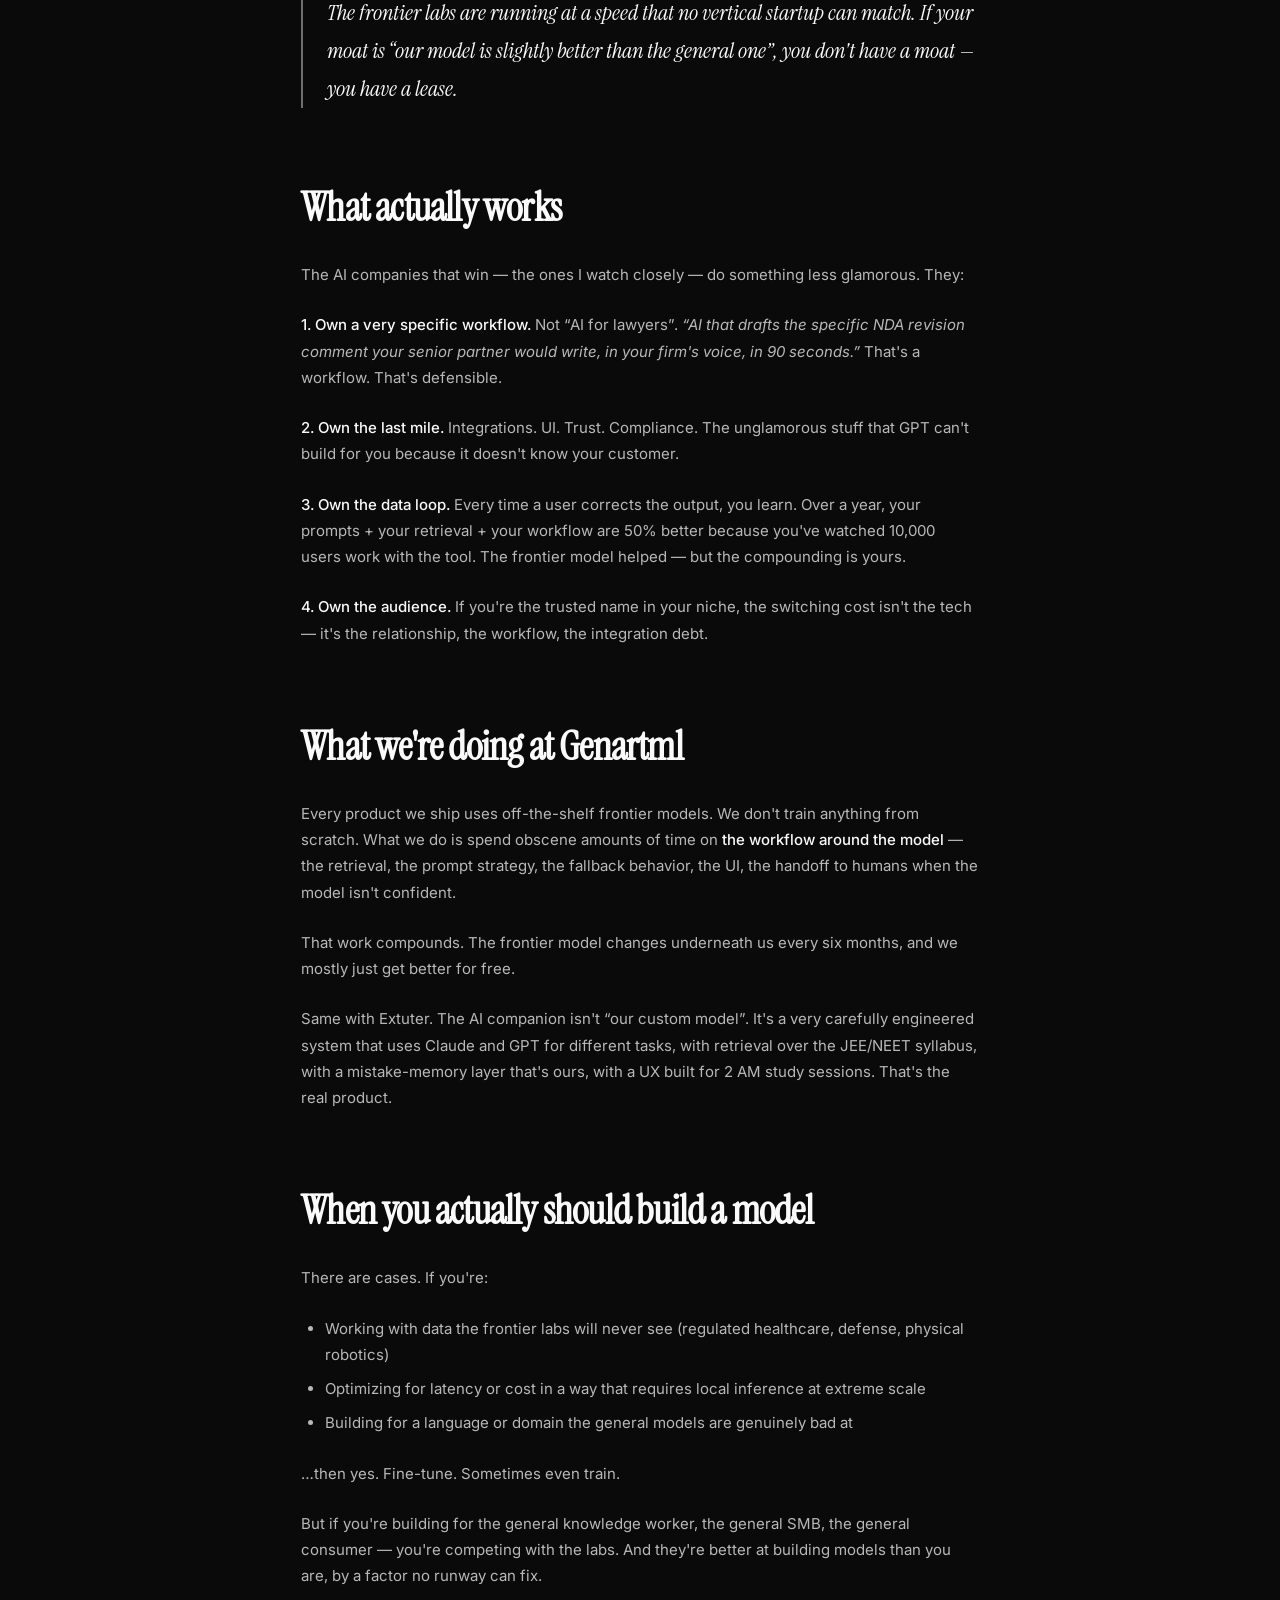
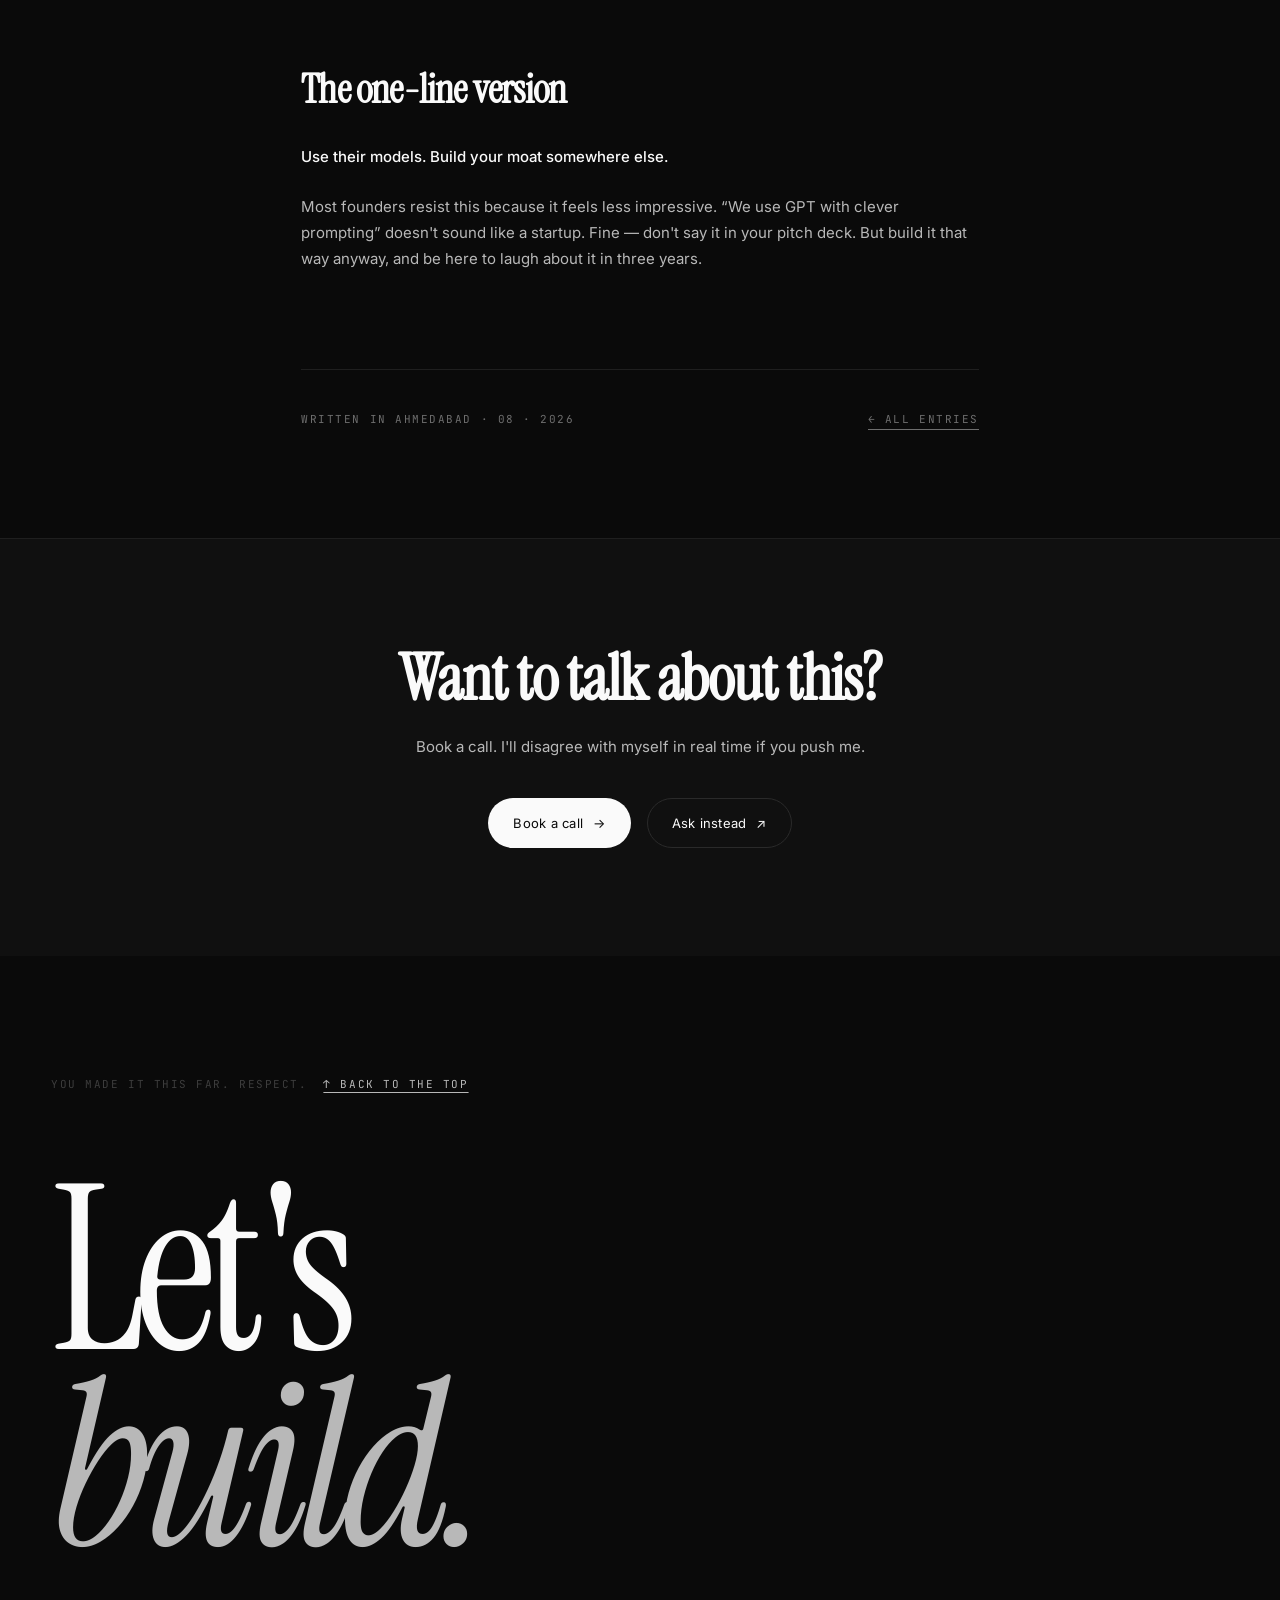
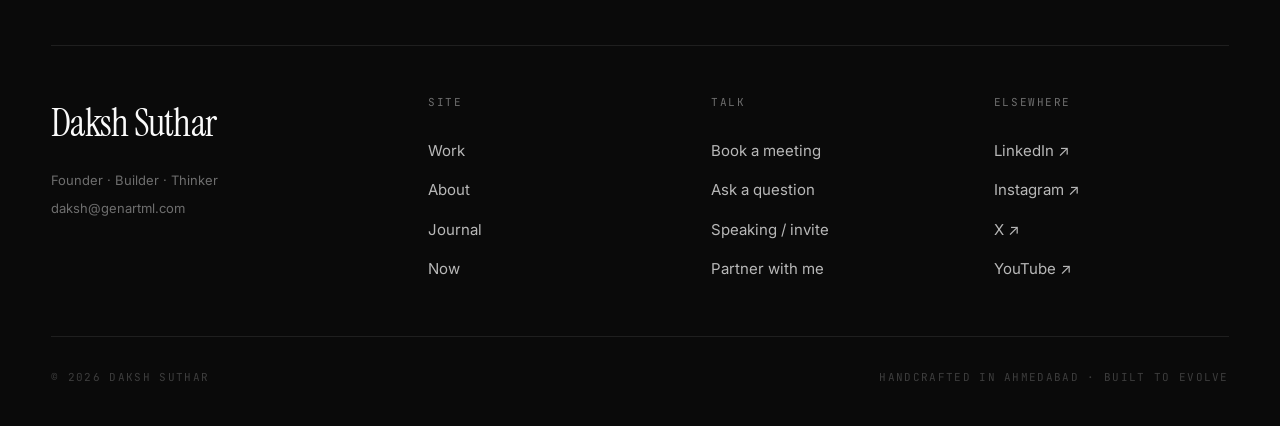
<file: journal/why-ai-startups-shouldnt-build-models.html>
<!DOCTYPE html>
<html lang="en">
<head>
<meta charset="UTF-8" />
<meta name="viewport" content="width=device-width, initial-scale=1.0, viewport-fit=cover" />
<title>Why most AI startups shouldn't build AI models — Daksh Suthar</title>
<meta name="description" content="Everyone wants to be OpenAI. Almost nobody should be. The unsexy path to building an AI company that actually survives." />
<meta name="theme-color" content="#0A0A0A" />
<link rel="preconnect" href="https://fonts.googleapis.com">
<link rel="preconnect" href="https://fonts.gstatic.com" crossorigin>
<link href="https://fonts.googleapis.com/css2?family=Instrument+Serif:ital@0;1&family=Inter:wght@300;400;500;600&family=JetBrains+Mono:wght@400;500&display=swap" rel="stylesheet">
<link rel="stylesheet" href="../assets/css/main.css">
    <link rel="icon" type="image/png" href="/favicon.png">
</head>
<body>

<div class="grain" aria-hidden="true"></div>

<nav class="nav" id="nav">
  <a href="../index.html" class="nav__logo">Daksh<em>Suthar</em></a>
  <div class="nav__links">
    <a href="../work/">Work</a>
    <a href="../about.html">About</a>
    <a href="./" class="on">Journal</a>
    <a href="../now.html">Now</a>
  </div>
  <div class="nav__right">
    <a href="../book.html" class="nav__book"><span>Book a call</span><span class="arrow">→</span></a>
    <button class="nav__menu" onclick="toggleMenu()" aria-label="Menu">Menu</button>
  </div>
</nav>

<div class="mobile-menu" id="mobileMenu">
  <a href="../work/" onclick="toggleMenu()">Work <em>01</em></a>
  <a href="../about.html" onclick="toggleMenu()">About <em>02</em></a>
  <a href="./" onclick="toggleMenu()">Journal <em>03</em></a>
  <a href="../now.html" onclick="toggleMenu()">Now <em>04</em></a>
  <a href="../book.html" onclick="toggleMenu()">Book <em>05</em></a>
</div>

<article class="article" id="top">
  <div class="article__meta">
    <span class="article__cat">Building</span>
    <span>Aug 12, 2026</span>
    <span>6 min read</span>
    <span>by Daksh Suthar</span>
  </div>

  <h1 class="article__title">Why most AI startups <em>shouldn't</em> build AI models.</h1>

  <p class="article__lede">
    Everyone wants to be OpenAI. Almost nobody should be. Here's the unsexy path to building an AI company that actually survives its second year.
  </p>

  <div class="article__body">
    <p>Since I started Genartml, I've probably heard the same pitch fifty times: <em>&ldquo;We're building our own AI model, fine-tuned on our proprietary data, for [very specific vertical].&rdquo;</em> Every time, the founder says it with the same tone — half pride, half fear that someone else will do it first.</p>

    <p>Nine times out of ten, I want to grab them by the shoulders and say: <strong>don't</strong>.</p>

    <h2>What people mean when they say &ldquo;build a model&rdquo;</h2>

    <p>Usually they mean one of three very different things, and they're using the same word for all of them:</p>

    <ol>
      <li>Training a foundation model from scratch. (Extremely expensive. Do not attempt.)</li>
      <li>Fine-tuning an existing open-source model on custom data.</li>
      <li>Doing serious prompt engineering + retrieval on top of GPT / Claude / Gemini.</li>
    </ol>

    <p>Only the third one is actually a startup-friendly move in 2026. And even calling it &ldquo;building a model&rdquo; is a stretch — it's building a <em>system</em> that uses a model.</p>

    <h2>The trap</h2>

    <p>Here's what happens to teams that go all-in on option 1 or 2 without needing to:</p>

    <p>They spend eight months and a lot of money getting their model to be <em>almost</em> as good as GPT-4 was two years ago. Meanwhile the frontier lab just released a new model that's better than both — for cheaper API pricing than their own compute costs.</p>

    <p>The team's competitive advantage evaporated overnight, and now they have a large training bill, a small team of ML engineers who feel demoralized, and no product.</p>

    <blockquote>
      The frontier labs are running at a speed that no vertical startup can match. If your moat is &ldquo;our model is slightly better than the general one&rdquo;, you don't have a moat — you have a lease.
    </blockquote>

    <h2>What actually works</h2>

    <p>The AI companies that win — the ones I watch closely — do something less glamorous. They:</p>

    <p><strong>1. Own a very specific workflow.</strong> Not &ldquo;AI for lawyers&rdquo;. <em>&ldquo;AI that drafts the specific NDA revision comment your senior partner would write, in your firm's voice, in 90 seconds.&rdquo;</em> That's a workflow. That's defensible.</p>

    <p><strong>2. Own the last mile.</strong> Integrations. UI. Trust. Compliance. The unglamorous stuff that GPT can't build for you because it doesn't know your customer.</p>

    <p><strong>3. Own the data loop.</strong> Every time a user corrects the output, you learn. Over a year, your prompts + your retrieval + your workflow are 50% better because you've watched 10,000 users work with the tool. The frontier model helped — but the compounding is yours.</p>

    <p><strong>4. Own the audience.</strong> If you're the trusted name in your niche, the switching cost isn't the tech — it's the relationship, the workflow, the integration debt.</p>

    <h2>What we're doing at Genartml</h2>

    <p>Every product we ship uses off-the-shelf frontier models. We don't train anything from scratch. What we do is spend obscene amounts of time on <strong>the workflow around the model</strong> — the retrieval, the prompt strategy, the fallback behavior, the UI, the handoff to humans when the model isn't confident.</p>

    <p>That work compounds. The frontier model changes underneath us every six months, and we mostly just get better for free.</p>

    <p>Same with Extuter. The AI companion isn't &ldquo;our custom model&rdquo;. It's a very carefully engineered system that uses Claude and GPT for different tasks, with retrieval over the JEE/NEET syllabus, with a mistake-memory layer that's ours, with a UX built for 2 AM study sessions. That's the real product.</p>

    <h2>When you actually should build a model</h2>

    <p>There are cases. If you're:</p>

    <ul>
      <li>Working with data the frontier labs will never see (regulated healthcare, defense, physical robotics)</li>
      <li>Optimizing for latency or cost in a way that requires local inference at extreme scale</li>
      <li>Building for a language or domain the general models are genuinely bad at</li>
    </ul>

    <p>…then yes. Fine-tune. Sometimes even train.</p>

    <p>But if you're building for the general knowledge worker, the general SMB, the general consumer — you're competing with the labs. And they're better at building models than you are, by a factor no runway can fix.</p>

    <h2>The one-line version</h2>

    <p><strong>Use their models. Build your moat somewhere else.</strong></p>

    <p>Most founders resist this because it feels less impressive. &ldquo;We use GPT with clever prompting&rdquo; doesn't sound like a startup. Fine — don't say it in your pitch deck. But build it that way anyway, and be here to laugh about it in three years.</p>

    <div class="article__end">
      <span>Written in Ahmedabad · 08 · 2026</span>
      <a href="./" style="color:var(--ink-3)">← All entries</a>
    </div>
  </div>
</article>

<section class="section" style="border-top:1px solid var(--line);text-align:center;background:var(--bg-2)">
  <h2 style="font-family:var(--serif);font-size:clamp(36px,5vw,64px);line-height:1;letter-spacing:-0.02em;margin-bottom:24px">Want to talk about this?</h2>
  <p style="color:var(--ink-2);margin-bottom:40px">Book a call. I'll disagree with myself in real time if you push me.</p>
  <div style="display:flex;gap:16px;justify-content:center;flex-wrap:wrap">
    <a href="../book.html" class="btn btn--primary">Book a call <span class="arrow">→</span></a>
    <a href="../ask.html" class="btn btn--ghost">Ask instead <span class="arrow">↗</span></a>
  </div>
</section>

<footer class="footer">
  <div class="footer__respect">
    <span>You made it this far. Respect.</span>
    <a href="#top" class="footer__up">↑ Back to the top</a>
  </div>
  <div class="footer__huge">Let's<br><em>build.</em></div>
  <div class="footer__grid">
    <div class="footer__col">
      <div class="footer__mark">Daksh Suthar</div>
      <div class="footer__tag">Founder · Builder · Thinker</div>
      <div class="footer__tag" style="margin-top:8px">daksh@genartml.com</div>
    </div>
    <div class="footer__col"><h4>Site</h4><a href="../work/">Work</a><a href="../about.html">About</a><a href="./">Journal</a><a href="../now.html">Now</a></div>
    <div class="footer__col"><h4>Talk</h4><a href="../book.html">Book a meeting</a><a href="../ask.html">Ask a question</a><a href="../contact.html">Speaking / invite</a><a href="../contact.html">Partner with me</a></div>
    <div class="footer__col"><h4>Elsewhere</h4><a href="https://linkedin.com/in/daksh-suthar" target="_blank" rel="noopener">LinkedIn ↗</a><a href="https://instagram.com/daksh.suthar" target="_blank" rel="noopener">Instagram ↗</a><a href="https://x.com/dakshsuthar" target="_blank" rel="noopener">X ↗</a><a href="https://youtube.com/@dakshsuthar" target="_blank" rel="noopener">YouTube ↗</a></div>
  </div>
  <div class="footer__base"><span>© 2026 Daksh Suthar</span><span>Handcrafted in Ahmedabad · Built to evolve</span></div>
</footer>

<div class="status" onclick="openCmd()"><span class="dot"></span><span>Building</span><span class="sep">·</span><span class="mo-hide"><span class="k">Now:</span> Extuter launch</span><span class="sep mo-hide">·</span><span id="statusClock">--:-- IST</span></div>
<div class="kbd-hint">Try <kbd>⌘</kbd><kbd>K</kbd></div>

<div class="cmd" id="cmd">
  <div class="cmd__box">
    <input class="cmd__input" id="cmdInput" placeholder="Search or jump to…" />
    <div class="cmd__list" id="cmdList">
      <a class="cmd__item" href="../index.html"><div class="cmd__icon">H</div><div class="cmd__name">Home</div><div class="cmd__sub">Top</div></a>
      <a class="cmd__item" href="../work/"><div class="cmd__icon">W</div><div class="cmd__name">Work — all projects</div><div class="cmd__sub">01</div></a>
      <a class="cmd__item" href="../work/extuter.html"><div class="cmd__icon">E</div><div class="cmd__name">Extuter — launching soon</div><div class="cmd__sub">New</div></a>
      <a class="cmd__item" href="../work/genartml.html"><div class="cmd__icon">G</div><div class="cmd__name">Genartml — the studio</div><div class="cmd__sub">Live</div></a>
      <a class="cmd__item" href="../work/evoluter.html"><div class="cmd__icon">V</div><div class="cmd__name">Evoluter — UPSC prep</div><div class="cmd__sub">Beta</div></a>
      <a class="cmd__item" href="../about.html"><div class="cmd__icon">A</div><div class="cmd__name">About Daksh</div><div class="cmd__sub">02</div></a>
      <a class="cmd__item" href="../now.html"><div class="cmd__icon">N</div><div class="cmd__name">Right now</div><div class="cmd__sub">Live</div></a>
      <a class="cmd__item" href="./"><div class="cmd__icon">J</div><div class="cmd__name">Journal</div><div class="cmd__sub">Inside my head</div></a>
      <a class="cmd__item" href="../book.html"><div class="cmd__icon">B</div><div class="cmd__name">Book a meeting</div><div class="cmd__sub">Calendar</div></a>
      <a class="cmd__item" href="../ask.html"><div class="cmd__icon">?</div><div class="cmd__name">Ask Daksh</div><div class="cmd__sub">Anything</div></a>
      <a class="cmd__item" href="../contact.html"><div class="cmd__icon">C</div><div class="cmd__name">Contact / Speaking</div><div class="cmd__sub">Direct</div></a>
      <a class="cmd__item" href="mailto:daksh@genartml.com"><div class="cmd__icon">@</div><div class="cmd__name">Email Daksh</div><div class="cmd__sub">Mail</div></a>
    </div>
    <div class="cmd__foot"><span><kbd>↑</kbd><kbd>↓</kbd> Navigate</span><span><kbd>↵</kbd> Go</span><span><kbd>esc</kbd> Close</span></div>
  </div>
</div>

<script src="../assets/js/main.js"></script>
</body>
</html>
</file>
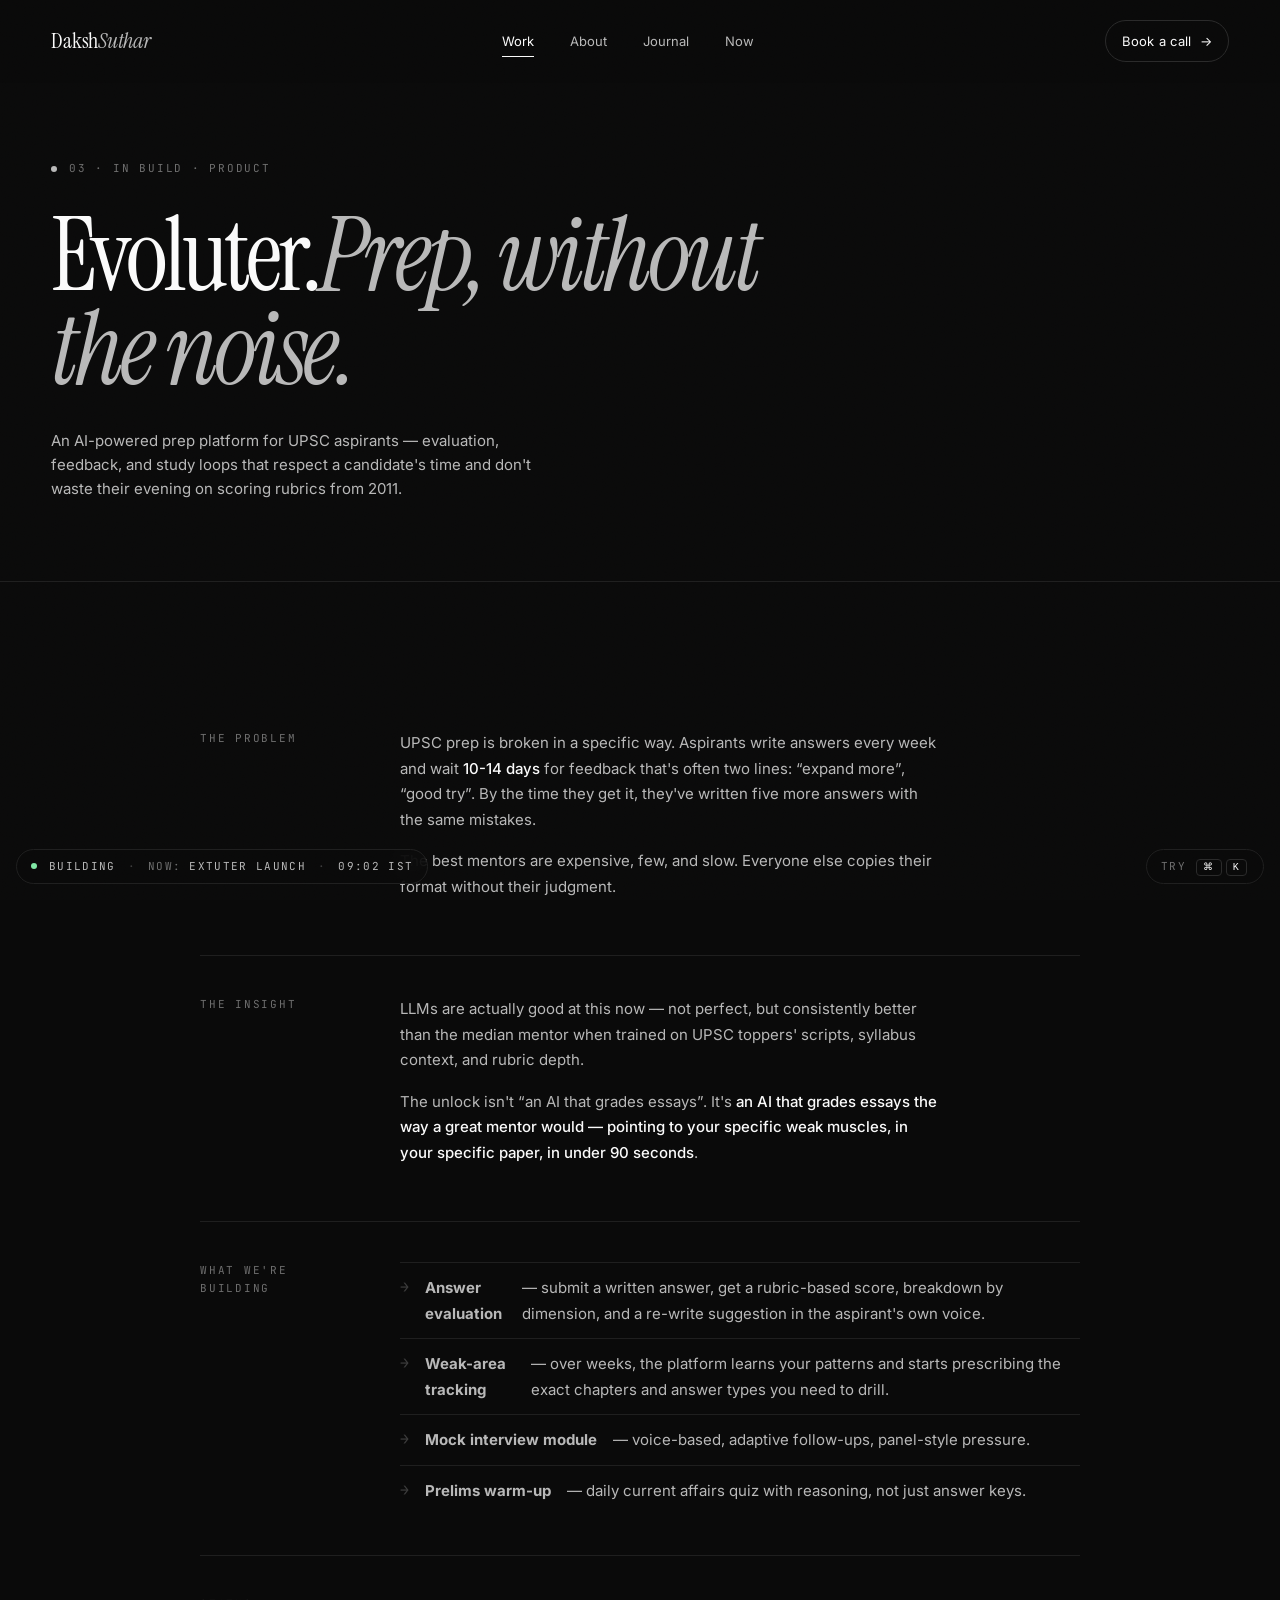
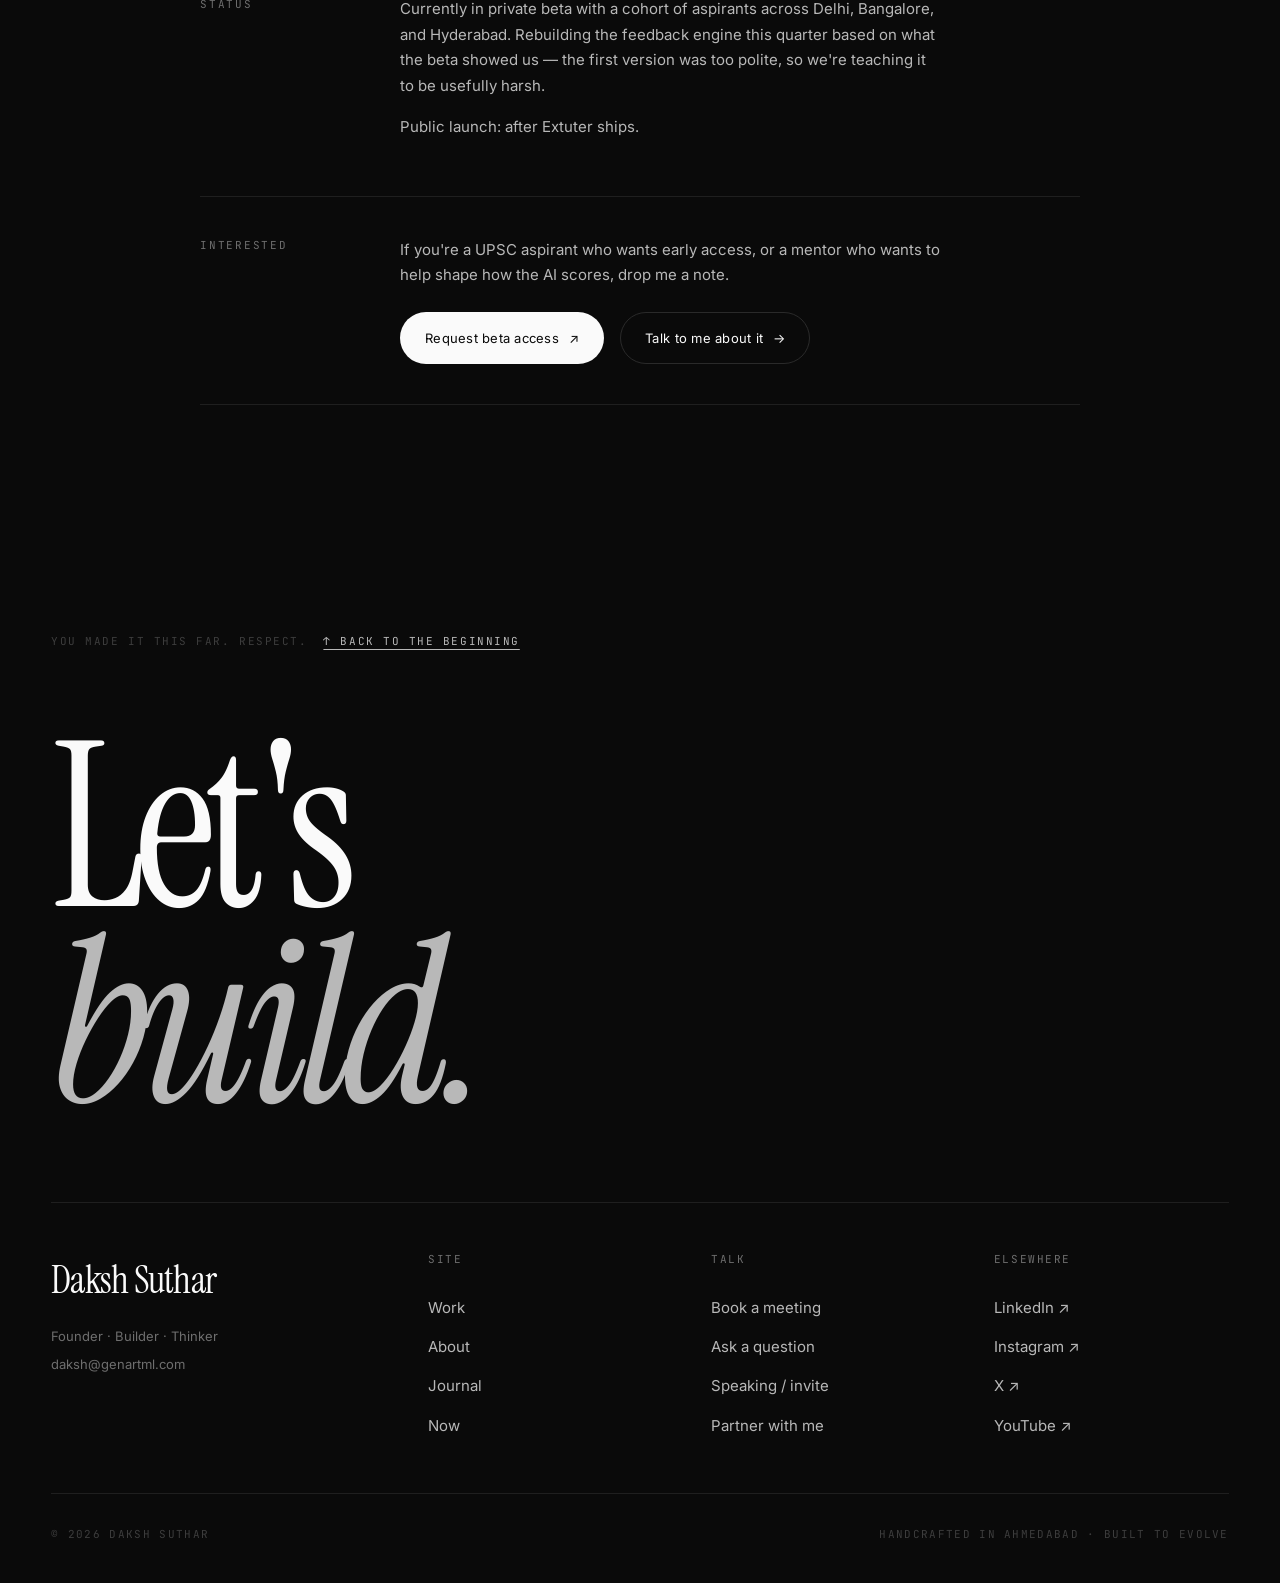
<file: work/evoluter.html>
<!DOCTYPE html>
<html lang="en">
<head>
<meta charset="UTF-8" />
<meta name="viewport" content="width=device-width, initial-scale=1.0, viewport-fit=cover" />
<title>Evoluter — AI-powered UPSC prep</title>
<meta name="description" content="Evoluter is an AI prep platform for UPSC aspirants — evaluation, feedback, and study loops that don't waste a candidate's evening." />
<meta name="theme-color" content="#0A0A0A" />
<link rel="preconnect" href="https://fonts.googleapis.com">
<link rel="preconnect" href="https://fonts.gstatic.com" crossorigin>
<link href="https://fonts.googleapis.com/css2?family=Instrument+Serif:ital@0;1&family=Inter:wght@300;400;500;600&family=JetBrains+Mono:wght@400;500&display=swap" rel="stylesheet">
<link rel="stylesheet" href="../assets/css/main.css">
    <link rel="icon" type="image/png" href="/favicon.png">
</head>
<body>

<div class="grain" aria-hidden="true"></div>

<nav class="nav" id="nav">
  <a href="../index.html" class="nav__logo">Daksh<em>Suthar</em></a>
  <div class="nav__links">
    <a href="./" class="on">Work</a>
    <a href="../about.html">About</a>
    <a href="../journal/">Journal</a>
    <a href="../now.html">Now</a>
  </div>
  <div class="nav__right">
    <a href="../book.html" class="nav__book"><span>Book a call</span><span class="arrow">→</span></a>
    <button class="nav__menu" onclick="toggleMenu()" aria-label="Menu">Menu</button>
  </div>
</nav>

<div class="mobile-menu" id="mobileMenu">
  <a href="./" onclick="toggleMenu()">Work <em>01</em></a>
  <a href="../about.html" onclick="toggleMenu()">About <em>02</em></a>
  <a href="../journal/" onclick="toggleMenu()">Journal <em>03</em></a>
  <a href="../now.html" onclick="toggleMenu()">Now <em>04</em></a>
  <a href="../book.html" onclick="toggleMenu()">Book <em>05</em></a>
</div>

<section class="page-hero" id="top">
  <div class="page-hero__label">
    <span style="display:inline-block;width:6px;height:6px;border-radius:50%;background:var(--ink-2)"></span>
    03 · In build · Product
  </div>
  <h1 class="page-hero__title">Evoluter.<em>Prep, without the noise.</em></h1>
  <p class="page-hero__sub">
    An AI-powered prep platform for UPSC aspirants — evaluation, feedback, and study loops that respect a candidate's time and don't waste their evening on scoring rubrics from 2011.
  </p>
</section>

<section class="case">
  <div class="case__wrap">

    <div class="case__block reveal">
      <div class="case__label">The problem</div>
      <div class="case__body">
        <p>UPSC prep is broken in a specific way. Aspirants write answers every week and wait <strong>10-14 days</strong> for feedback that's often two lines: &ldquo;expand more&rdquo;, &ldquo;good try&rdquo;. By the time they get it, they've written five more answers with the same mistakes.</p>
        <p>The best mentors are expensive, few, and slow. Everyone else copies their format without their judgment.</p>
      </div>
    </div>

    <div class="case__block reveal">
      <div class="case__label">The insight</div>
      <div class="case__body">
        <p>LLMs are actually good at this now — not perfect, but consistently better than the median mentor when trained on UPSC toppers' scripts, syllabus context, and rubric depth.</p>
        <p>The unlock isn't &ldquo;an AI that grades essays&rdquo;. It's <strong>an AI that grades essays the way a great mentor would — pointing to your specific weak muscles, in your specific paper, in under 90 seconds</strong>.</p>
      </div>
    </div>

    <div class="case__block reveal">
      <div class="case__label">What we're building</div>
      <div class="case__body">
        <ul>
          <li><strong>Answer evaluation</strong> — submit a written answer, get a rubric-based score, breakdown by dimension, and a re-write suggestion in the aspirant's own voice.</li>
          <li><strong>Weak-area tracking</strong> — over weeks, the platform learns your patterns and starts prescribing the exact chapters and answer types you need to drill.</li>
          <li><strong>Mock interview module</strong> — voice-based, adaptive follow-ups, panel-style pressure.</li>
          <li><strong>Prelims warm-up</strong> — daily current affairs quiz with reasoning, not just answer keys.</li>
        </ul>
      </div>
    </div>

    <div class="case__block reveal">
      <div class="case__label">Status</div>
      <div class="case__body">
        <p>Currently in private beta with a cohort of aspirants across Delhi, Bangalore, and Hyderabad. Rebuilding the feedback engine this quarter based on what the beta showed us — the first version was too polite, so we're teaching it to be usefully harsh.</p>
        <p>Public launch: after Extuter ships.</p>
      </div>
    </div>

    <div class="case__block reveal">
      <div class="case__label">Interested</div>
      <div class="case__body">
        <p>If you're a UPSC aspirant who wants early access, or a mentor who wants to help shape how the AI scores, drop me a note.</p>
        <div style="display:flex;gap:16px;margin-top:24px;flex-wrap:wrap">
          <a href="mailto:daksh@genartml.com?subject=Evoluter%20beta%20access" class="btn btn--primary">Request beta access <span class="arrow">↗</span></a>
          <a href="../book.html" class="btn btn--ghost">Talk to me about it <span class="arrow">→</span></a>
        </div>
      </div>
    </div>

  </div>
</section>

<footer class="footer">
  <div class="footer__respect">
    <span>You made it this far. Respect.</span>
    <a href="#top" class="footer__up">↑ Back to the beginning</a>
  </div>
  <div class="footer__huge">Let's<br><em>build.</em></div>
  <div class="footer__grid">
    <div class="footer__col">
      <div class="footer__mark">Daksh Suthar</div>
      <div class="footer__tag">Founder · Builder · Thinker</div>
      <div class="footer__tag" style="margin-top:8px">daksh@genartml.com</div>
    </div>
    <div class="footer__col"><h4>Site</h4><a href="./">Work</a><a href="../about.html">About</a><a href="../journal/">Journal</a><a href="../now.html">Now</a></div>
    <div class="footer__col"><h4>Talk</h4><a href="../book.html">Book a meeting</a><a href="../ask.html">Ask a question</a><a href="../contact.html">Speaking / invite</a><a href="../contact.html">Partner with me</a></div>
    <div class="footer__col"><h4>Elsewhere</h4><a href="https://linkedin.com/in/daksh-suthar" target="_blank" rel="noopener">LinkedIn ↗</a><a href="https://instagram.com/daksh.suthar" target="_blank" rel="noopener">Instagram ↗</a><a href="https://x.com/dakshsuthar" target="_blank" rel="noopener">X ↗</a><a href="https://youtube.com/@dakshsuthar" target="_blank" rel="noopener">YouTube ↗</a></div>
  </div>
  <div class="footer__base"><span>© 2026 Daksh Suthar</span><span>Handcrafted in Ahmedabad · Built to evolve</span></div>
</footer>

<div class="status" onclick="openCmd()"><span class="dot"></span><span>Building</span><span class="sep">·</span><span class="mo-hide"><span class="k">Now:</span> Extuter launch</span><span class="sep mo-hide">·</span><span id="statusClock">--:-- IST</span></div>
<div class="kbd-hint">Try <kbd>⌘</kbd><kbd>K</kbd></div>

<div class="cmd" id="cmd">
  <div class="cmd__box">
    <input class="cmd__input" id="cmdInput" placeholder="Search or jump to…" />
    <div class="cmd__list" id="cmdList">
      <a class="cmd__item" href="../index.html"><div class="cmd__icon">H</div><div class="cmd__name">Home</div><div class="cmd__sub">Top</div></a>
      <a class="cmd__item" href="./"><div class="cmd__icon">W</div><div class="cmd__name">Work — all projects</div><div class="cmd__sub">01</div></a>
      <a class="cmd__item" href="extuter.html"><div class="cmd__icon">E</div><div class="cmd__name">Extuter — launching soon</div><div class="cmd__sub">New</div></a>
      <a class="cmd__item" href="genartml.html"><div class="cmd__icon">G</div><div class="cmd__name">Genartml — the studio</div><div class="cmd__sub">Live</div></a>
      <a class="cmd__item" href="evoluter.html"><div class="cmd__icon">V</div><div class="cmd__name">Evoluter — UPSC prep</div><div class="cmd__sub">Beta</div></a>
      <a class="cmd__item" href="../about.html"><div class="cmd__icon">A</div><div class="cmd__name">About Daksh</div><div class="cmd__sub">02</div></a>
      <a class="cmd__item" href="../now.html"><div class="cmd__icon">N</div><div class="cmd__name">Right now</div><div class="cmd__sub">Live</div></a>
      <a class="cmd__item" href="../journal/"><div class="cmd__icon">J</div><div class="cmd__name">Journal</div><div class="cmd__sub">Inside my head</div></a>
      <a class="cmd__item" href="../book.html"><div class="cmd__icon">B</div><div class="cmd__name">Book a meeting</div><div class="cmd__sub">Calendar</div></a>
      <a class="cmd__item" href="../ask.html"><div class="cmd__icon">?</div><div class="cmd__name">Ask Daksh</div><div class="cmd__sub">Anything</div></a>
      <a class="cmd__item" href="../contact.html"><div class="cmd__icon">C</div><div class="cmd__name">Contact / Speaking</div><div class="cmd__sub">Direct</div></a>
      <a class="cmd__item" href="mailto:daksh@genartml.com"><div class="cmd__icon">@</div><div class="cmd__name">Email Daksh</div><div class="cmd__sub">Mail</div></a>
    </div>
    <div class="cmd__foot"><span><kbd>↑</kbd><kbd>↓</kbd> Navigate</span><span><kbd>↵</kbd> Go</span><span><kbd>esc</kbd> Close</span></div>
  </div>
</div>

<script src="../assets/js/main.js"></script>
</body>
</html>
</file>
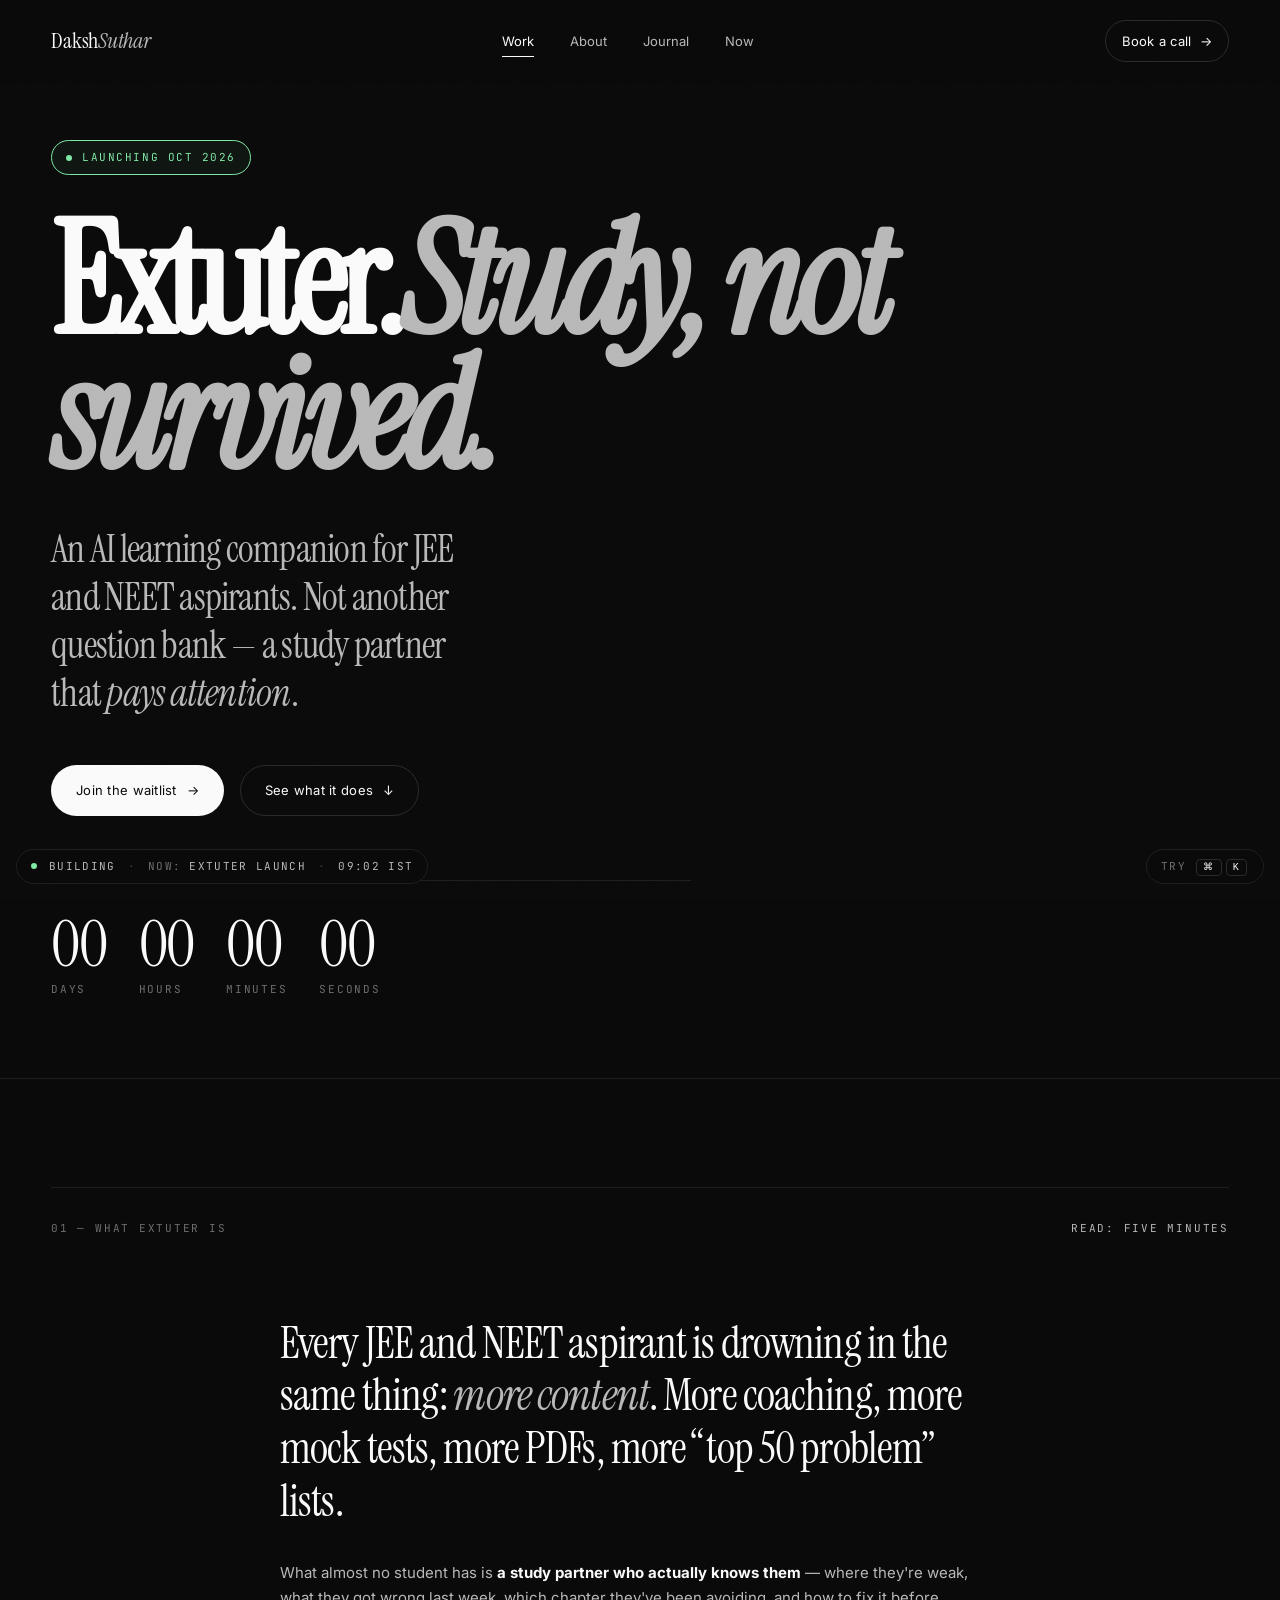
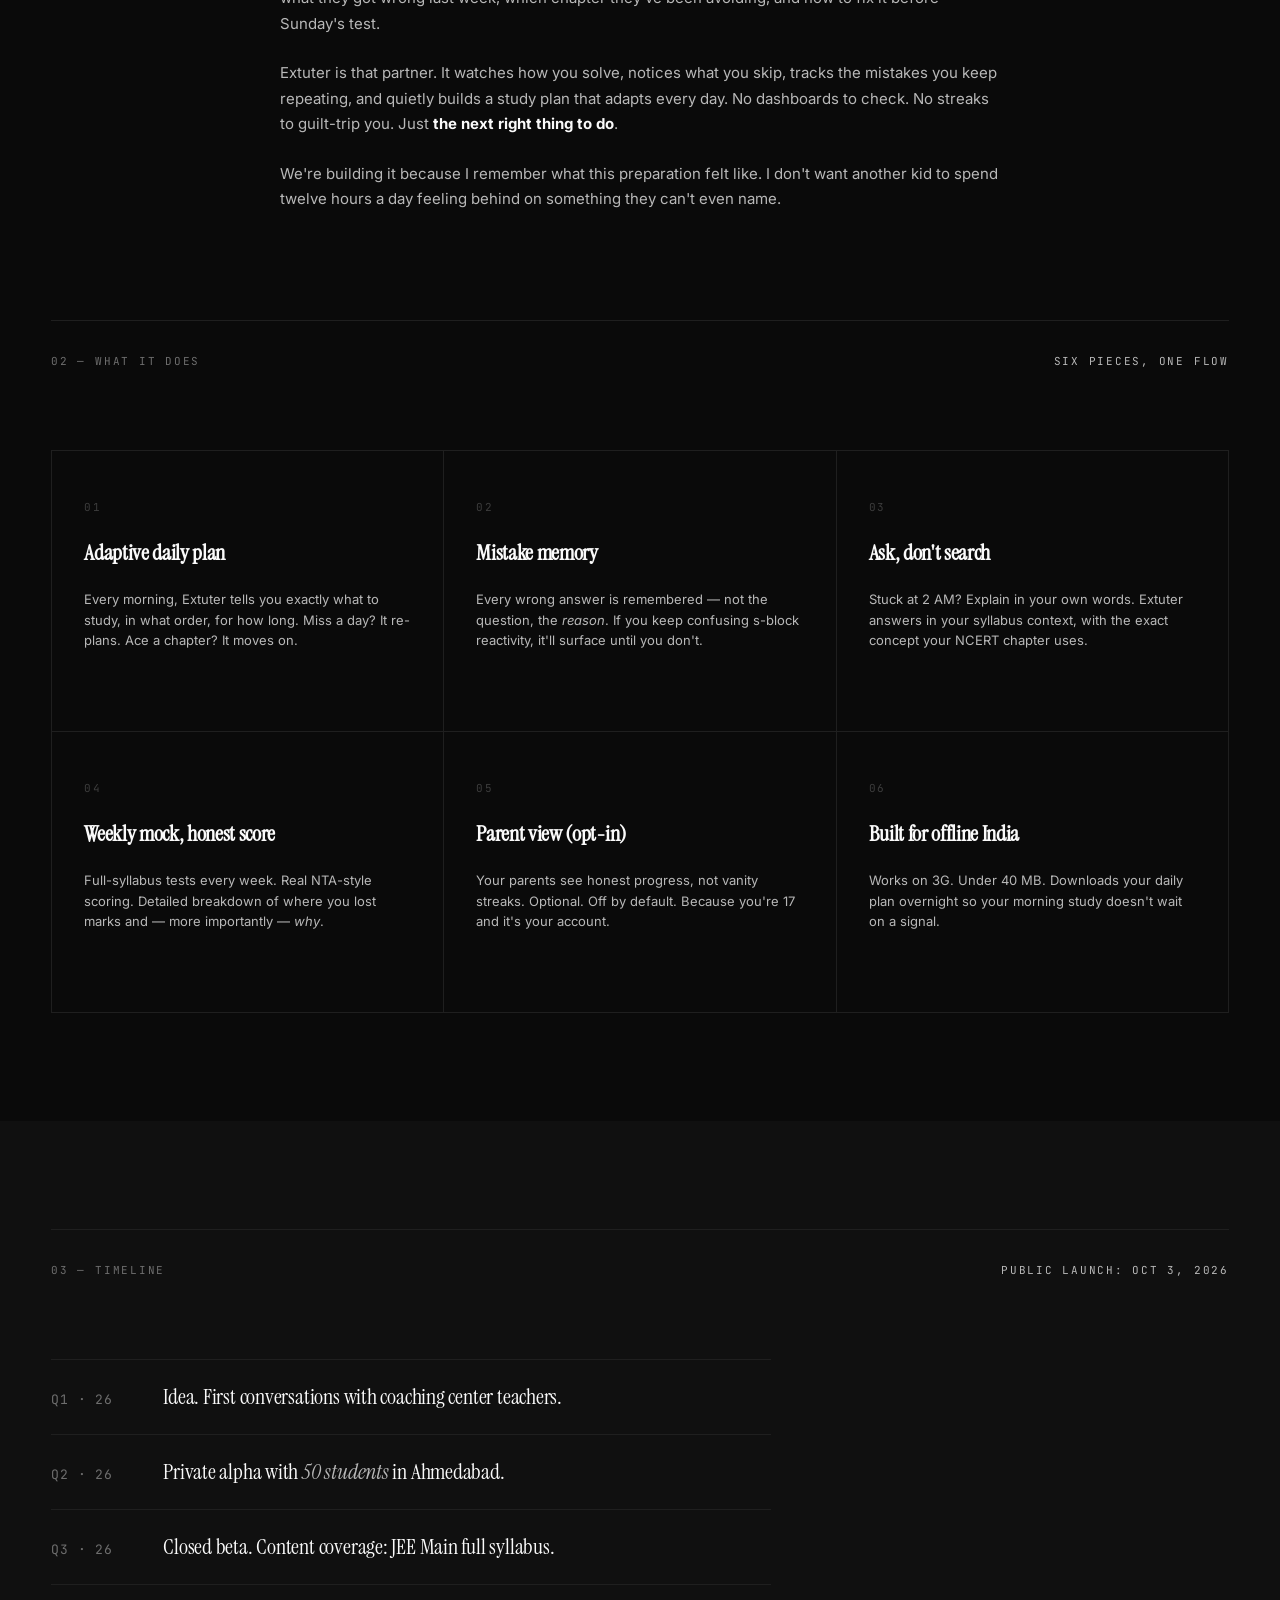
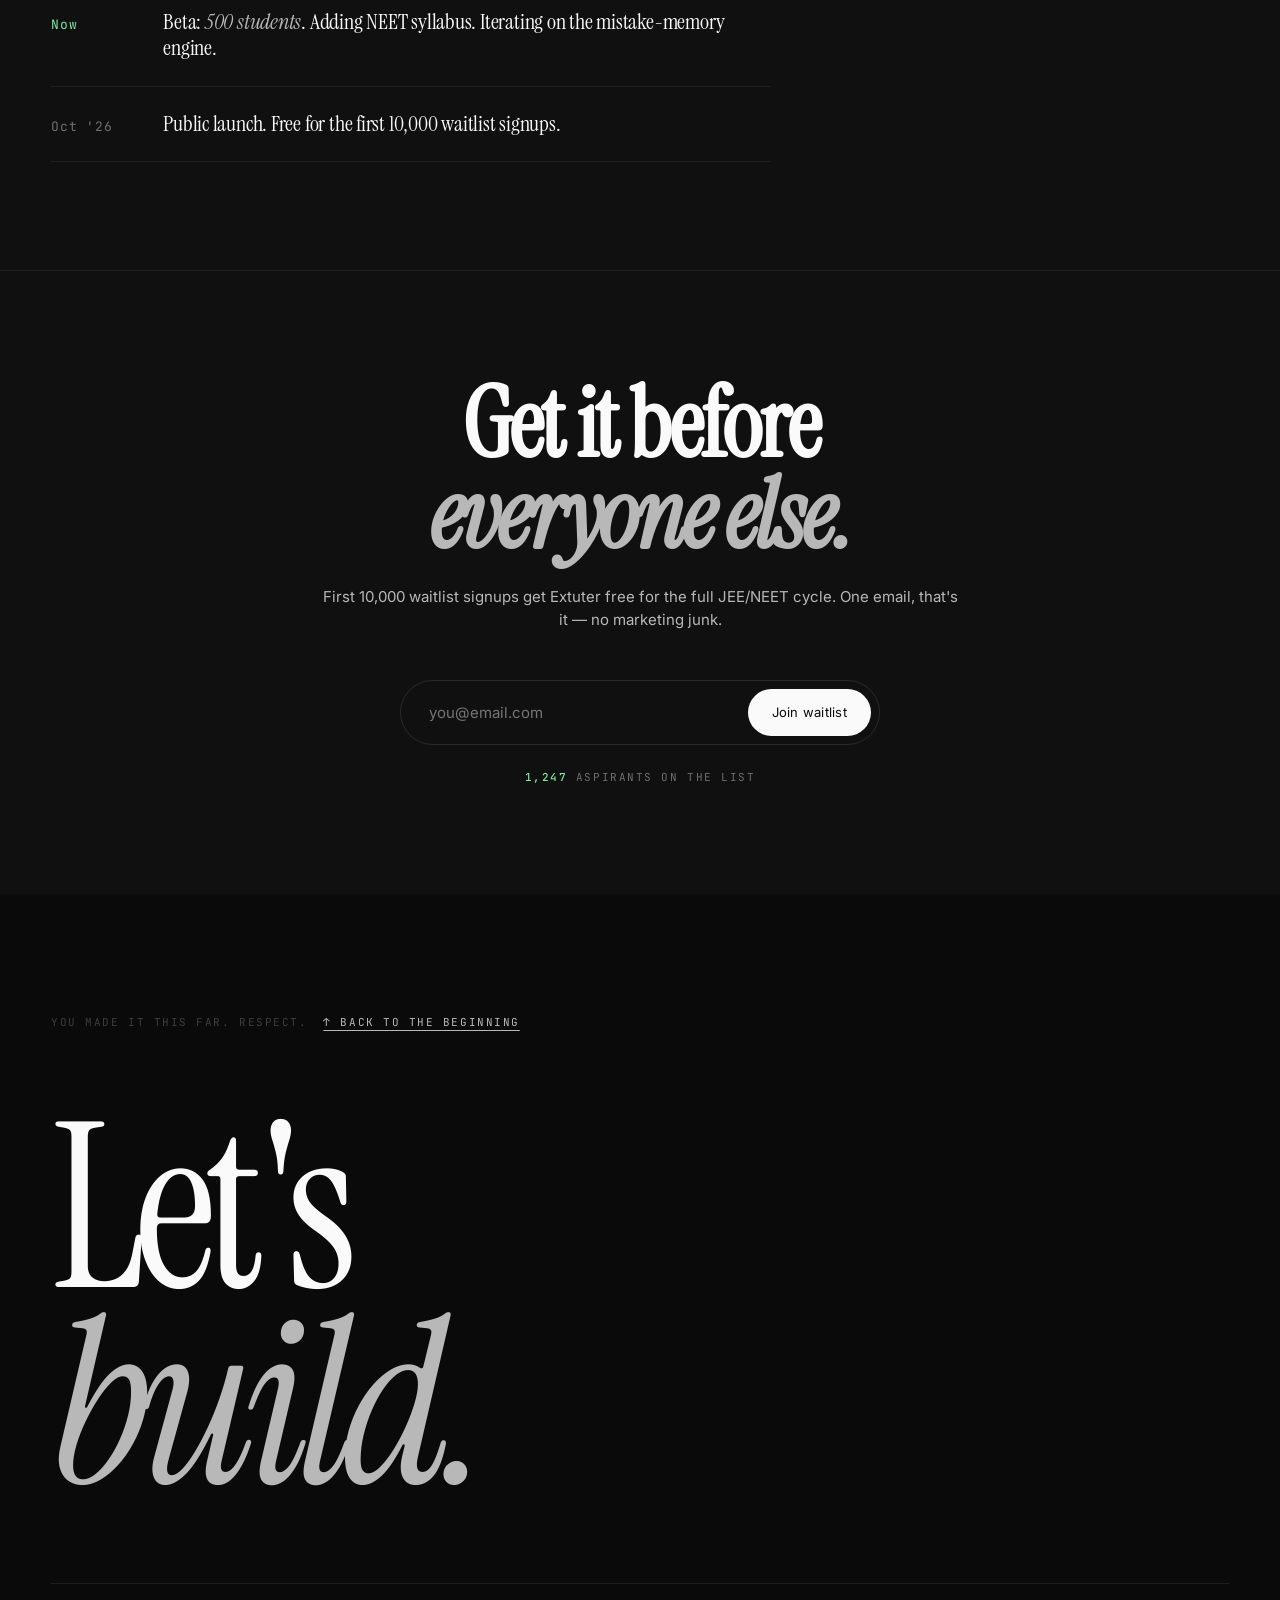
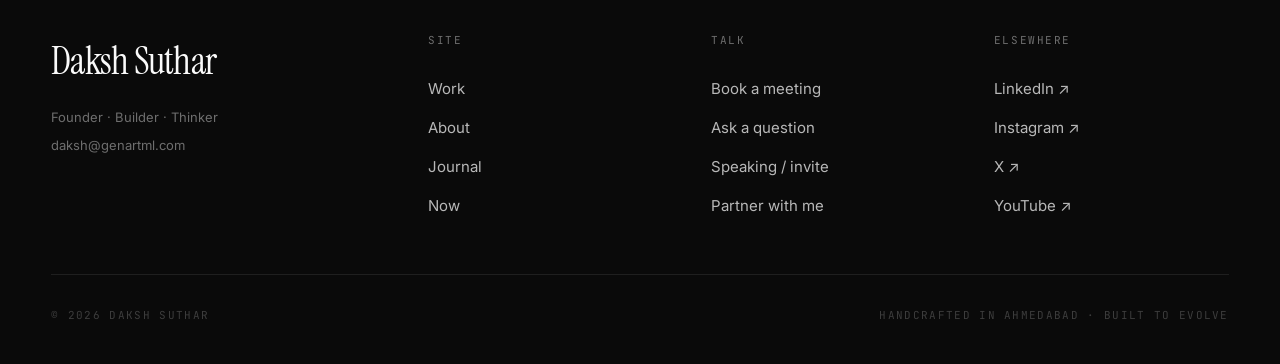
<file: work/extuter.html>
<!DOCTYPE html>
<html lang="en">
<head>
<meta charset="UTF-8" />
<meta name="viewport" content="width=device-width, initial-scale=1.0, viewport-fit=cover" />
<title>Extuter — AI learning companion for JEE &amp; NEET</title>
<meta name="description" content="Extuter is an AI learning companion built for JEE and NEET aspirants. Launching October 2026. Join the waitlist." />
<meta name="theme-color" content="#0A0A0A" />
<meta property="og:title" content="Extuter — Launching Soon" />
<meta property="og:description" content="An AI learning companion for JEE &amp; NEET aspirants. Not another question bank." />
<link rel="preconnect" href="https://fonts.googleapis.com">
<link rel="preconnect" href="https://fonts.gstatic.com" crossorigin>
<link href="https://fonts.googleapis.com/css2?family=Instrument+Serif:ital@0;1&family=Inter:wght@300;400;500;600&family=JetBrains+Mono:wght@400;500&display=swap" rel="stylesheet">
<link rel="stylesheet" href="../assets/css/main.css">
    <link rel="icon" type="image/png" href="/favicon.png">
</head>
<body>

<div class="grain" aria-hidden="true"></div>

<nav class="nav" id="nav">
  <a href="../index.html" class="nav__logo">Daksh<em>Suthar</em></a>
  <div class="nav__links">
    <a href="./" class="on">Work</a>
    <a href="../about.html">About</a>
    <a href="../journal/">Journal</a>
    <a href="../now.html">Now</a>
  </div>
  <div class="nav__right">
    <a href="../book.html" class="nav__book"><span>Book a call</span><span class="arrow">→</span></a>
    <button class="nav__menu" onclick="toggleMenu()" aria-label="Menu">Menu</button>
  </div>
</nav>

<div class="mobile-menu" id="mobileMenu">
  <a href="./" onclick="toggleMenu()">Work <em>01</em></a>
  <a href="../about.html" onclick="toggleMenu()">About <em>02</em></a>
  <a href="../journal/" onclick="toggleMenu()">Journal <em>03</em></a>
  <a href="../now.html" onclick="toggleMenu()">Now <em>04</em></a>
  <a href="../book.html" onclick="toggleMenu()">Book <em>05</em></a>
</div>

<!-- ═══════════════ HERO ═══════════════ -->
<section class="extuter-hero" id="top">
  <div class="extuter-hero__badge">
    <span class="d"></span>
    Launching Oct 2026
  </div>

  <h1 class="extuter-hero__title">Extuter.<em>Study, not survived.</em></h1>

  <p class="extuter-hero__sub">
    An AI learning companion for JEE and NEET aspirants. Not another question bank — a study partner that <em>pays attention</em>.
  </p>

  <div class="extuter-hero__ctas">
    <a href="#waitlist" class="btn btn--primary">Join the waitlist <span class="arrow">→</span></a>
    <a href="#what" class="btn btn--ghost">See what it does <span class="arrow">↓</span></a>
  </div>

  <div class="countdown" id="countdown">
    <div class="countdown__unit"><div class="countdown__n" id="cd-d">00</div><div class="countdown__l">Days</div></div>
    <div class="countdown__unit"><div class="countdown__n" id="cd-h">00</div><div class="countdown__l">Hours</div></div>
    <div class="countdown__unit"><div class="countdown__n" id="cd-m">00</div><div class="countdown__l">Minutes</div></div>
    <div class="countdown__unit"><div class="countdown__n" id="cd-s">00</div><div class="countdown__l">Seconds</div></div>
  </div>
</section>

<!-- ═══════════════ WHAT ═══════════════ -->
<section class="section" id="what">
  <div class="section__head reveal">
    <div class="section__label">01 — What Extuter is</div>
    <div class="section__label" style="color:var(--ink-2)">Read: five minutes</div>
  </div>

  <div style="max-width:720px;margin:0 auto">
    <p style="font-family:var(--serif);font-size:clamp(28px,3.6vw,44px);line-height:1.2;letter-spacing:-0.02em;color:var(--ink);margin-bottom:32px" class="reveal">
      Every JEE and NEET aspirant is drowning in the same thing: <em style="color:var(--ink-2)">more content</em>. More coaching, more mock tests, more PDFs, more &ldquo;top 50 problem&rdquo; lists.
    </p>
    <p style="font-size:var(--s-3);color:var(--ink-2);line-height:1.7;margin-bottom:24px" class="reveal">
      What almost no student has is <strong style="color:var(--ink)">a study partner who actually knows them</strong> — where they're weak, what they got wrong last week, which chapter they've been avoiding, and how to fix it before Sunday's test.
    </p>
    <p style="font-size:var(--s-3);color:var(--ink-2);line-height:1.7;margin-bottom:24px" class="reveal">
      Extuter is that partner. It watches how you solve, notices what you skip, tracks the mistakes you keep repeating, and quietly builds a study plan that adapts every day. No dashboards to check. No streaks to guilt-trip you. Just <strong style="color:var(--ink)">the next right thing to do</strong>.
    </p>
    <p style="font-size:var(--s-3);color:var(--ink-2);line-height:1.7" class="reveal">
      We're building it because I remember what this preparation felt like. I don't want another kid to spend twelve hours a day feeling behind on something they can't even name.
    </p>
  </div>
</section>

<!-- ═══════════════ FEATURES ═══════════════ -->
<section class="section" style="padding-top:0">
  <div class="section__head reveal">
    <div class="section__label">02 — What it does</div>
    <div class="section__label" style="color:var(--ink-2)">Six pieces, one flow</div>
  </div>

  <div class="feat-grid">
    <div class="feat-card">
      <div class="feat-card__n">01</div>
      <h3 class="feat-card__title">Adaptive daily plan</h3>
      <p class="feat-card__body">Every morning, Extuter tells you exactly what to study, in what order, for how long. Miss a day? It re-plans. Ace a chapter? It moves on.</p>
    </div>
    <div class="feat-card">
      <div class="feat-card__n">02</div>
      <h3 class="feat-card__title">Mistake memory</h3>
      <p class="feat-card__body">Every wrong answer is remembered — not the question, the <em>reason</em>. If you keep confusing s-block reactivity, it'll surface until you don't.</p>
    </div>
    <div class="feat-card">
      <div class="feat-card__n">03</div>
      <h3 class="feat-card__title">Ask, don't search</h3>
      <p class="feat-card__body">Stuck at 2 AM? Explain in your own words. Extuter answers in your syllabus context, with the exact concept your NCERT chapter uses.</p>
    </div>
    <div class="feat-card">
      <div class="feat-card__n">04</div>
      <h3 class="feat-card__title">Weekly mock, honest score</h3>
      <p class="feat-card__body">Full-syllabus tests every week. Real NTA-style scoring. Detailed breakdown of where you lost marks and — more importantly — <em>why</em>.</p>
    </div>
    <div class="feat-card">
      <div class="feat-card__n">05</div>
      <h3 class="feat-card__title">Parent view (opt-in)</h3>
      <p class="feat-card__body">Your parents see honest progress, not vanity streaks. Optional. Off by default. Because you're 17 and it's your account.</p>
    </div>
    <div class="feat-card">
      <div class="feat-card__n">06</div>
      <h3 class="feat-card__title">Built for offline India</h3>
      <p class="feat-card__body">Works on 3G. Under 40 MB. Downloads your daily plan overnight so your morning study doesn't wait on a signal.</p>
    </div>
  </div>
</section>

<!-- ═══════════════ TIMELINE ═══════════════ -->
<section class="section" style="background:var(--bg-2)">
  <div class="section__head reveal">
    <div class="section__label">03 — Timeline</div>
    <div class="section__label" style="color:var(--ink-2)">Public launch: Oct 3, 2026</div>
  </div>

  <div class="timeline reveal" style="max-width:720px">
    <div class="timeline__row"><span class="timeline__year">Q1 · 26</span><span class="timeline__text">Idea. First conversations with coaching center teachers.</span></div>
    <div class="timeline__row"><span class="timeline__year">Q2 · 26</span><span class="timeline__text">Private alpha with <em>50 students</em> in Ahmedabad.</span></div>
    <div class="timeline__row"><span class="timeline__year">Q3 · 26</span><span class="timeline__text">Closed beta. Content coverage: JEE Main full syllabus.</span></div>
    <div class="timeline__row now"><span class="timeline__year">Now</span><span class="timeline__text">Beta: <em>500 students</em>. Adding NEET syllabus. Iterating on the mistake-memory engine.</span></div>
    <div class="timeline__row"><span class="timeline__year">Oct '26</span><span class="timeline__text">Public launch. Free for the first 10,000 waitlist signups.</span></div>
  </div>
</section>

<!-- ═══════════════ WAITLIST ═══════════════ -->
<section class="waitlist" id="waitlist">
  <div class="waitlist__wrap" id="waitlistWrap">
    <h2>Get it before <em>everyone else.</em></h2>
    <p>First 10,000 waitlist signups get Extuter free for the full JEE/NEET cycle. One email, that's it — no marketing junk.</p>
    <form class="waitlist__form" id="waitlistForm">
      <input type="email" placeholder="you@email.com" required autocomplete="email" />
      <button type="submit">Join waitlist</button>
      <!-- Honeypot: bots fill hidden text fields, humans don't. Web3Forms silently drops these. -->
      <input type="text" name="botcheck" style="display:none" tabindex="-1" autocomplete="off" aria-hidden="true" />
    </form>
    <div class="waitlist__count"><strong id="waitlistCount">1,247</strong> aspirants on the list</div>
  </div>
</section>

<!-- ═══════════════ FOOTER ═══════════════ -->
<footer class="footer">
  <div class="footer__respect">
    <span>You made it this far. Respect.</span>
    <a href="#top" class="footer__up">↑ Back to the beginning</a>
  </div>

  <div class="footer__huge">Let's<br><em>build.</em></div>

  <div class="footer__grid">
    <div class="footer__col">
      <div class="footer__mark">Daksh Suthar</div>
      <div class="footer__tag">Founder · Builder · Thinker</div>
      <div class="footer__tag" style="margin-top:8px">daksh@genartml.com</div>
    </div>
    <div class="footer__col">
      <h4>Site</h4>
      <a href="./">Work</a>
      <a href="../about.html">About</a>
      <a href="../journal/">Journal</a>
      <a href="../now.html">Now</a>
    </div>
    <div class="footer__col">
      <h4>Talk</h4>
      <a href="../book.html">Book a meeting</a>
      <a href="../ask.html">Ask a question</a>
      <a href="../contact.html">Speaking / invite</a>
      <a href="../contact.html">Partner with me</a>
    </div>
    <div class="footer__col">
      <h4>Elsewhere</h4>
      <a href="https://linkedin.com/in/daksh-suthar" target="_blank" rel="noopener">LinkedIn ↗</a>
      <a href="https://instagram.com/daksh.suthar" target="_blank" rel="noopener">Instagram ↗</a>
      <a href="https://x.com/dakshsuthar" target="_blank" rel="noopener">X ↗</a>
      <a href="https://youtube.com/@dakshsuthar" target="_blank" rel="noopener">YouTube ↗</a>
    </div>
  </div>

  <div class="footer__base">
    <span>© 2026 Daksh Suthar</span>
    <span>Handcrafted in Ahmedabad · Built to evolve</span>
  </div>
</footer>

<div class="status" onclick="openCmd()">
  <span class="dot"></span>
  <span>Building</span>
  <span class="sep">·</span>
  <span class="mo-hide"><span class="k">Now:</span> Extuter launch</span>
  <span class="sep mo-hide">·</span>
  <span id="statusClock">--:-- IST</span>
</div>

<div class="kbd-hint">Try <kbd>⌘</kbd><kbd>K</kbd></div>

<div class="cmd" id="cmd">
  <div class="cmd__box">
    <input class="cmd__input" id="cmdInput" placeholder="Search or jump to…" />
    <div class="cmd__list" id="cmdList">
      <a class="cmd__item" href="../index.html"><div class="cmd__icon">H</div><div class="cmd__name">Home</div><div class="cmd__sub">Top</div></a>
      <a class="cmd__item" href="./"><div class="cmd__icon">W</div><div class="cmd__name">Work — all projects</div><div class="cmd__sub">01</div></a>
      <a class="cmd__item" href="extuter.html"><div class="cmd__icon">E</div><div class="cmd__name">Extuter — launching soon</div><div class="cmd__sub">New</div></a>
      <a class="cmd__item" href="genartml.html"><div class="cmd__icon">G</div><div class="cmd__name">Genartml — the studio</div><div class="cmd__sub">Live</div></a>
      <a class="cmd__item" href="evoluter.html"><div class="cmd__icon">V</div><div class="cmd__name">Evoluter — UPSC prep</div><div class="cmd__sub">Beta</div></a>
      <a class="cmd__item" href="../about.html"><div class="cmd__icon">A</div><div class="cmd__name">About Daksh</div><div class="cmd__sub">02</div></a>
      <a class="cmd__item" href="../now.html"><div class="cmd__icon">N</div><div class="cmd__name">Right now</div><div class="cmd__sub">Live</div></a>
      <a class="cmd__item" href="../journal/"><div class="cmd__icon">J</div><div class="cmd__name">Journal</div><div class="cmd__sub">Inside my head</div></a>
      <a class="cmd__item" href="../book.html"><div class="cmd__icon">B</div><div class="cmd__name">Book a meeting</div><div class="cmd__sub">Calendar</div></a>
      <a class="cmd__item" href="../ask.html"><div class="cmd__icon">?</div><div class="cmd__name">Ask Daksh</div><div class="cmd__sub">Anything</div></a>
      <a class="cmd__item" href="../contact.html"><div class="cmd__icon">C</div><div class="cmd__name">Contact / Speaking</div><div class="cmd__sub">Direct</div></a>
      <a class="cmd__item" href="mailto:daksh@genartml.com"><div class="cmd__icon">@</div><div class="cmd__name">Email Daksh</div><div class="cmd__sub">Mail</div></a>
    </div>
    <div class="cmd__foot">
      <span><kbd>↑</kbd><kbd>↓</kbd> Navigate</span>
      <span><kbd>↵</kbd> Go</span>
      <span><kbd>esc</kbd> Close</span>
    </div>
  </div>
</div>

<script src="../assets/js/main.js"></script>
</body>
</html>
</file>
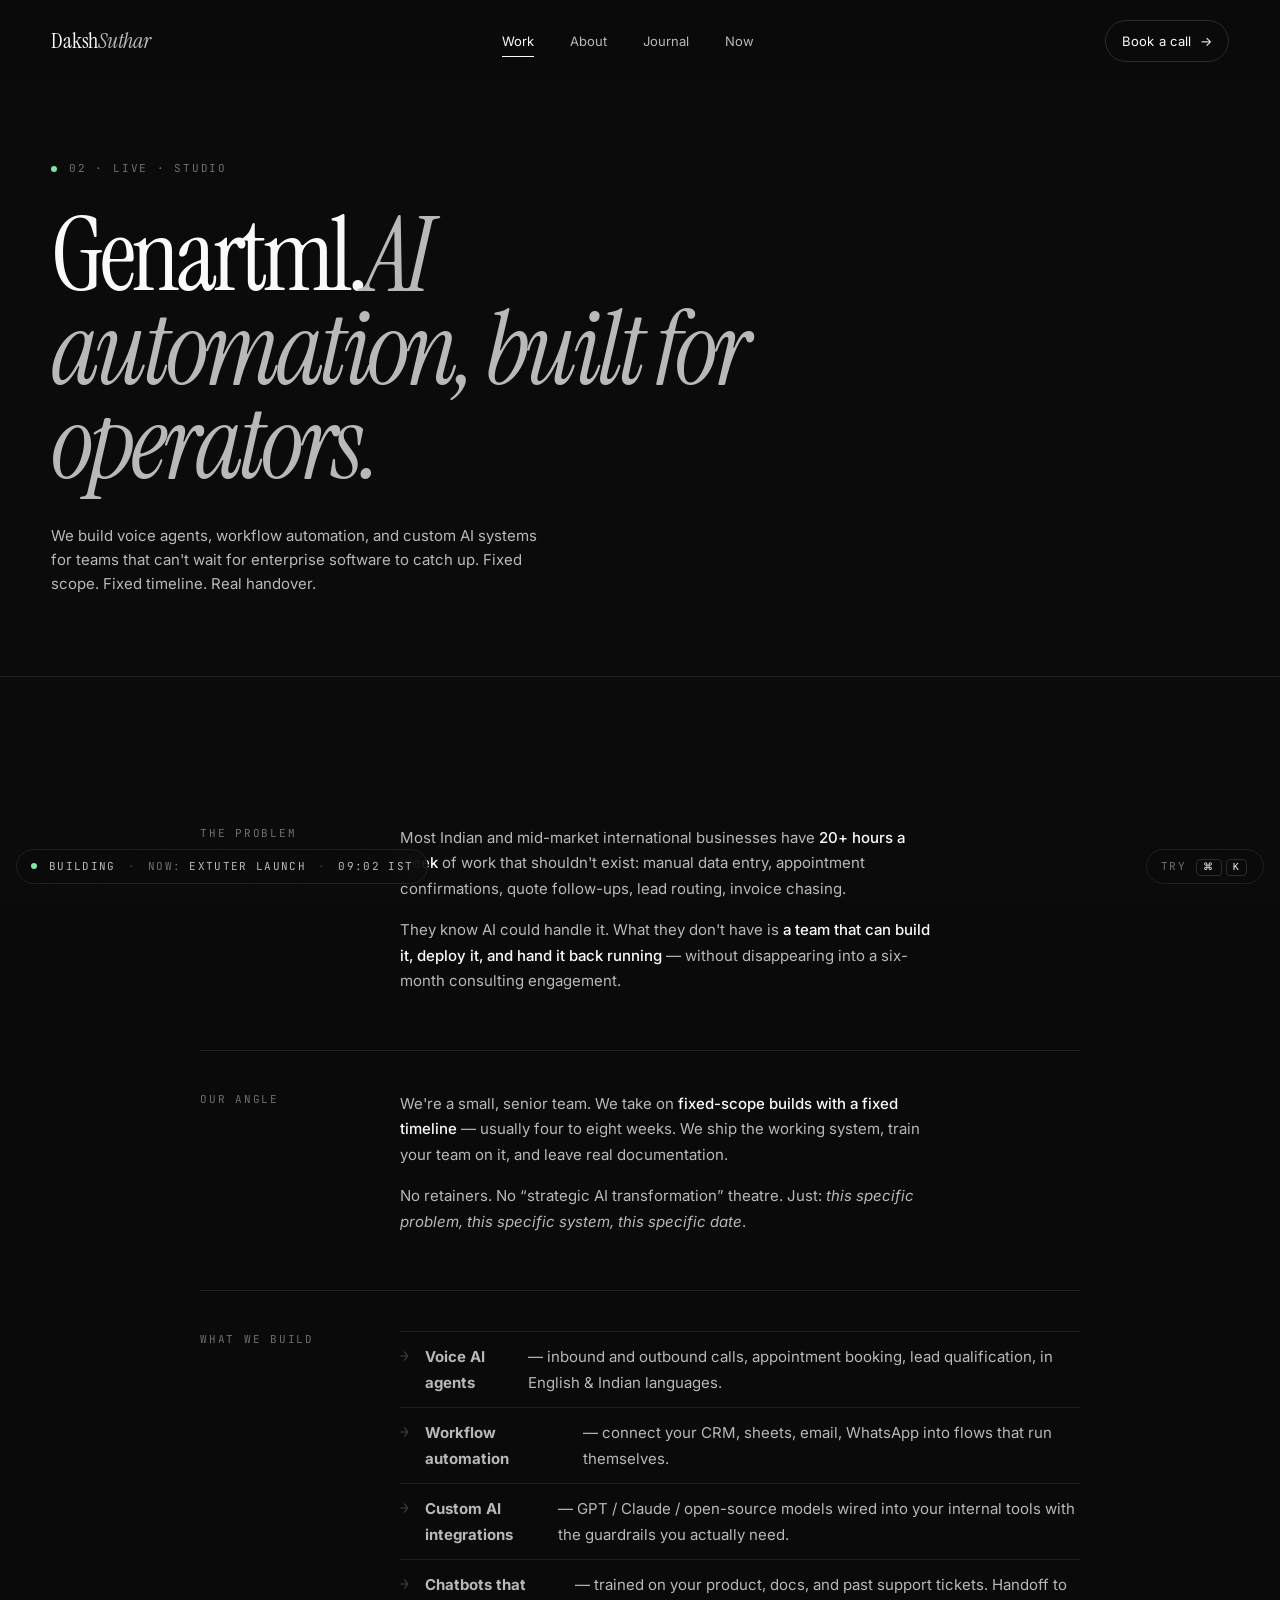
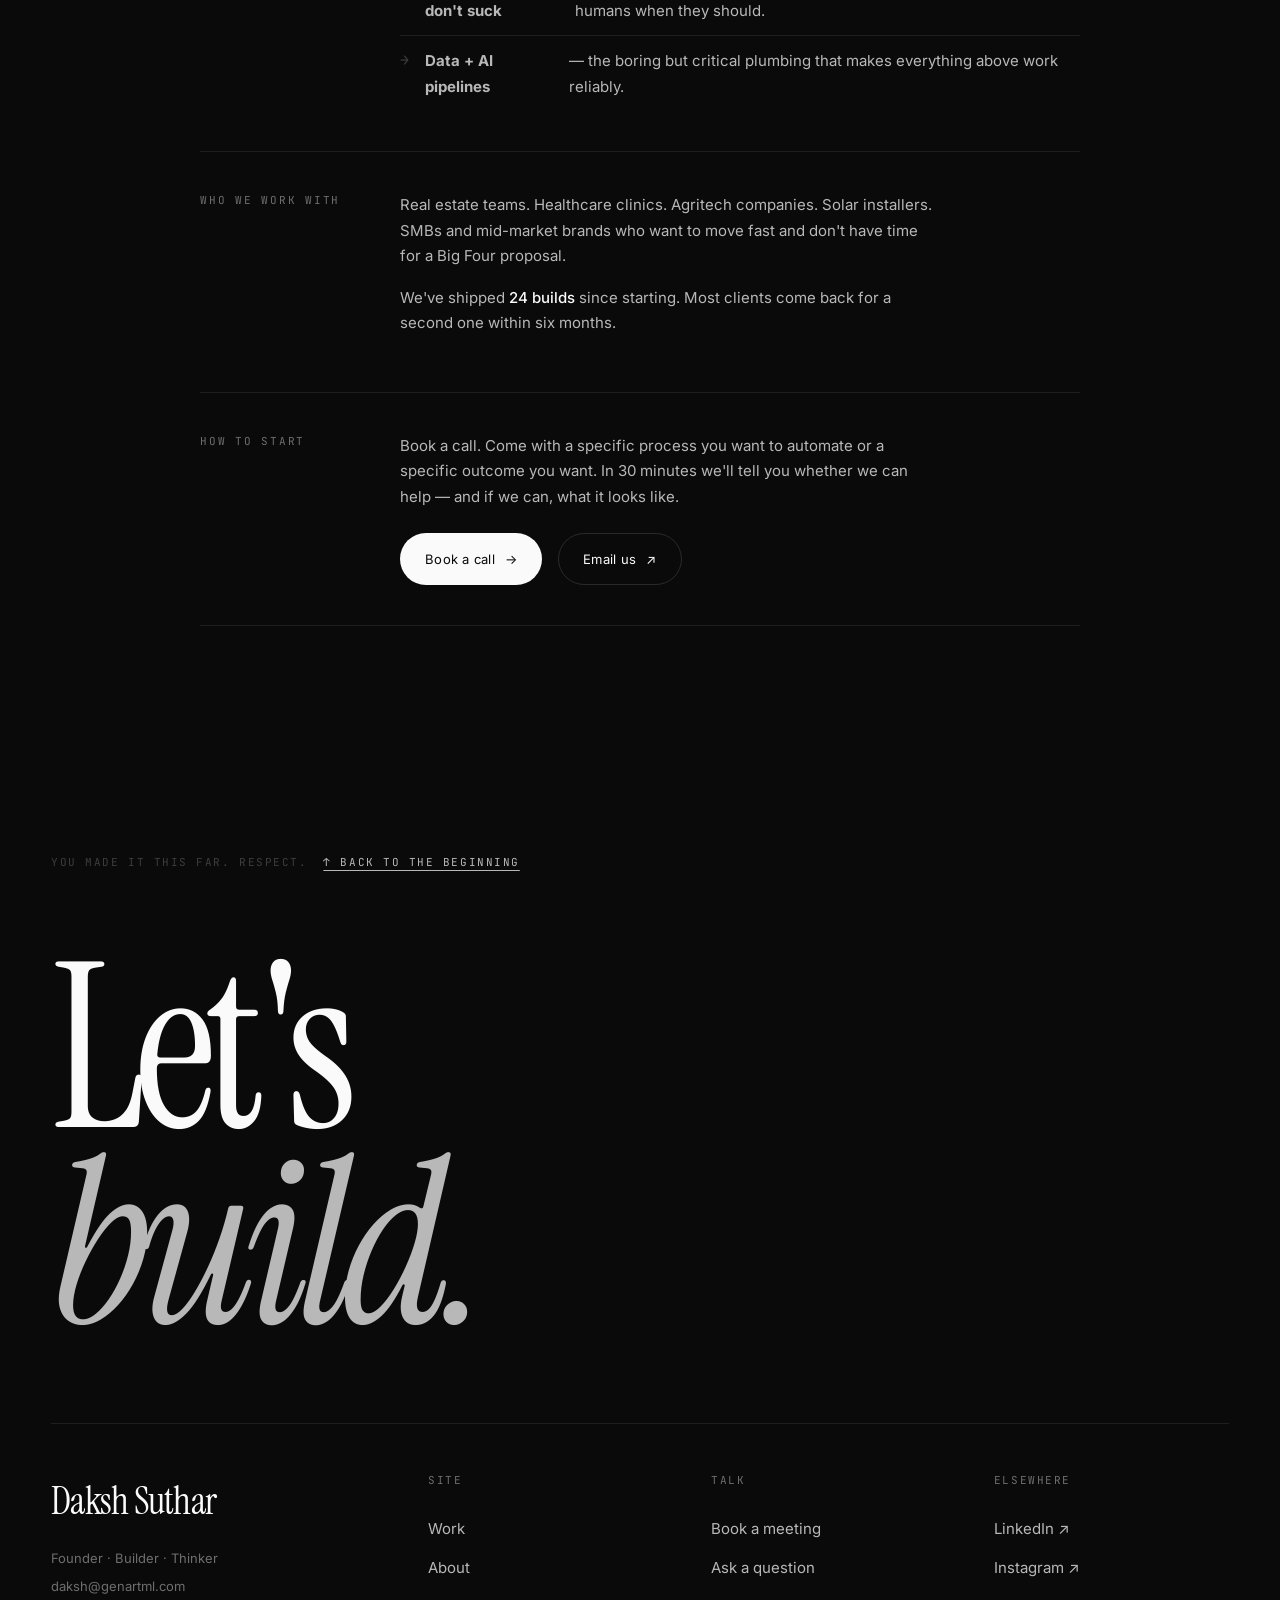
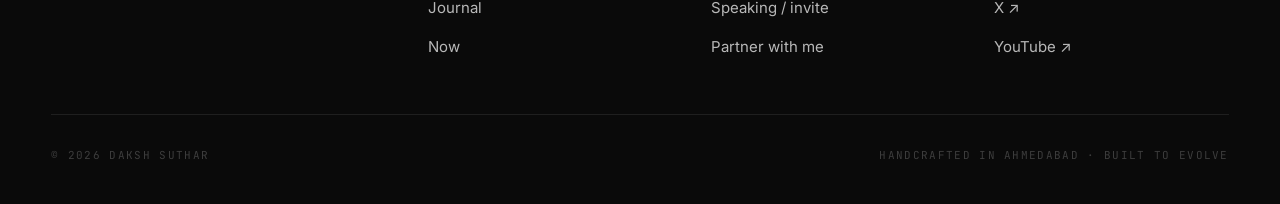
<file: work/genartml.html>
<!DOCTYPE html>
<html lang="en">
<head>
<meta charset="UTF-8" />
<meta name="viewport" content="width=device-width, initial-scale=1.0, viewport-fit=cover" />
<title>Genartml — AI automation studio</title>
<meta name="description" content="Genartml builds AI automation, voice agents, and custom AI systems for teams that can't wait for enterprise software to catch up." />
<meta name="theme-color" content="#0A0A0A" />
<link rel="preconnect" href="https://fonts.googleapis.com">
<link rel="preconnect" href="https://fonts.gstatic.com" crossorigin>
<link href="https://fonts.googleapis.com/css2?family=Instrument+Serif:ital@0;1&family=Inter:wght@300;400;500;600&family=JetBrains+Mono:wght@400;500&display=swap" rel="stylesheet">
<link rel="stylesheet" href="../assets/css/main.css">
    <link rel="icon" type="image/png" href="/favicon.png">
</head>
<body>

<div class="grain" aria-hidden="true"></div>

<nav class="nav" id="nav">
  <a href="../index.html" class="nav__logo">Daksh<em>Suthar</em></a>
  <div class="nav__links">
    <a href="./" class="on">Work</a>
    <a href="../about.html">About</a>
    <a href="../journal/">Journal</a>
    <a href="../now.html">Now</a>
  </div>
  <div class="nav__right">
    <a href="../book.html" class="nav__book"><span>Book a call</span><span class="arrow">→</span></a>
    <button class="nav__menu" onclick="toggleMenu()" aria-label="Menu">Menu</button>
  </div>
</nav>

<div class="mobile-menu" id="mobileMenu">
  <a href="./" onclick="toggleMenu()">Work <em>01</em></a>
  <a href="../about.html" onclick="toggleMenu()">About <em>02</em></a>
  <a href="../journal/" onclick="toggleMenu()">Journal <em>03</em></a>
  <a href="../now.html" onclick="toggleMenu()">Now <em>04</em></a>
  <a href="../book.html" onclick="toggleMenu()">Book <em>05</em></a>
</div>

<section class="page-hero" id="top">
  <div class="page-hero__label">
    <span style="display:inline-block;width:6px;height:6px;border-radius:50%;background:var(--live);animation:pulse 2.4s infinite"></span>
    02 · Live · Studio
  </div>
  <h1 class="page-hero__title">Genartml.<em>AI automation, built for operators.</em></h1>
  <p class="page-hero__sub">
    We build voice agents, workflow automation, and custom AI systems for teams that can't wait for enterprise software to catch up. Fixed scope. Fixed timeline. Real handover.
  </p>
</section>

<section class="case">
  <div class="case__wrap">

    <div class="case__block reveal">
      <div class="case__label">The problem</div>
      <div class="case__body">
        <p>Most Indian and mid-market international businesses have <strong>20+ hours a week</strong> of work that shouldn't exist: manual data entry, appointment confirmations, quote follow-ups, lead routing, invoice chasing.</p>
        <p>They know AI could handle it. What they don't have is <strong>a team that can build it, deploy it, and hand it back running</strong> — without disappearing into a six-month consulting engagement.</p>
      </div>
    </div>

    <div class="case__block reveal">
      <div class="case__label">Our angle</div>
      <div class="case__body">
        <p>We're a small, senior team. We take on <strong>fixed-scope builds with a fixed timeline</strong> — usually four to eight weeks. We ship the working system, train your team on it, and leave real documentation.</p>
        <p>No retainers. No &ldquo;strategic AI transformation&rdquo; theatre. Just: <em>this specific problem, this specific system, this specific date</em>.</p>
      </div>
    </div>

    <div class="case__block reveal">
      <div class="case__label">What we build</div>
      <div class="case__body">
        <ul>
          <li><strong>Voice AI agents</strong> — inbound and outbound calls, appointment booking, lead qualification, in English &amp; Indian languages.</li>
          <li><strong>Workflow automation</strong> — connect your CRM, sheets, email, WhatsApp into flows that run themselves.</li>
          <li><strong>Custom AI integrations</strong> — GPT / Claude / open-source models wired into your internal tools with the guardrails you actually need.</li>
          <li><strong>Chatbots that don't suck</strong> — trained on your product, docs, and past support tickets. Handoff to humans when they should.</li>
          <li><strong>Data + AI pipelines</strong> — the boring but critical plumbing that makes everything above work reliably.</li>
        </ul>
      </div>
    </div>

    <div class="case__block reveal">
      <div class="case__label">Who we work with</div>
      <div class="case__body">
        <p>Real estate teams. Healthcare clinics. Agritech companies. Solar installers. SMBs and mid-market brands who want to move fast and don't have time for a Big Four proposal.</p>
        <p>We've shipped <strong>24 builds</strong> since starting. Most clients come back for a second one within six months.</p>
      </div>
    </div>

    <div class="case__block reveal">
      <div class="case__label">How to start</div>
      <div class="case__body">
        <p>Book a call. Come with a specific process you want to automate or a specific outcome you want. In 30 minutes we'll tell you whether we can help — and if we can, what it looks like.</p>
        <div style="display:flex;gap:16px;margin-top:24px;flex-wrap:wrap">
          <a href="../book.html" class="btn btn--primary">Book a call <span class="arrow">→</span></a>
          <a href="mailto:daksh@genartml.com?subject=Genartml%20project%20inquiry" class="btn btn--ghost">Email us <span class="arrow">↗</span></a>
        </div>
      </div>
    </div>

  </div>
</section>

<footer class="footer">
  <div class="footer__respect">
    <span>You made it this far. Respect.</span>
    <a href="#top" class="footer__up">↑ Back to the beginning</a>
  </div>
  <div class="footer__huge">Let's<br><em>build.</em></div>
  <div class="footer__grid">
    <div class="footer__col">
      <div class="footer__mark">Daksh Suthar</div>
      <div class="footer__tag">Founder · Builder · Thinker</div>
      <div class="footer__tag" style="margin-top:8px">daksh@genartml.com</div>
    </div>
    <div class="footer__col"><h4>Site</h4><a href="./">Work</a><a href="../about.html">About</a><a href="../journal/">Journal</a><a href="../now.html">Now</a></div>
    <div class="footer__col"><h4>Talk</h4><a href="../book.html">Book a meeting</a><a href="../ask.html">Ask a question</a><a href="../contact.html">Speaking / invite</a><a href="../contact.html">Partner with me</a></div>
    <div class="footer__col"><h4>Elsewhere</h4><a href="https://linkedin.com/in/daksh-suthar" target="_blank" rel="noopener">LinkedIn ↗</a><a href="https://instagram.com/daksh.suthar" target="_blank" rel="noopener">Instagram ↗</a><a href="https://x.com/dakshsuthar" target="_blank" rel="noopener">X ↗</a><a href="https://youtube.com/@dakshsuthar" target="_blank" rel="noopener">YouTube ↗</a></div>
  </div>
  <div class="footer__base"><span>© 2026 Daksh Suthar</span><span>Handcrafted in Ahmedabad · Built to evolve</span></div>
</footer>

<div class="status" onclick="openCmd()"><span class="dot"></span><span>Building</span><span class="sep">·</span><span class="mo-hide"><span class="k">Now:</span> Extuter launch</span><span class="sep mo-hide">·</span><span id="statusClock">--:-- IST</span></div>
<div class="kbd-hint">Try <kbd>⌘</kbd><kbd>K</kbd></div>

<div class="cmd" id="cmd">
  <div class="cmd__box">
    <input class="cmd__input" id="cmdInput" placeholder="Search or jump to…" />
    <div class="cmd__list" id="cmdList">
      <a class="cmd__item" href="../index.html"><div class="cmd__icon">H</div><div class="cmd__name">Home</div><div class="cmd__sub">Top</div></a>
      <a class="cmd__item" href="./"><div class="cmd__icon">W</div><div class="cmd__name">Work — all projects</div><div class="cmd__sub">01</div></a>
      <a class="cmd__item" href="extuter.html"><div class="cmd__icon">E</div><div class="cmd__name">Extuter — launching soon</div><div class="cmd__sub">New</div></a>
      <a class="cmd__item" href="genartml.html"><div class="cmd__icon">G</div><div class="cmd__name">Genartml — the studio</div><div class="cmd__sub">Live</div></a>
      <a class="cmd__item" href="evoluter.html"><div class="cmd__icon">V</div><div class="cmd__name">Evoluter — UPSC prep</div><div class="cmd__sub">Beta</div></a>
      <a class="cmd__item" href="../about.html"><div class="cmd__icon">A</div><div class="cmd__name">About Daksh</div><div class="cmd__sub">02</div></a>
      <a class="cmd__item" href="../now.html"><div class="cmd__icon">N</div><div class="cmd__name">Right now</div><div class="cmd__sub">Live</div></a>
      <a class="cmd__item" href="../journal/"><div class="cmd__icon">J</div><div class="cmd__name">Journal</div><div class="cmd__sub">Inside my head</div></a>
      <a class="cmd__item" href="../book.html"><div class="cmd__icon">B</div><div class="cmd__name">Book a meeting</div><div class="cmd__sub">Calendar</div></a>
      <a class="cmd__item" href="../ask.html"><div class="cmd__icon">?</div><div class="cmd__name">Ask Daksh</div><div class="cmd__sub">Anything</div></a>
      <a class="cmd__item" href="../contact.html"><div class="cmd__icon">C</div><div class="cmd__name">Contact / Speaking</div><div class="cmd__sub">Direct</div></a>
      <a class="cmd__item" href="mailto:daksh@genartml.com"><div class="cmd__icon">@</div><div class="cmd__name">Email Daksh</div><div class="cmd__sub">Mail</div></a>
    </div>
    <div class="cmd__foot"><span><kbd>↑</kbd><kbd>↓</kbd> Navigate</span><span><kbd>↵</kbd> Go</span><span><kbd>esc</kbd> Close</span></div>
  </div>
</div>

<script src="../assets/js/main.js"></script>
</body>
</html>
</file>
<file: assets/css/main.css>
/* ═══════════════════════════════════════════════════════════
   DAKSHSUTHAR.COM — Design System
   All tokens, base styles, and components live here.
   ═══════════════════════════════════════════════════════════ */

/* ──────────────────────────────
   TOKENS
   ────────────────────────────── */
:root {
  --bg:      #0A0A0A;
  --bg-2:    #101010;
  --bg-3:    #161616;
  --line:    #1F1F1F;
  --line-2:  #2A2A2A;
  --ink:     #FAFAFA;
  --ink-2:   #B8B8B8;
  --ink-3:   #6E6E6E;
  --ink-4:   #3D3D3D;
  --live:    #7FE7A4;

  --serif: 'Instrument Serif', 'Times New Roman', serif;
  --sans:  'Inter', -apple-system, BlinkMacSystemFont, sans-serif;
  --mono:  'JetBrains Mono', 'SF Mono', Consolas, monospace;

  --s-1: clamp(11px, 0.72vw, 12px);
  --s-2: clamp(13px, 0.9vw, 14px);
  --s-3: clamp(15px, 1.1vw, 17px);
  --s-4: clamp(20px, 1.7vw, 24px);
  --s-5: clamp(28px, 3vw, 40px);
  --s-6: clamp(44px, 6vw, 84px);
  --s-7: clamp(64px, 11vw, 168px);

  --pad-x: clamp(20px, 4vw, 56px);
  --pad-y: clamp(80px, 12vh, 160px);

  --ease: cubic-bezier(.7, 0, .3, 1);
}

/* ──────────────────────────────
   RESET
   ────────────────────────────── */
*, *::before, *::after { box-sizing: border-box; margin: 0; padding: 0; }
html { scroll-behavior: smooth; -webkit-text-size-adjust: 100%; }
body {
  background: var(--bg);
  color: var(--ink);
  font-family: var(--sans);
  font-size: var(--s-3);
  font-weight: 400;
  line-height: 1.55;
  -webkit-font-smoothing: antialiased;
  -moz-osx-font-smoothing: grayscale;
  overflow-x: hidden;
  min-height: 100vh;
}
a { color: inherit; text-decoration: none; }
button { font: inherit; color: inherit; background: none; border: 0; cursor: pointer; }
input, textarea, select { font: inherit; color: inherit; background: none; border: 0; outline: 0; width: 100%; }
img, svg, iframe { display: block; max-width: 100%; }
::selection { background: var(--ink); color: var(--bg); }
:focus-visible { outline: 1px solid var(--ink); outline-offset: 3px; }
@media (prefers-reduced-motion: reduce) {
  * { animation-duration: .001ms !important; transition-duration: .001ms !important; }
}

/* ──────────────────────────────
   GRAIN
   ────────────────────────────── */
.grain {
  position: fixed; inset: 0; z-index: 1000; pointer-events: none;
  opacity: .045; mix-blend-mode: overlay;
  background-image: url("data:image/svg+xml;utf8,<svg xmlns='http://www.w3.org/2000/svg' width='200' height='200'><filter id='n'><feTurbulence type='fractalNoise' baseFrequency='0.9' numOctaves='2' stitchTiles='stitch'/></filter><rect width='100%25' height='100%25' filter='url(%23n)'/></svg>");
}

/* ──────────────────────────────
   NAV
   ────────────────────────────── */
.nav {
  position: fixed; top: 0; left: 0; right: 0; z-index: 100;
  display: flex; align-items: center; justify-content: space-between;
  padding: 20px var(--pad-x);
  backdrop-filter: blur(20px) saturate(1.2);
  -webkit-backdrop-filter: blur(20px) saturate(1.2);
  background: rgba(10, 10, 10, .72);
  border-bottom: 1px solid transparent;
  transition: border-color .3s ease, background .3s ease;
}
.nav.scrolled { border-bottom-color: var(--line); background: rgba(10, 10, 10, .88); }
.nav__logo {
  font-family: var(--serif); font-size: var(--s-4);
  letter-spacing: -0.01em; line-height: 1;
}
.nav__logo em { font-style: italic; color: var(--ink-2); }
.nav__links { display: flex; gap: 36px; font-size: var(--s-2); color: var(--ink-2); }
.nav__links a { position: relative; transition: color .2s ease; }
.nav__links a:hover, .nav__links a.on { color: var(--ink); }
.nav__links a::after {
  content: ''; position: absolute; left: 0; right: 0; bottom: -6px; height: 1px;
  background: var(--ink); transform: scaleX(0); transform-origin: left;
  transition: transform .3s var(--ease);
}
.nav__links a:hover::after, .nav__links a.on::after { transform: scaleX(1); }
.nav__right { display: flex; align-items: center; gap: 24px; }
.nav__book {
  display: inline-flex; align-items: center; gap: 8px;
  padding: 10px 16px; font-size: var(--s-2); letter-spacing: .02em;
  border: 1px solid var(--line-2); border-radius: 999px;
  transition: background .25s ease, border-color .25s ease, color .25s ease;
}
.nav__book:hover { background: var(--ink); color: var(--bg); border-color: var(--ink); }
.nav__book .arrow { transition: transform .25s ease; }
.nav__book:hover .arrow { transform: translateX(3px); }
.nav__menu { display: none; }

@media (max-width: 820px) {
  .nav__links { display: none; }
  .nav__menu {
    display: inline-flex; align-items: center; gap: 8px; padding: 10px 14px;
    border: 1px solid var(--line-2); border-radius: 999px; font-size: var(--s-2);
  }
  .nav__book span:not(.arrow) { display: none; }
  .nav__book { padding: 10px 14px; }
}

/* Mobile menu overlay */
.mobile-menu {
  position: fixed; inset: 0; z-index: 99; background: var(--bg);
  display: flex; flex-direction: column; justify-content: center; align-items: flex-start;
  padding: 0 var(--pad-x); gap: 20px;
  transform: translateY(-100%); transition: transform .5s var(--ease);
}
.mobile-menu.open { transform: translateY(0); }
.mobile-menu a {
  font-family: var(--serif); font-size: clamp(40px, 10vw, 72px);
  line-height: 1; letter-spacing: -0.02em;
}
.mobile-menu a em { color: var(--ink-3); font-style: italic; font-size: .5em; margin-left: 12px; }

/* ──────────────────────────────
   BUTTONS
   ────────────────────────────── */
.btn {
  display: inline-flex; align-items: center; gap: 10px;
  padding: 14px 24px; font-size: var(--s-2); letter-spacing: .02em;
  border-radius: 999px; border: 1px solid transparent;
  transition: background .25s ease, color .25s ease, border-color .25s ease, transform .25s ease;
  cursor: pointer;
}
.btn--primary { background: var(--ink); color: var(--bg); }
.btn--primary:hover { transform: translateY(-2px); }
.btn--ghost { border-color: var(--line-2); color: var(--ink); }
.btn--ghost:hover { border-color: var(--ink-2); background: var(--bg-2); }
.btn .arrow { transition: transform .3s ease; display: inline-block; }
.btn:hover .arrow { transform: translate(3px, -3px); }
.btn:disabled { opacity: .4; cursor: not-allowed; }
.btn:disabled:hover { transform: none; }

/* ──────────────────────────────
   SECTION SHELL
   ────────────────────────────── */
.section { padding: var(--pad-y) var(--pad-x); position: relative; }
.section--tight { padding-block: clamp(48px, 8vh, 96px); }
.section__head {
  display: flex; align-items: baseline; justify-content: space-between;
  gap: 24px; margin-bottom: 80px; flex-wrap: wrap;
  border-top: 1px solid var(--line); padding-top: 32px;
}
.section__label {
  font-family: var(--mono); font-size: var(--s-1); text-transform: uppercase;
  letter-spacing: .16em; color: var(--ink-3);
}
.section__title {
  font-family: var(--serif); font-weight: 400;
  font-size: var(--s-5); line-height: 1; letter-spacing: -0.02em;
}
.section__title em { font-style: italic; color: var(--ink-2); }

/* ──────────────────────────────
   HERO (shared)
   ────────────────────────────── */
.hero {
  min-height: 100svh;
  padding: 120px var(--pad-x) 100px;
  display: flex; flex-direction: column; justify-content: center;
  position: relative;
}
.hero__eyebrow {
  display: flex; align-items: center; gap: 12px;
  font-family: var(--mono); font-size: var(--s-1); text-transform: uppercase;
  letter-spacing: .14em; color: var(--ink-3); margin-bottom: 48px;
  opacity: 0; animation: fadeUp .8s ease .2s forwards;
}
.hero__eyebrow .dot {
  width: 6px; height: 6px; border-radius: 50%; background: var(--live);
  box-shadow: 0 0 0 0 rgba(127, 231, 164, .6);
  animation: pulse 2.4s infinite;
}
.hero__name {
  font-family: var(--serif); font-weight: 400;
  font-size: var(--s-6); line-height: .95; letter-spacing: -0.03em;
  margin-bottom: 32px;
  opacity: 0; animation: fadeUp .9s ease .35s forwards;
}
.hero__headline {
  font-family: var(--serif); font-weight: 400;
  font-size: var(--s-7); line-height: .9; letter-spacing: -0.045em;
  max-width: 14ch; margin-bottom: 56px;
}
.hero__headline .word { display: inline-block; overflow: hidden; vertical-align: top; }
.hero__headline .word span {
  display: inline-block; transform: translateY(110%);
  animation: rise .9s var(--ease) forwards;
}
.hero__headline em { font-style: italic; color: var(--ink-2); }
.hero__sub {
  max-width: 52ch; color: var(--ink-2); font-size: var(--s-3);
  line-height: 1.6; margin-bottom: 48px;
  opacity: 0; animation: fadeUp .9s ease 1.4s forwards;
}
.hero__ctas {
  display: flex; gap: 16px; flex-wrap: wrap;
  opacity: 0; animation: fadeUp .9s ease 1.6s forwards;
}
.hero__scroll {
  position: absolute; bottom: 32px; left: var(--pad-x);
  display: flex; align-items: center; gap: 12px;
  font-family: var(--mono); font-size: var(--s-1); text-transform: uppercase;
  letter-spacing: .14em; color: var(--ink-3);
  opacity: 0; animation: fadeUp .9s ease 1.8s forwards;
}
.hero__scroll .line {
  width: 1px; height: 32px;
  background: linear-gradient(to bottom, var(--ink-3), transparent);
  animation: drop 2s ease infinite;
}
.hero__meta {
  position: absolute; bottom: 32px; right: var(--pad-x);
  text-align: right; font-family: var(--mono); font-size: var(--s-1);
  color: var(--ink-3); text-transform: uppercase; letter-spacing: .14em;
  opacity: 0; animation: fadeUp .9s ease 1.8s forwards;
}
.hero__meta .k { color: var(--ink-4); display: block; margin-bottom: 4px; }
@media (max-width: 640px) { .hero__meta { display: none; } }

/* Page hero (smaller — for interior pages) */
.page-hero {
  padding: 160px var(--pad-x) 80px;
  border-bottom: 1px solid var(--line);
}
.page-hero__label {
  font-family: var(--mono); font-size: var(--s-1); text-transform: uppercase;
  letter-spacing: .16em; color: var(--ink-3); margin-bottom: 32px;
  display: flex; align-items: center; gap: 12px;
}
.page-hero__title {
  font-family: var(--serif); font-weight: 400;
  font-size: clamp(48px, 8vw, 128px); line-height: .92; letter-spacing: -0.04em;
  margin-bottom: 32px; max-width: 16ch;
}
.page-hero__title em { font-style: italic; color: var(--ink-2); }
.page-hero__sub {
  color: var(--ink-2); max-width: 56ch; font-size: var(--s-3); line-height: 1.6;
}

/* ──────────────────────────────
   EXTUTER LAUNCH BANNER
   ────────────────────────────── */
.launch-banner {
  border-top: 1px solid var(--line);
  border-bottom: 1px solid var(--line);
  background:
    linear-gradient(90deg, transparent, rgba(127, 231, 164, .03), transparent),
    var(--bg-2);
  padding: 20px var(--pad-x);
  display: flex; align-items: center; gap: 24px; flex-wrap: wrap;
  font-family: var(--mono); font-size: var(--s-2);
  overflow: hidden; position: relative;
}
.launch-banner__pulse {
  display: inline-flex; align-items: center; gap: 10px;
  color: var(--live); text-transform: uppercase; letter-spacing: .14em;
  font-size: var(--s-1);
}
.launch-banner__pulse .d {
  width: 8px; height: 8px; border-radius: 50%; background: var(--live);
  box-shadow: 0 0 0 0 rgba(127, 231, 164, .5);
  animation: pulse 2s infinite;
}
.launch-banner__text { color: var(--ink-2); flex: 1; min-width: 200px; }
.launch-banner__text strong { color: var(--ink); font-weight: 500; }
.launch-banner__cta {
  color: var(--ink); display: inline-flex; align-items: center; gap: 8px;
  border-bottom: 1px solid var(--ink-3); padding-bottom: 2px;
  transition: border-color .2s ease;
}
.launch-banner__cta:hover { border-color: var(--ink); }

/* ──────────────────────────────
   PRODUCT LIST (building)
   ────────────────────────────── */
.building__list { border-top: 1px solid var(--line); }
.building__row {
  display: grid;
  grid-template-columns: 60px 1.4fr 2.2fr 120px 24px;
  gap: 24px; align-items: center;
  padding: 32px 0; border-bottom: 1px solid var(--line);
  transition: padding .4s var(--ease), background .4s ease;
  position: relative;
}
.building__row::before {
  content: ''; position: absolute; inset: 0;
  background: linear-gradient(90deg, transparent, rgba(250, 250, 250, .02));
  opacity: 0; transition: opacity .4s ease;
}
.building__row:hover { padding-left: 24px; padding-right: 24px; }
.building__row:hover::before { opacity: 1; }
.building__num { font-family: var(--mono); font-size: var(--s-1); color: var(--ink-3); letter-spacing: .12em; }
.building__name {
  font-family: var(--serif); font-size: var(--s-4);
  letter-spacing: -0.01em; line-height: 1.1;
  transition: transform .4s var(--ease);
}
.building__row:hover .building__name { transform: translateX(8px); }
.building__desc { color: var(--ink-2); font-size: var(--s-2); line-height: 1.5; }
.building__status {
  display: inline-flex; align-items: center; gap: 8px;
  font-family: var(--mono); font-size: var(--s-1);
  text-transform: uppercase; letter-spacing: .12em; color: var(--ink-3);
}
.building__status .s { width: 6px; height: 6px; border-radius: 50%; }
.building__status.live .s { background: var(--live); animation: pulse 2.4s infinite; }
.building__status.beta .s { background: var(--ink-2); }
.building__status.soon .s { background: var(--ink-4); }
.building__arrow { color: var(--ink-3); transition: color .3s ease, transform .3s ease; }
.building__row:hover .building__arrow { color: var(--ink); transform: translate(4px, -4px); }

@media (max-width: 900px) {
  .building__row {
    grid-template-columns: 40px 1fr 24px;
    grid-template-rows: auto auto auto;
    row-gap: 12px; padding: 28px 0;
  }
  .building__num { grid-column: 1; grid-row: 1; }
  .building__name { grid-column: 2; grid-row: 1; font-size: var(--s-4); }
  .building__arrow { grid-column: 3; grid-row: 1; align-self: center; }
  .building__desc { grid-column: 1 / -1; grid-row: 2; }
  .building__status { grid-column: 1 / -1; grid-row: 3; }
}

/* ──────────────────────────────
   PROOF STRIP
   ────────────────────────────── */
.proof { padding: 80px var(--pad-x); border-top: 1px solid var(--line); border-bottom: 1px solid var(--line); }
.proof__grid { display: grid; grid-template-columns: repeat(4, 1fr); gap: 40px; }
.proof__stat { border-left: 1px solid var(--line); padding-left: 20px; }
.proof__stat:first-child { border-left: 0; padding-left: 0; }
.proof__n { font-family: var(--serif); font-size: clamp(48px, 6vw, 84px); line-height: 1; letter-spacing: -0.03em; }
.proof__l { font-family: var(--mono); font-size: var(--s-1); text-transform: uppercase; letter-spacing: .14em; color: var(--ink-3); margin-top: 12px; }
@media (max-width: 640px) {
  .proof__grid { grid-template-columns: repeat(2, 1fr); gap: 32px; }
  .proof__stat:nth-child(3) { border-left: 0; padding-left: 0; }
}

/* ──────────────────────────────
   ABOUT
   ────────────────────────────── */
.about { background: var(--bg-2); }
.about__grid { display: grid; grid-template-columns: 1.2fr 1fr; gap: 80px; align-items: start; }
.about__title {
  font-family: var(--serif); font-size: clamp(72px, 12vw, 180px);
  line-height: .88; letter-spacing: -0.04em; margin-bottom: 40px;
}
.about__title em {
  font-style: italic; color: var(--ink-2); display: block;
  font-size: .42em; letter-spacing: -0.01em; margin-top: 8px;
}
.about__body p { color: var(--ink-2); font-size: var(--s-3); line-height: 1.7; margin-bottom: 20px; max-width: 44ch; }
.about__body p strong { color: var(--ink); font-weight: 500; }

.timeline { margin-top: 64px; border-top: 1px solid var(--line); }
.timeline__row {
  display: grid; grid-template-columns: 80px 1fr; gap: 32px;
  padding: 24px 0; border-bottom: 1px solid var(--line); align-items: baseline;
}
.timeline__year { font-family: var(--mono); font-size: var(--s-2); color: var(--ink-3); letter-spacing: .06em; }
.timeline__row.now .timeline__year { color: var(--live); }
.timeline__text { font-family: var(--serif); font-size: var(--s-4); line-height: 1.2; letter-spacing: -0.01em; }
.timeline__text em { font-style: italic; color: var(--ink-2); }

@media (max-width: 820px) { .about__grid { grid-template-columns: 1fr; gap: 48px; } }

/* ──────────────────────────────
   MANIFESTO
   ────────────────────────────── */
.manifesto { padding: 0; }
.manifesto__stage {
  min-height: 100vh; position: relative;
  display: flex; align-items: center; justify-content: flex-start;
  padding: 0 var(--pad-x); border-top: 1px solid var(--line);
}
.manifesto__label {
  position: absolute; top: 32px; left: var(--pad-x);
  font-family: var(--mono); font-size: var(--s-1); text-transform: uppercase;
  letter-spacing: .16em; color: var(--ink-3);
  display: flex; align-items: center; gap: 12px;
}
.manifesto__label .idx { color: var(--ink); }
.manifesto__quote {
  font-family: var(--serif); font-weight: 400;
  font-size: clamp(48px, 8vw, 128px);
  line-height: .95; letter-spacing: -0.035em;
  max-width: 16ch;
  transition: opacity .8s ease, transform .8s ease;
}
.manifesto__quote em { font-style: italic; color: var(--ink-2); }
.manifesto__quote .gt {
  color: var(--ink-3); margin: 0 .2em;
  font-family: var(--mono); font-size: .7em; vertical-align: .15em;
}
.manifesto__dots { position: absolute; bottom: 48px; left: var(--pad-x); display: flex; gap: 8px; }
.manifesto__dots span { width: 24px; height: 2px; background: var(--line-2); transition: background .4s ease; }
.manifesto__dots span.on { background: var(--ink); }

/* ──────────────────────────────
   NOW
   ────────────────────────────── */
.now { background: var(--bg-2); }
.now__list { display: flex; flex-direction: column; }
.now__row {
  display: grid; grid-template-columns: 60px 1fr auto; gap: 24px;
  padding: 28px 0; border-bottom: 1px solid var(--line); align-items: baseline;
  transition: padding .3s ease;
}
.now__row:hover { padding-left: 16px; }
.now__num { font-family: var(--mono); font-size: var(--s-2); color: var(--ink-4); letter-spacing: .08em; }
.now__task { font-family: var(--serif); font-size: var(--s-5); line-height: 1.15; letter-spacing: -0.015em; }
.now__task em { font-style: italic; color: var(--ink-2); }
.now__meta { font-family: var(--mono); font-size: var(--s-1); color: var(--ink-3); text-transform: uppercase; letter-spacing: .12em; }
.now__stamp {
  margin-top: 56px; display: flex; align-items: center; gap: 12px;
  font-family: var(--mono); font-size: var(--s-1); color: var(--ink-3);
  text-transform: uppercase; letter-spacing: .12em;
}
.now__stamp .dot { width: 6px; height: 6px; border-radius: 50%; background: var(--live); }
@media (max-width: 640px) {
  .now__row { grid-template-columns: 40px 1fr; row-gap: 6px; }
  .now__meta { grid-column: 2; }
  .now__task { font-size: clamp(24px, 6vw, 40px); }
}

/* ──────────────────────────────
   JOURNAL
   ────────────────────────────── */
.journal__grid {
  display: grid; grid-template-columns: repeat(2, 1fr); gap: 1px;
  background: var(--line); border: 1px solid var(--line);
}
.journal__card {
  background: var(--bg); padding: 48px 40px;
  display: flex; flex-direction: column; gap: 32px;
  min-height: 340px; position: relative;
  transition: background .35s ease;
  cursor: pointer; text-decoration: none;
}
.journal__card:hover { background: var(--bg-2); }
.journal__meta {
  display: flex; align-items: center; gap: 16px;
  font-family: var(--mono); font-size: var(--s-1); text-transform: uppercase;
  letter-spacing: .14em; color: var(--ink-3);
}
.journal__cat { padding: 4px 10px; border: 1px solid var(--line-2); border-radius: 999px; color: var(--ink-2); }
.journal__title {
  font-family: var(--serif); font-size: var(--s-5); line-height: 1.05;
  letter-spacing: -0.02em; margin-top: auto; color: var(--ink);
}
.journal__title em { font-style: italic; color: var(--ink-2); }
.journal__read {
  display: inline-flex; align-items: center; gap: 8px;
  font-family: var(--mono); font-size: var(--s-1); text-transform: uppercase;
  letter-spacing: .12em; color: var(--ink-3);
  transition: color .3s ease;
}
.journal__card:hover .journal__read { color: var(--ink); }
.journal__card:hover .journal__read .arrow { transform: translateX(4px); }
.journal__read .arrow { transition: transform .3s ease; }

@media (max-width: 820px) {
  .journal__grid { grid-template-columns: 1fr; }
  .journal__card { padding: 40px 28px; min-height: 260px; }
}

/* ──────────────────────────────
   BOOKING
   ────────────────────────────── */
.book { background: var(--bg-2); }
.book__wrap { max-width: 920px; margin: 0 auto; }
.book__lede {
  font-family: var(--serif); font-size: clamp(36px, 5vw, 64px);
  line-height: 1.05; letter-spacing: -0.025em; margin-bottom: 24px;
}
.book__lede em { font-style: italic; color: var(--ink-2); }
.book__sub { color: var(--ink-2); max-width: 52ch; margin-bottom: 64px; font-size: var(--s-3); line-height: 1.6; }

.steps {
  display: flex; gap: 32px; margin-bottom: 48px;
  font-family: var(--mono); font-size: var(--s-1); text-transform: uppercase;
  letter-spacing: .14em; color: var(--ink-4); flex-wrap: wrap;
}
.steps span { display: flex; align-items: center; gap: 8px; }
.steps span.on { color: var(--ink); }
.steps span.done { color: var(--ink-3); }
.steps .num {
  width: 22px; height: 22px; border: 1px solid var(--line-2); border-radius: 50%;
  display: inline-flex; align-items: center; justify-content: center; font-size: 10px;
}
.steps .on .num { border-color: var(--ink); background: var(--ink); color: var(--bg); }
.steps .done .num { border-color: var(--ink-3); color: var(--ink-3); }

.step-panel { display: none; }
.step-panel.on { display: block; animation: fadeUp .5s ease forwards; }

.step-q {
  font-family: var(--serif); font-size: clamp(24px, 3.2vw, 36px);
  line-height: 1.15; letter-spacing: -0.015em; margin-bottom: 32px;
}
.chips { display: flex; flex-wrap: wrap; gap: 10px; margin-bottom: 40px; }
.chip {
  padding: 12px 18px; border: 1px solid var(--line-2); border-radius: 999px;
  font-size: var(--s-2); color: var(--ink-2);
  transition: all .2s ease;
}
.chip:hover { border-color: var(--ink-2); color: var(--ink); }
.chip.on { background: var(--ink); color: var(--bg); border-color: var(--ink); }

.field { padding: 20px 0; border-bottom: 1px solid var(--line-2); transition: border-color .2s ease; }
.field:focus-within { border-color: var(--ink); }
.field label {
  display: block; font-family: var(--mono); font-size: var(--s-1);
  text-transform: uppercase; letter-spacing: .14em; color: var(--ink-3); margin-bottom: 8px;
}
.field input, .field textarea { font-size: var(--s-3); padding: 6px 0; }
.field textarea { resize: vertical; min-height: 96px; line-height: 1.5; }
.field-grid { display: grid; grid-template-columns: 1fr 1fr; gap: 32px; margin-bottom: 40px; }
@media (max-width: 640px) { .field-grid { grid-template-columns: 1fr; gap: 0; } }

.step-actions {
  display: flex; justify-content: space-between; align-items: center; margin-top: 48px;
  padding-top: 32px; border-top: 1px solid var(--line); gap: 16px; flex-wrap: wrap;
}
.step-actions .back { font-family: var(--mono); font-size: var(--s-2); color: var(--ink-3); transition: color .2s ease; }
.step-actions .back:hover { color: var(--ink); }

/* Cal.com embed styled */
.cal-embed-wrap {
  background: var(--bg);
  border: 1px solid var(--line-2);
  border-radius: 16px;
  overflow: hidden;
  min-height: 640px;
  position: relative;
}
@media (max-width: 640px) {
  .cal-embed-wrap { min-height: 560px; border-radius: 12px; }
  .steps { gap: 16px; font-size: 10px; }
  .chip { padding: 10px 14px; font-size: var(--s-2); }
  .step-actions { flex-direction: column; align-items: stretch; }
  .step-actions .btn { justify-content: center; width: 100%; }
  .step-actions .back { text-align: center; padding: 12px 0; }
}
.cal-embed-loading {
  position: absolute; inset: 0;
  display: flex; flex-direction: column; align-items: center; justify-content: center;
  gap: 16px; color: var(--ink-3);
  font-family: var(--mono); font-size: var(--s-1); text-transform: uppercase; letter-spacing: .14em;
  pointer-events: none;
}
.cal-embed-loading .l {
  width: 32px; height: 32px; border: 1px solid var(--line-2);
  border-top-color: var(--ink); border-radius: 50%;
  animation: spin 1s linear infinite;
}

/* ──────────────────────────────
   ASK
   ────────────────────────────── */
.ask__wrap { max-width: 780px; }
.ask__q { font-family: var(--serif); font-size: clamp(36px, 5vw, 64px); line-height: 1.05; letter-spacing: -0.025em; margin-bottom: 16px; }
.ask__sub { color: var(--ink-2); margin-bottom: 48px; font-size: var(--s-3); }
.ask__form {
  border: 1px solid var(--line-2); border-radius: 16px; padding: 24px;
  display: flex; gap: 16px; align-items: flex-end;
  transition: border-color .2s ease;
}
.ask__form:focus-within { border-color: var(--ink); }
.ask__form textarea { resize: none; min-height: 60px; font-size: var(--s-3); line-height: 1.5; }
.ask__send {
  padding: 12px 20px; background: var(--ink); color: var(--bg);
  border-radius: 999px; font-size: var(--s-2); letter-spacing: .02em;
  display: inline-flex; align-items: center; gap: 8px; white-space: nowrap;
  transition: transform .2s ease;
}
.ask__send:hover { transform: translateY(-2px); }
.ask__examples { display: flex; flex-wrap: wrap; gap: 8px; margin-top: 24px; }
.ask__ex {
  padding: 8px 14px; border: 1px solid var(--line-2); border-radius: 999px;
  font-size: var(--s-2); color: var(--ink-3); cursor: pointer;
  transition: all .2s ease;
}
.ask__ex:hover { color: var(--ink); border-color: var(--ink-3); }

.ask__thanks {
  padding: 48px 32px; border: 1px solid var(--line-2); border-radius: 16px;
  text-align: center;
}
.ask__thanks h3 { font-family: var(--serif); font-size: var(--s-5); margin-bottom: 12px; }
.ask__thanks p { color: var(--ink-2); }

/* ──────────────────────────────
   FOOTER
   ────────────────────────────── */
.footer { padding: 120px var(--pad-x) 40px; position: relative; }
.footer__respect {
  font-family: var(--mono); font-size: var(--s-1); color: var(--ink-4);
  text-transform: uppercase; letter-spacing: .14em; margin-bottom: 80px;
  display: flex; align-items: center; gap: 16px; flex-wrap: wrap;
}
.footer__respect a { color: var(--ink-2); text-decoration: underline; text-underline-offset: 4px; }
.footer__huge {
  font-family: var(--serif); font-size: clamp(80px, 18vw, 280px);
  line-height: .85; letter-spacing: -0.05em; margin-bottom: 80px;
}
.footer__huge em { font-style: italic; color: var(--ink-2); }
.footer__grid {
  display: grid; grid-template-columns: 1.4fr 1fr 1fr 1fr; gap: 48px;
  padding-top: 48px; border-top: 1px solid var(--line);
}
.footer__col h4 {
  font-family: var(--mono); font-size: var(--s-1); text-transform: uppercase;
  letter-spacing: .14em; color: var(--ink-3); font-weight: 400; margin-bottom: 20px;
}
.footer__col a { display: block; padding: 8px 0; color: var(--ink-2); transition: color .2s ease, transform .2s ease; }
.footer__col a:hover { color: var(--ink); transform: translateX(4px); }
.footer__mark { font-family: var(--serif); font-size: var(--s-5); letter-spacing: -0.02em; margin-bottom: 16px; }
.footer__tag { color: var(--ink-3); font-size: var(--s-2); }
.footer__base {
  display: flex; justify-content: space-between; align-items: center;
  padding-top: 32px; margin-top: 48px; border-top: 1px solid var(--line);
  font-family: var(--mono); font-size: var(--s-1); color: var(--ink-4);
  text-transform: uppercase; letter-spacing: .12em; gap: 16px; flex-wrap: wrap;
}
.footer__up { display: inline-flex; align-items: center; gap: 8px; color: var(--ink-3); transition: color .2s ease; }
.footer__up:hover { color: var(--ink); }
@media (max-width: 820px) { .footer__grid { grid-template-columns: 1fr 1fr; gap: 40px; } }
@media (max-width: 480px) {
  .footer__grid { grid-template-columns: 1fr; gap: 32px; }
  .footer__base { flex-direction: column; align-items: flex-start; }
}

/* ──────────────────────────────
   COMMAND PALETTE
   ────────────────────────────── */
.cmd {
  position: fixed; inset: 0; z-index: 200;
  background: rgba(0, 0, 0, .7); backdrop-filter: blur(8px);
  display: none; align-items: flex-start; justify-content: center;
  padding-top: 15vh;
}
.cmd.open { display: flex; animation: fadeIn .2s ease; }
.cmd__box {
  width: min(560px, 90vw);
  background: var(--bg-2); border: 1px solid var(--line-2); border-radius: 12px;
  overflow: hidden; box-shadow: 0 40px 80px rgba(0, 0, 0, .5);
  animation: pop .25s cubic-bezier(.2, .9, .3, 1.15);
}
.cmd__input { padding: 20px 24px; border-bottom: 1px solid var(--line); font-size: var(--s-3); }
.cmd__list { max-height: 60vh; overflow: auto; padding: 8px; }
.cmd__item {
  display: flex; align-items: center; gap: 16px;
  padding: 12px 16px; border-radius: 8px; cursor: pointer;
  transition: background .15s ease; text-decoration: none; color: inherit;
}
.cmd__item:hover, .cmd__item.on { background: var(--bg-3); }
.cmd__icon {
  width: 28px; height: 28px; border: 1px solid var(--line-2); border-radius: 6px;
  display: flex; align-items: center; justify-content: center;
  font-family: var(--mono); font-size: 12px; color: var(--ink-3);
}
.cmd__name { flex: 1; font-size: var(--s-2); }
.cmd__sub { font-family: var(--mono); font-size: var(--s-1); color: var(--ink-4); text-transform: uppercase; letter-spacing: .1em; }
.cmd__foot {
  padding: 12px 20px; border-top: 1px solid var(--line);
  display: flex; gap: 24px; font-family: var(--mono); font-size: 11px;
  color: var(--ink-4); text-transform: uppercase; letter-spacing: .12em;
  flex-wrap: wrap;
}
.cmd__foot kbd {
  padding: 2px 6px; border: 1px solid var(--line-2); border-radius: 4px;
  font-family: var(--mono); font-size: 10px; color: var(--ink-2);
}

/* ──────────────────────────────
   STATUS BAR
   ────────────────────────────── */
.status {
  position: fixed; bottom: 16px; left: 16px; z-index: 90;
  display: flex; align-items: center; gap: 12px;
  padding: 8px 14px; background: rgba(10, 10, 10, .85);
  border: 1px solid var(--line); border-radius: 999px;
  font-family: var(--mono); font-size: var(--s-1);
  color: var(--ink-2); text-transform: uppercase; letter-spacing: .12em;
  cursor: pointer; backdrop-filter: blur(12px);
  transition: border-color .3s ease;
}
.status:hover { border-color: var(--line-2); }
.status .dot { width: 6px; height: 6px; border-radius: 50%; background: var(--live); animation: pulse 2.4s infinite; }
.status .sep { color: var(--ink-4); }
.status .k { color: var(--ink-3); }
@media (max-width: 640px) { .status .mo-hide { display: none; } }

.kbd-hint {
  position: fixed; bottom: 16px; right: 16px; z-index: 90;
  padding: 8px 14px; background: rgba(10, 10, 10, .85);
  border: 1px solid var(--line); border-radius: 999px;
  font-family: var(--mono); font-size: var(--s-1);
  color: var(--ink-3); text-transform: uppercase; letter-spacing: .12em;
  backdrop-filter: blur(12px);
}
.kbd-hint kbd {
  padding: 2px 6px; border: 1px solid var(--line-2); border-radius: 4px;
  font-size: 10px; color: var(--ink); margin: 0 2px;
}
@media (max-width: 640px) { .kbd-hint { display: none; } }

/* ──────────────────────────────
   EXTUTER LAUNCH PAGE
   ────────────────────────────── */
.extuter-hero {
  min-height: 100svh;
  padding: 140px var(--pad-x) 80px;
  display: flex; flex-direction: column; justify-content: center;
  border-bottom: 1px solid var(--line);
  position: relative; overflow: hidden;
}
.extuter-hero__badge {
  display: inline-flex; align-items: center; gap: 10px;
  padding: 8px 14px; border: 1px solid var(--live); border-radius: 999px;
  color: var(--live); font-family: var(--mono); font-size: var(--s-1);
  text-transform: uppercase; letter-spacing: .14em;
  width: fit-content; margin-bottom: 40px;
  background: rgba(127, 231, 164, .05);
}
.extuter-hero__badge .d {
  width: 6px; height: 6px; border-radius: 50%; background: var(--live);
  animation: pulse 2s infinite;
}
.extuter-hero__title {
  font-family: var(--serif);
  font-size: clamp(60px, 12vw, 200px);
  line-height: .88; letter-spacing: -0.05em;
  margin-bottom: 40px;
}
.extuter-hero__title em { font-style: italic; color: var(--ink-2); }
.extuter-hero__sub {
  font-family: var(--serif); font-size: clamp(24px, 3vw, 40px);
  line-height: 1.25; letter-spacing: -0.02em; max-width: 24ch;
  color: var(--ink-2); margin-bottom: 48px;
}
.extuter-hero__ctas { display: flex; gap: 16px; flex-wrap: wrap; margin-bottom: 64px; }

.countdown {
  display: flex; gap: 32px; flex-wrap: wrap;
  padding-top: 32px; border-top: 1px solid var(--line);
  max-width: 640px;
}
.countdown__unit { display: flex; flex-direction: column; gap: 4px; }
.countdown__n {
  font-family: var(--serif); font-size: clamp(40px, 5vw, 64px);
  line-height: 1; letter-spacing: -0.02em; color: var(--ink);
}
.countdown__l {
  font-family: var(--mono); font-size: var(--s-1);
  text-transform: uppercase; letter-spacing: .16em; color: var(--ink-3);
}

.feat-grid {
  display: grid; grid-template-columns: repeat(3, 1fr); gap: 1px;
  background: var(--line); border: 1px solid var(--line);
}
.feat-card {
  background: var(--bg); padding: 48px 32px;
  display: flex; flex-direction: column; gap: 24px;
  min-height: 280px;
}
.feat-card__n {
  font-family: var(--mono); font-size: var(--s-1);
  color: var(--ink-4); letter-spacing: .12em;
}
.feat-card__title {
  font-family: var(--serif); font-size: var(--s-4);
  line-height: 1.15; letter-spacing: -0.015em;
}
.feat-card__body { color: var(--ink-2); font-size: var(--s-2); line-height: 1.6; }
@media (max-width: 820px) { .feat-grid { grid-template-columns: 1fr; } }

.waitlist {
  padding: var(--pad-y) var(--pad-x);
  background: var(--bg-2); border-top: 1px solid var(--line);
  text-align: center;
}
.waitlist__wrap { max-width: 640px; margin: 0 auto; }
.waitlist h2 {
  font-family: var(--serif); font-size: clamp(48px, 8vw, 96px);
  line-height: .95; letter-spacing: -0.03em; margin-bottom: 24px;
}
.waitlist h2 em { font-style: italic; color: var(--ink-2); }
.waitlist p { color: var(--ink-2); font-size: var(--s-3); margin-bottom: 48px; }
.waitlist__form {
  display: flex; gap: 8px;
  padding: 8px; border: 1px solid var(--line-2); border-radius: 999px;
  max-width: 480px; margin: 0 auto;
  transition: border-color .2s ease;
}
.waitlist__form:focus-within { border-color: var(--ink); }
.waitlist__form input { padding: 12px 20px; font-size: var(--s-3); }
.waitlist__form button {
  padding: 12px 24px; background: var(--ink); color: var(--bg);
  border-radius: 999px; font-size: var(--s-2); letter-spacing: .02em;
  white-space: nowrap;
  transition: transform .2s ease;
}
.waitlist__form button:hover { transform: translateX(2px); }
.waitlist__count {
  margin-top: 24px;
  font-family: var(--mono); font-size: var(--s-1);
  color: var(--ink-3); text-transform: uppercase; letter-spacing: .14em;
}
.waitlist__count strong { color: var(--live); font-weight: 500; }

/* ──────────────────────────────
   CASE STUDY
   ────────────────────────────── */
.case { padding: var(--pad-y) var(--pad-x); }
.case__wrap { max-width: 880px; margin: 0 auto; }
.case__block {
  padding: 40px 0; border-bottom: 1px solid var(--line);
  display: grid; grid-template-columns: 160px 1fr; gap: 40px;
  align-items: start;
}
.case__label {
  font-family: var(--mono); font-size: var(--s-1);
  text-transform: uppercase; letter-spacing: .16em; color: var(--ink-3);
}
.case__body { font-size: var(--s-3); color: var(--ink-2); line-height: 1.7; }
.case__body h3 { font-family: var(--serif); font-size: var(--s-4); color: var(--ink); margin-bottom: 16px; letter-spacing: -0.01em; }
.case__body p { margin-bottom: 16px; max-width: 60ch; }
.case__body p strong { color: var(--ink); font-weight: 500; }
.case__body ul { list-style: none; padding: 0; }
.case__body ul li {
  padding: 12px 0; border-top: 1px solid var(--line);
  display: flex; gap: 16px;
}
.case__body ul li::before {
  content: '→'; color: var(--ink-4); font-family: var(--mono);
}
@media (max-width: 720px) {
  .case__block { grid-template-columns: 1fr; gap: 20px; }
}

/* ──────────────────────────────
   404
   ────────────────────────────── */
.notfound {
  min-height: 100vh; padding: var(--pad-x);
  display: flex; align-items: center; justify-content: center;
}
.notfound__wrap { text-align: center; max-width: 640px; }
.notfound__n {
  font-family: var(--serif); font-size: clamp(120px, 24vw, 320px);
  line-height: 1; letter-spacing: -0.05em; margin-bottom: 24px;
}
.notfound__n em { font-style: italic; color: var(--ink-2); }
.notfound__t {
  font-family: var(--serif); font-size: clamp(24px, 3vw, 36px);
  line-height: 1.2; margin-bottom: 16px; letter-spacing: -0.015em;
}
.notfound__s { color: var(--ink-2); margin-bottom: 48px; }

/* ──────────────────────────────
   JOURNAL ARTICLE
   ────────────────────────────── */
.article {
  padding: 160px var(--pad-x) var(--pad-y);
  max-width: 780px; margin: 0 auto;
}
.article__meta {
  font-family: var(--mono); font-size: var(--s-1); text-transform: uppercase;
  letter-spacing: .14em; color: var(--ink-3); margin-bottom: 32px;
  display: flex; gap: 16px; flex-wrap: wrap; align-items: center;
}
.article__cat { padding: 4px 10px; border: 1px solid var(--line-2); border-radius: 999px; color: var(--ink-2); }
.article__title {
  font-family: var(--serif); font-size: clamp(40px, 7vw, 88px);
  line-height: .95; letter-spacing: -0.035em; margin-bottom: 32px;
}
.article__title em { font-style: italic; color: var(--ink-2); }
.article__lede { font-size: var(--s-4); color: var(--ink-2); line-height: 1.5; margin-bottom: 64px; max-width: 40ch; }
.article__body { font-size: var(--s-3); color: var(--ink-2); line-height: 1.75; }
.article__body h2 {
  font-family: var(--serif); font-size: clamp(28px, 4vw, 40px); color: var(--ink);
  letter-spacing: -0.02em; margin: 64px 0 20px;
}
.article__body h3 {
  font-family: var(--serif); font-size: var(--s-4); color: var(--ink);
  margin: 40px 0 16px;
}
.article__body p { margin-bottom: 24px; }
.article__body p strong { color: var(--ink); font-weight: 500; }
.article__body blockquote {
  border-left: 2px solid var(--ink-3); padding-left: 24px; margin: 40px 0;
  font-family: var(--serif); font-size: var(--s-4); color: var(--ink);
  font-style: italic;
}
.article__body ul, .article__body ol { margin: 0 0 24px 24px; }
.article__body li { margin-bottom: 8px; }
.article__body a { color: var(--ink); border-bottom: 1px solid var(--ink-3); }
.article__end {
  margin-top: 96px; padding-top: 40px; border-top: 1px solid var(--line);
  font-family: var(--mono); font-size: var(--s-1); color: var(--ink-3);
  text-transform: uppercase; letter-spacing: .14em;
  display: flex; justify-content: space-between; align-items: center; flex-wrap: wrap; gap: 16px;
}

/* ──────────────────────────────
   ANIMATIONS
   ────────────────────────────── */
@keyframes fadeUp { from { opacity: 0; transform: translateY(20px); } to { opacity: 1; transform: translateY(0); } }
@keyframes rise { from { transform: translateY(110%); } to { transform: translateY(0); } }
@keyframes fadeIn { from { opacity: 0; } to { opacity: 1; } }
@keyframes pop { from { opacity: 0; transform: scale(.96) translateY(-8px); } to { opacity: 1; transform: scale(1) translateY(0); } }
@keyframes pulse { 0%, 100% { box-shadow: 0 0 0 0 rgba(127, 231, 164, .5); } 50% { box-shadow: 0 0 0 8px rgba(127, 231, 164, 0); } }
@keyframes drop {
  0% { transform: scaleY(0); transform-origin: top; }
  50% { transform: scaleY(1); transform-origin: top; }
  51% { transform: scaleY(1); transform-origin: bottom; }
  100% { transform: scaleY(0); transform-origin: bottom; }
}
@keyframes spin { to { transform: rotate(360deg); } }

.reveal { opacity: 0; transform: translateY(24px); transition: opacity .8s ease, transform .8s ease; }
.reveal.in { opacity: 1; transform: translateY(0); }
</file>
